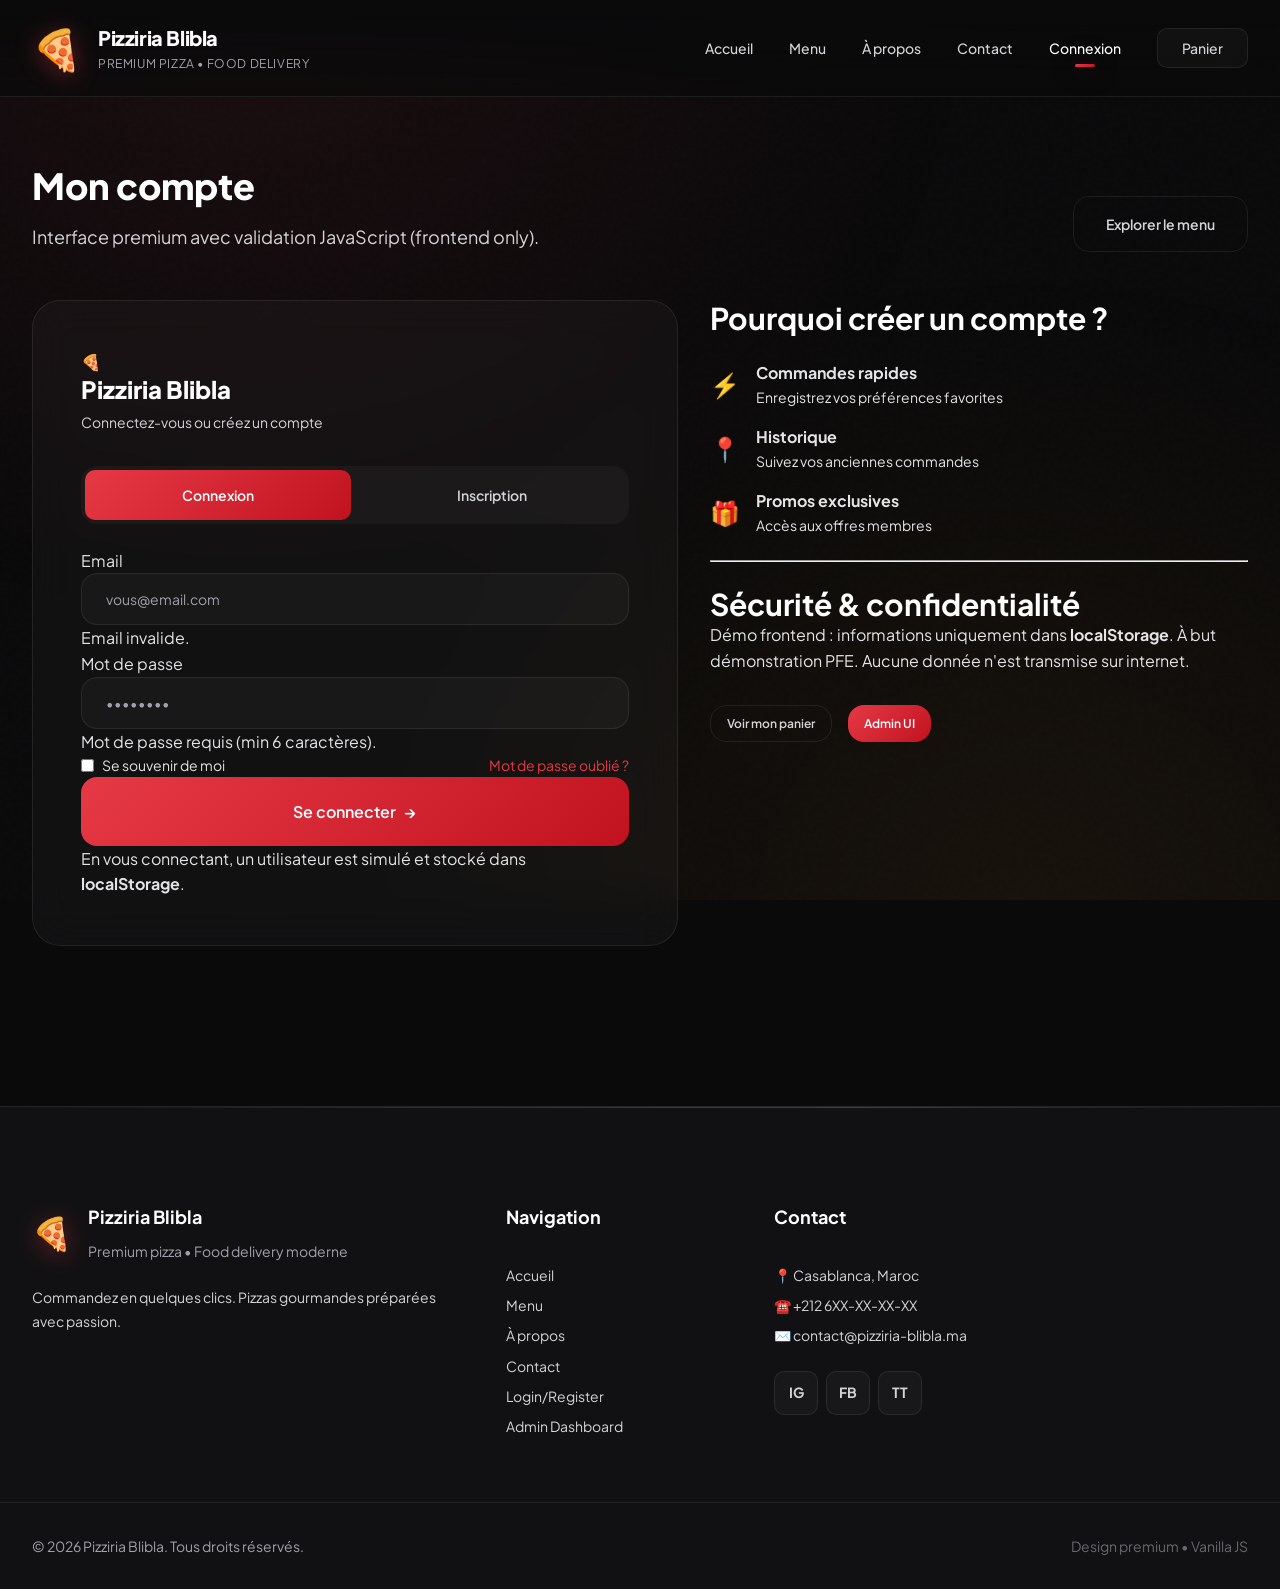
<file: admin.html>
<!DOCTYPE html>
<html lang="fr">
<head>
  <meta charset="UTF-8">
  <meta name="viewport" content="width=device-width, initial-scale=1.0">
  <title>Pizziria Blibla — Admin Dashboard</title>

  <link rel="preconnect" href="https://fonts.googleapis.com">
  <link rel="preconnect" href="https://fonts.gstatic.com" crossorigin>
  <link href="https://fonts.googleapis.com/css2?family=Syne:wght@400;500;600;700;800&family=DM+Sans:wght@300;400;500;600;700&display=swap" rel="stylesheet">

  <link rel="stylesheet" href="styles/admin-new.css">
</head>

<body class="admin-body">

  <!-- Sidebar -->
  <aside class="sidebar" id="sidebar">
    <div class="sidebar-logo">
      <div class="sidebar-logo-icon">🍕</div>
      <div class="sidebar-logo-text">
        <span class="sidebar-logo-name">Pizziria</span>
        <span class="sidebar-logo-sub">Blibla Admin</span>
      </div>
    </div>

    <nav class="sidebar-nav">
      <a class="sidebar-link active" href="#" data-section="overview">
        <svg class="sidebar-icon" viewBox="0 0 24 24" fill="none" stroke="currentColor" stroke-width="2"><rect x="3" y="3" width="7" height="7" rx="1"/><rect x="14" y="3" width="7" height="7" rx="1"/><rect x="3" y="14" width="7" height="7" rx="1"/><rect x="14" y="14" width="7" height="7" rx="1"/></svg>
        <span>Vue d'ensemble</span>
      </a>
      <a class="sidebar-link" href="#" data-section="orders">
        <svg class="sidebar-icon" viewBox="0 0 24 24" fill="none" stroke="currentColor" stroke-width="2"><path d="M9 5H7a2 2 0 00-2 2v12a2 2 0 002 2h10a2 2 0 002-2V7a2 2 0 00-2-2h-2"/><rect x="9" y="3" width="6" height="4" rx="1"/><path d="M9 12h6M9 16h4"/></svg>
        <span>Commandes</span>
        <span class="sidebar-badge" id="sidebarPendingCount">0</span>
      </a>
      <a class="sidebar-link" href="#" data-section="products">
        <svg class="sidebar-icon" viewBox="0 0 24 24" fill="none" stroke="currentColor" stroke-width="2"><circle cx="12" cy="12" r="10"/><path d="M8 12h8M12 8v8"/></svg>
        <span>Produits</span>
      </a>
      <a class="sidebar-link" href="#" data-section="customers">
        <svg class="sidebar-icon" viewBox="0 0 24 24" fill="none" stroke="currentColor" stroke-width="2"><path d="M17 21v-2a4 4 0 00-4-4H5a4 4 0 00-4 4v2"/><circle cx="9" cy="7" r="4"/><path d="M23 21v-2a4 4 0 00-3-3.87M16 3.13a4 4 0 010 7.75"/></svg>
        <span>Clients</span>
      </a>
      <a class="sidebar-link" href="#" data-section="analytics">
        <svg class="sidebar-icon" viewBox="0 0 24 24" fill="none" stroke="currentColor" stroke-width="2"><polyline points="22 12 18 12 15 21 9 3 6 12 2 12"/></svg>
        <span>Analytics</span>
      </a>
    </nav>

    <div class="sidebar-footer">
      <div class="sidebar-stock-alert" id="sidebarStockAlert">
        <svg viewBox="0 0 24 24" fill="none" stroke="currentColor" stroke-width="2" width="14" height="14"><path d="M10.29 3.86L1.82 18a2 2 0 001.71 3h16.94a2 2 0 001.71-3L13.71 3.86a2 2 0 00-3.42 0z"/></svg>
        <span><strong id="sidebarLowStockCount">0</strong> ruptures de stock</span>
      </div>
      <button class="sidebar-logout-btn" id="adminLogoutBtn">
        <svg viewBox="0 0 24 24" fill="none" stroke="currentColor" stroke-width="2" width="16" height="16"><path d="M9 21H5a2 2 0 01-2-2V5a2 2 0 012-2h4"/><polyline points="16 17 21 12 16 7"/><line x1="21" y1="12" x2="9" y2="12"/></svg>
        Déconnexion
      </button>
    </div>
  </aside>

  <!-- Mobile overlay -->
  <div class="sidebar-overlay" id="sidebarOverlay"></div>

  <!-- Main content -->
  <div class="main-wrapper">

    <!-- Topbar -->
    <header class="topbar">
      <button class="topbar-toggle" id="sidebarToggle" aria-label="Menu">
        <span></span><span></span><span></span>
      </button>

      <div class="topbar-title" id="topbarTitle">Vue d'ensemble</div>

      <div class="topbar-actions">
        <a href="menu.html" class="topbar-link">
          <svg viewBox="0 0 24 24" fill="none" stroke="currentColor" stroke-width="2" width="16" height="16"><circle cx="12" cy="12" r="10"/><line x1="2" y1="12" x2="22" y2="12"/><path d="M12 2a15.3 15.3 0 014 10 15.3 15.3 0 01-4 10 15.3 15.3 0 01-4-10 15.3 15.3 0 014-10z"/></svg>
          Voir le menu
        </a>
        <div class="topbar-admin">
          <div class="topbar-admin-dot"></div>
          <span>Admin</span>
        </div>
      </div>
    </header>

    <!-- Main -->
    <main class="main-content" id="main">

      <!-- ========== OVERVIEW ========== -->
      <section class="section" id="section-overview">
        <div class="section-header">
          <div>
            <div class="section-tag">Dashboard</div>
            <h1 class="section-title">Vue d'ensemble</h1>
            <p class="section-sub">Statistiques en temps réel · LocalStorage</p>
          </div>
          <div class="section-actions">
            <button class="btn btn-ghost" id="mockUpdateBtn">
              <svg viewBox="0 0 24 24" fill="none" stroke="currentColor" stroke-width="2" width="15" height="15"><polyline points="23 4 23 10 17 10"/><path d="M20.49 15a9 9 0 11-2.12-9.36L23 10"/></svg>
              Avancer statuts
            </button>
            <button class="btn btn-primary" id="mockSimulateBtn">
              <svg viewBox="0 0 24 24" fill="none" stroke="currentColor" stroke-width="2" width="15" height="15"><line x1="12" y1="5" x2="12" y2="19"/><line x1="5" y1="12" x2="19" y2="12"/></svg>
              Simuler commande
            </button>
          </div>
        </div>

        <!-- Stats cards -->
        <div class="stats-grid">
          <div class="stat-card stat-card--primary">
            <div class="stat-card-icon">
              <svg viewBox="0 0 24 24" fill="none" stroke="currentColor" stroke-width="2"><circle cx="12" cy="12" r="10"/><path d="M8 12h8M12 8v8"/></svg>
            </div>
            <div class="stat-card-body">
              <div class="stat-card-label">Total Produits</div>
              <div class="stat-card-value" id="statTotalProducts">0</div>
            </div>
            <div class="stat-card-trend">
              <svg viewBox="0 0 24 24" fill="none" stroke="currentColor" stroke-width="2" width="14"><polyline points="22 7 13.5 15.5 8.5 10.5 2 17"/></svg>
              menu actif
            </div>
          </div>

          <div class="stat-card stat-card--accent">
            <div class="stat-card-icon">
              <svg viewBox="0 0 24 24" fill="none" stroke="currentColor" stroke-width="2"><path d="M9 5H7a2 2 0 00-2 2v12a2 2 0 002 2h10a2 2 0 002-2V7a2 2 0 00-2-2h-2"/><rect x="9" y="3" width="6" height="4" rx="1"/></svg>
            </div>
            <div class="stat-card-body">
              <div class="stat-card-label">Total Commandes</div>
              <div class="stat-card-value" id="statOrders">0</div>
            </div>
            <div class="stat-card-trend">
              <svg viewBox="0 0 24 24" fill="none" stroke="currentColor" stroke-width="2" width="14"><polyline points="22 7 13.5 15.5 8.5 10.5 2 17"/></svg>
              toutes périodes
            </div>
          </div>

          <div class="stat-card stat-card--green">
            <div class="stat-card-icon">
              <svg viewBox="0 0 24 24" fill="none" stroke="currentColor" stroke-width="2"><line x1="12" y1="1" x2="12" y2="23"/><path d="M17 5H9.5a3.5 3.5 0 000 7h5a3.5 3.5 0 010 7H6"/></svg>
            </div>
            <div class="stat-card-body">
              <div class="stat-card-label">Chiffre d'affaires</div>
              <div class="stat-card-value" id="statRevenue">0 DH</div>
            </div>
            <div class="stat-card-trend">
              <svg viewBox="0 0 24 24" fill="none" stroke="currentColor" stroke-width="2" width="14"><polyline points="22 7 13.5 15.5 8.5 10.5 2 17"/></svg>
              <span id="statRevenueToday">0 DH</span> aujourd'hui
            </div>
          </div>

          <div class="stat-card stat-card--blue">
            <div class="stat-card-icon">
              <svg viewBox="0 0 24 24" fill="none" stroke="currentColor" stroke-width="2"><path d="M17 21v-2a4 4 0 00-4-4H5a4 4 0 00-4 4v2"/><circle cx="9" cy="7" r="4"/></svg>
            </div>
            <div class="stat-card-body">
              <div class="stat-card-label">Clients Actifs</div>
              <div class="stat-card-value" id="statClients">0</div>
            </div>
            <div class="stat-card-trend">
              <svg viewBox="0 0 24 24" fill="none" stroke="currentColor" stroke-width="2" width="14"><polyline points="22 7 13.5 15.5 8.5 10.5 2 17"/></svg>
              clients uniques
            </div>
          </div>
        </div>

        <!-- Secondary widgets -->
        <div class="widgets-row">
          <div class="widget-card widget-card--alert">
            <div class="widget-card-header">
              <div class="widget-card-title">
                <svg viewBox="0 0 24 24" fill="none" stroke="currentColor" stroke-width="2" width="16"><path d="M10.29 3.86L1.82 18a2 2 0 001.71 3h16.94a2 2 0 001.71-3L13.71 3.86a2 2 0 00-3.42 0z"/></svg>
                Ruptures de stock
              </div>
            </div>
            <div class="widget-card-value" id="adminLowStockValue">0</div>
            <div class="widget-card-sub">produits indisponibles dans le menu</div>
          </div>

          <div class="widget-card widget-card--orders">
            <div class="widget-card-header">
              <div class="widget-card-title">
                <svg viewBox="0 0 24 24" fill="none" stroke="currentColor" stroke-width="2" width="16"><circle cx="12" cy="12" r="10"/><polyline points="12 6 12 12 16 14"/></svg>
                En attente
              </div>
            </div>
            <div class="widget-card-value" id="statPending">0</div>
            <div class="widget-card-sub">commandes à traiter</div>
          </div>

          <div class="widget-card widget-card--delivered">
            <div class="widget-card-header">
              <div class="widget-card-title">
                <svg viewBox="0 0 24 24" fill="none" stroke="currentColor" stroke-width="2" width="16"><polyline points="20 6 9 17 4 12"/></svg>
                Livrées
              </div>
            </div>
            <div class="widget-card-value" id="statDelivered">0</div>
            <div class="widget-card-sub">commandes complétées</div>
          </div>

          <div class="widget-card widget-card--chart">
            <div class="widget-card-header">
              <div class="widget-card-title">
                <svg viewBox="0 0 24 24" fill="none" stroke="currentColor" stroke-width="2" width="16"><polyline points="22 12 18 12 15 21 9 3 6 12 2 12"/></svg>
                Graphiques
              </div>
              <span class="badge-soon">Bientôt</span>
            </div>
            <div class="chart-placeholder">
              <div class="chart-bar" style="height:40%"></div>
              <div class="chart-bar" style="height:70%"></div>
              <div class="chart-bar" style="height:55%"></div>
              <div class="chart-bar" style="height:90%"></div>
              <div class="chart-bar" style="height:65%"></div>
              <div class="chart-bar" style="height:80%"></div>
              <div class="chart-bar" style="height:45%"></div>
            </div>
          </div>
        </div>
      </section>

      <!-- ========== ORDERS ========== -->
      <section class="section" id="section-orders" style="display:none">
        <div class="section-header">
          <div>
            <div class="section-tag">Gestion</div>
            <h1 class="section-title">Commandes</h1>
            <p class="section-sub">Recherche, filtres, mise à jour statuts</p>
          </div>
          <span class="live-badge">
            <span class="live-dot"></span> Live
          </span>
        </div>

        <div class="card">
          <div class="card-toolbar">
            <div class="search-box">
              <svg viewBox="0 0 24 24" fill="none" stroke="currentColor" stroke-width="2" width="16" height="16"><circle cx="11" cy="11" r="8"/><line x1="21" y1="21" x2="16.65" y2="16.65"/></svg>
              <input type="search" id="adminOrdersSearch" placeholder="Commande, client, produit...">
            </div>
            <select class="filter-select" id="adminOrdersStatus">
              <option value="all">Tous les statuts</option>
              <option value="pending">En attente</option>
              <option value="confirmed">Confirmée</option>
              <option value="preparing">En préparation</option>
              <option value="delivered">Livrée</option>
              <option value="cancelled">Annulée</option>
            </select>
          </div>

          <div class="table-wrap">
            <table class="data-table" aria-label="Liste des commandes">
              <thead>
                <tr>
                  <th>Commande</th>
                  <th>Articles</th>
                  <th>Total</th>
                  <th>Statut</th>
                  <th>Date</th>
                  <th>Action</th>
                </tr>
              </thead>
              <tbody id="ordersTbody">
                <tr class="empty-row">
                  <td colspan="6">
                    <div class="empty-state">
                      <svg viewBox="0 0 24 24" fill="none" stroke="currentColor" stroke-width="1.5" width="40" height="40"><path d="M9 5H7a2 2 0 00-2 2v12a2 2 0 002 2h10a2 2 0 002-2V7a2 2 0 00-2-2h-2"/><rect x="9" y="3" width="6" height="4" rx="1"/></svg>
                      <span>Aucune commande trouvée</span>
                    </div>
                  </td>
                </tr>
              </tbody>
            </table>
          </div>
          <div class="card-hint">Modifiez le statut via la liste déroulante — sauvegarde automatique localStorage.</div>
        </div>
      </section>

      <!-- ========== PRODUCTS ========== -->
      <section class="section" id="section-products" style="display:none">
        <div class="section-header">
          <div>
            <div class="section-tag">CRUD</div>
            <h1 class="section-title">Produits</h1>
            <p class="section-sub">Ajout, modification, suppression · localStorage</p>
          </div>
          <div class="section-actions">
            <button class="btn btn-ghost" id="menuResetBtn">
              <svg viewBox="0 0 24 24" fill="none" stroke="currentColor" stroke-width="2" width="15" height="15"><polyline points="1 4 1 10 7 10"/><path d="M3.51 15a9 9 0 102.13-9.36L1 10"/></svg>
              Reset menu
            </button>
            <button class="btn btn-primary" id="menuAddBtn">
              <svg viewBox="0 0 24 24" fill="none" stroke="currentColor" stroke-width="2" width="15" height="15"><line x1="12" y1="5" x2="12" y2="19"/><line x1="5" y1="12" x2="19" y2="12"/></svg>
              Ajouter produit
            </button>
          </div>
        </div>

        <div class="products-layout">
          <!-- Form panel -->
          <div class="card form-card">
            <div class="form-card-header">
              <h3 class="form-card-title" id="adminFormModeLabel">Ajouter un produit</h3>
              <p class="form-card-sub">Tous les champs marqués * sont requis</p>
            </div>

            <div class="form-grid">
              <div class="form-group">
                <label class="form-label">Nom <span class="req">*</span></label>
                <input class="form-input" id="adminProductName" type="text" placeholder="Ex: Diablo">
                <div class="form-error" id="adminProductNameError">Nom requis</div>
              </div>

              <div class="form-group">
                <label class="form-label">Prix (DH) <span class="req">*</span></label>
                <input class="form-input" id="adminProductPrice" type="number" min="0" step="0.01" placeholder="Ex: 90">
                <div class="form-error" id="adminProductPriceError">Prix invalide</div>
              </div>

              <div class="form-group form-group--full">
                <label class="form-label">Description <span class="req">*</span></label>
                <textarea class="form-input form-textarea" id="adminProductDescription" rows="3" placeholder="Décrivez le produit..."></textarea>
                <div class="form-error" id="adminProductDescriptionError">Description requise</div>
              </div>

              <div class="form-group form-group--full">
                <label class="form-label">Image URL <span class="req">*</span></label>
                <input class="form-input" id="adminProductImage" type="url" placeholder="https://...">
                <div class="form-error" id="adminProductImageError">Image requise</div>
              </div>

              <div class="form-group">
                <label class="form-label">Catégorie <span class="req">*</span></label>
                <select class="form-input form-select" id="adminProductCategory"></select>
                <div class="form-error" id="adminProductCategoryError">Catégorie requise</div>
              </div>

              <div class="form-group">
                <label class="form-label">Badge</label>
                <select class="form-input form-select" id="adminProductBadge">
                  <option value="">— Aucun —</option>
                  <option value="Best Seller">Best Seller</option>
                  <option value="Hot">Hot</option>
                  <option value="New">New</option>
                  <option value="Promo">Promo</option>
                </select>
              </div>

              <div class="form-group form-group--toggle">
                <label class="form-label">Disponibilité</label>
                <label class="toggle-switch">
                  <input type="checkbox" id="adminProductAvailable" checked>
                  <span class="toggle-track">
                    <span class="toggle-thumb"></span>
                  </span>
                  <span class="toggle-label" id="availableLabel">Actif</span>
                </label>
              </div>
            </div>

            <div class="form-actions">
              <button class="btn btn-primary btn-full" id="adminProductSubmitBtn">
                <svg viewBox="0 0 24 24" fill="none" stroke="currentColor" stroke-width="2" width="15" height="15"><polyline points="20 6 9 17 4 12"/></svg>
                Ajouter le produit
              </button>
              <button class="btn btn-ghost" id="adminProductCancelEditBtn" style="display:none;">
                Annuler l'édition
              </button>
            </div>
          </div>

          <!-- List panel -->
          <div class="card list-card">
            <div class="card-toolbar">
              <div class="search-box">
                <svg viewBox="0 0 24 24" fill="none" stroke="currentColor" stroke-width="2" width="16" height="16"><circle cx="11" cy="11" r="8"/><line x1="21" y1="21" x2="16.65" y2="16.65"/></svg>
                <input type="search" id="adminMenuSearch" placeholder="Rechercher un produit...">
              </div>
            </div>

            <div class="table-wrap">
              <table class="data-table" aria-label="Gestion des produits">
                <thead>
                  <tr>
                    <th>Produit</th>
                    <th>Catégorie</th>
                    <th>Prix</th>
                    <th>Actions</th>
                  </tr>
                </thead>
                <tbody id="menuTbody">
                  <tr class="empty-row">
                    <td colspan="4">
                      <div class="empty-state">
                        <svg viewBox="0 0 24 24" fill="none" stroke="currentColor" stroke-width="1.5" width="40" height="40"><circle cx="12" cy="12" r="10"/><path d="M8 12h8M12 8v8"/></svg>
                        <span>Aucun produit trouvé</span>
                      </div>
                    </td>
                  </tr>
                </tbody>
              </table>
            </div>
            <div class="card-hint">Cliquez sur <strong>Modifier</strong> pour éditer, <strong>Supprimer</strong> pour retirer du menu.</div>
          </div>
        </div>
      </section>

      <!-- ========== CUSTOMERS ========== -->
      <section class="section" id="section-customers" style="display:none">
        <div class="section-header">
          <div>
            <div class="section-tag">CRM</div>
            <h1 class="section-title">Clients</h1>
            <p class="section-sub">Clients actifs et statistiques du jour</p>
          </div>
          <span class="live-badge">
            <span class="live-dot"></span> Live Stats
          </span>
        </div>

        <div class="stats-grid stats-grid--2">
          <div class="stat-card stat-card--blue">
            <div class="stat-card-icon">
              <svg viewBox="0 0 24 24" fill="none" stroke="currentColor" stroke-width="2"><path d="M17 21v-2a4 4 0 00-4-4H5a4 4 0 00-4 4v2"/><circle cx="9" cy="7" r="4"/></svg>
            </div>
            <div class="stat-card-body">
              <div class="stat-card-label">Clients Actifs</div>
              <div class="stat-card-value customer-stat-clients">0</div>
            </div>
            <div class="stat-card-trend">Emails uniques enregistrés</div>
          </div>

          <div class="stat-card stat-card--green">
            <div class="stat-card-icon">
              <svg viewBox="0 0 24 24" fill="none" stroke="currentColor" stroke-width="2"><line x1="12" y1="1" x2="12" y2="23"/><path d="M17 5H9.5a3.5 3.5 0 000 7h5a3.5 3.5 0 010 7H6"/></svg>
            </div>
            <div class="stat-card-body">
              <div class="stat-card-label">Revenus Aujourd'hui</div>
              <div class="stat-card-value customer-stat-revenue-today">0 DH</div>
            </div>
            <div class="stat-card-trend">Commandes passées aujourd'hui</div>
          </div>
        </div>
      </section>

      <!-- ========== ANALYTICS ========== -->
      <section class="section" id="section-analytics" style="display:none">
        <div class="section-header">
          <div>
            <div class="section-tag">Insights</div>
            <h1 class="section-title">Analytics</h1>
            <p class="section-sub">Visualisations et tendances de vente</p>
          </div>
        </div>

        <div class="card analytics-card">
          <div class="analytics-tags">
            <span class="atag atag--red">Revenue</span>
            <span class="atag atag--orange">Commandes</span>
            <span class="atag atag--green">Livraisons</span>
          </div>
          <div class="analytics-chart-area">
            <div class="analytics-soon">
              <svg viewBox="0 0 24 24" fill="none" stroke="currentColor" stroke-width="1.5" width="48" height="48"><polyline points="22 12 18 12 15 21 9 3 6 12 2 12"/></svg>
              <div class="analytics-soon-title">Graphiques bientôt disponibles</div>
              <div class="analytics-soon-sub">Connexion backend requise pour les données temps réel</div>
            </div>
          </div>
        </div>
      </section>

    </main>
  </div>

  <!-- Toast container -->
  <div class="toast-container" id="adminToastContainer" aria-live="polite"></div>

  <script src="js/data.js"></script>
  <script src="js/storage.js"></script>
  <script src="js/ui.js"></script>
  <script src="js/admin-new.js"></script>
</body>
</html>
</file>
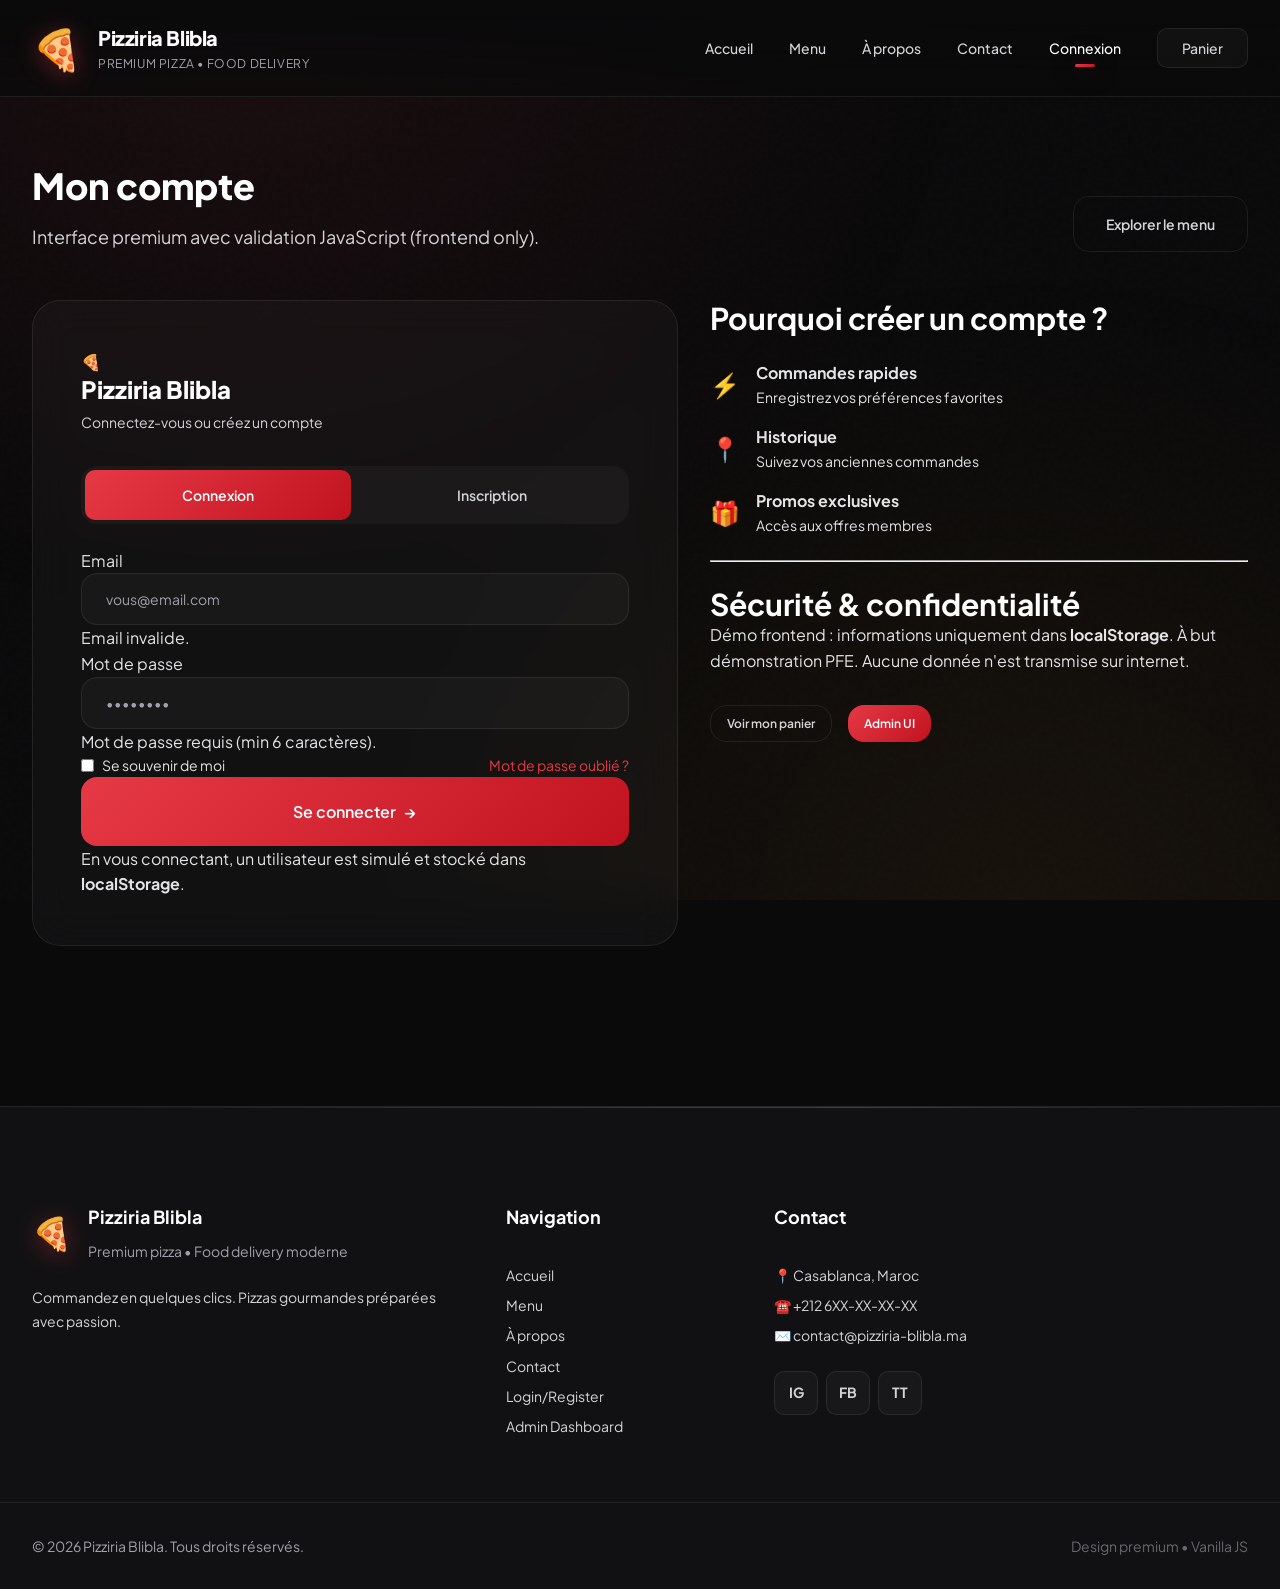
<file: auth.html>
<!DOCTYPE html>
<html lang="fr">
<head>
  <meta charset="UTF-8">
  <meta name="viewport" content="width=device-width, initial-scale=1.0">
  <title>Pizziria Blibla — Connexion / Inscription</title>

  <link rel="preconnect" href="https://fonts.googleapis.com">
  <link rel="preconnect" href="https://fonts.gstatic.com" crossorigin>
  <link href="https://fonts.googleapis.com/css2?family=Plus+Jakarta+Sans:wght@400;500;600;700;800&display=swap" rel="stylesheet">

  <link rel="stylesheet" href="styles/global.css">
  <link rel="stylesheet" href="styles/components.css">
  <style>
    .form-row-between {
      display: flex;
      justify-content: space-between;
      align-items: center;
    }
  </style>
</head>

<body>
  <a class="skip-link" href="#main">Aller au contenu</a>

  <header class="site-header">
    <div class="container header-inner">
      <a class="brand" href="index.html" aria-label="Pizziria Blibla">
        <span class="brand-mark" aria-hidden="true">🍕</span>
        <span class="brand-text">
          <span class="brand-name">Pizziria Blibla</span>
          <span class="brand-tag">Premium Pizza • Food Delivery</span>
        </span>
      </a>

      <nav class="nav" aria-label="Navigation principale">
        <a class="nav-link" href="index.html">Accueil</a>
        <a class="nav-link" href="menu.html">Menu</a>
        <a class="nav-link" href="about.html">À propos</a>
        <a class="nav-link" href="contact.html">Contact</a>
        <a class="nav-link is-active" href="auth.html">Connexion</a>
        <a class="nav-link nav-link-cart" href="cart.html">
          Panier <span class="badge badge-pill" id="navCartCount">0</span>
        </a>
      </nav>

      <button class="nav-toggle" type="button" aria-label="Ouvrir le menu" aria-expanded="false" data-nav-toggle>
        <span aria-hidden="true"></span>
        <span aria-hidden="true"></span>
        <span aria-hidden="true"></span>
      </button>
    </div>
  </header>

  <main id="main" class="page">
    <section class="page-hero">
      <div class="container">
        <div class="section-head" data-reveal>
          <div>
            <h1 class="page-title">Mon compte</h1>
            <p class="page-lead">Interface premium avec validation JavaScript (frontend only).</p>
          </div>
          <div>
            <a class="btn btn-ghost" href="menu.html">Explorer le menu</a>
          </div>
        </div>

        <div class="auth-wrap">
          <!-- Auth Panel -->
          <div class="auth-panel" data-reveal>
            <div class="auth-header">
              <div class="auth-emoji">🍕</div>
              <h2 class="auth-title">Pizziria Blibla</h2>
              <p class="auth-sub">Connectez-vous ou créez un compte</p>
            </div>

            <div class="tab-row" role="tablist" aria-label="Choisir une action">
              <button class="tab-btn is-active" type="button" id="tabLogin" role="tab" aria-selected="true">
                Connexion
              </button>
              <button class="tab-btn" type="button" id="tabRegister" role="tab" aria-selected="false">
                Inscription
              </button>
            </div>

            <!-- Login Form -->
            <div id="loginPanel" class="login-panel">
              <form id="loginForm" class="form-grid" novalidate>
                <div>
                  <div class="label">Email</div>
                  <input class="field" id="loginEmail" type="email" placeholder="vous@email.com" required>
                  <div class="err" id="errLoginEmail">Email invalide.</div>
                </div>

                <div>
                  <div class="label">Mot de passe</div>
                  <input class="field" id="loginPassword" type="password" placeholder="••••••••" required minlength="6">
                  <div class="err" id="errLoginPassword">Mot de passe requis (min 6 caractères).</div>
                </div>

                <div class="form-row-between">
                  <label style="display: flex; align-items: center; gap: var(--space-sm); color: var(--gray-4); font-size: var(--font-size-sm); cursor: pointer;">
                    <input type="checkbox" style="accent-color: var(--primary);"> Se souvenir de moi
                  </label>
                  <a href="#" style="color: var(--primary); font-size: var(--font-size-sm);">Mot de passe oublié ?</a>
                </div>

                <button class="btn btn-primary btn-lg btn-block" type="submit">
                  Se connecter
                  <span class="btn-icon">→</span>
                </button>

                <div class="inline-help">
                  En vous connectant, un utilisateur est simulé et stocké dans <b>localStorage</b>.
                </div>
              </form>
            </div>

            <!-- Register Form -->
            <div id="registerPanel" style="margin-top: var(--space-lg); display: none;">
              <form id="registerForm" class="form-grid" novalidate>
                <div>
                  <div class="label">Nom complet</div>
                  <input class="field" id="registerName" type="text" placeholder="Votre nom" required minlength="2">
                  <div class="err" id="errRegisterName">Nom invalide (min 2 caractères).</div>
                </div>

                <div>
                  <div class="label">Email</div>
                  <input class="field" id="registerEmail" type="email" placeholder="vous@email.com" required>
                  <div class="err" id="errRegisterEmail">Email invalide.</div>
                </div>

                <div>
                  <div class="label">Mot de passe</div>
                  <input class="field" id="registerPassword" type="password" placeholder="••••••••" required minlength="6">
                  <div class="err" id="errRegisterPassword">Mot de passe requis (min 6 caractères).</div>
                </div>

                <div>
                  <div class="label">Confirmer le mot de passe</div>
                  <input class="field" id="registerPasswordConfirm" type="password" placeholder="••••••••" required>
                  <div class="err" id="errRegisterPasswordConfirm">Les mots de passe ne correspondent pas.</div>
                </div>

                <label style="display: flex; align-items: flex-start; gap: var(--space-sm); color: var(--gray-4); font-size: var(--font-size-sm); cursor: pointer; line-height: 1.4;">
                  <input type="checkbox" required style="accent-color: var(--primary); margin-top: 2px;">
                  J'accepte les <a href="#" style="color: var(--primary);">conditions d'utilisation</a> et la <a href="#" style="color: var(--primary);">politique de confidentialité</a>
                </label>

                <button class="btn btn-primary btn-lg btn-block" type="submit">
                  Créer mon compte
                  <span class="btn-icon">→</span>
                </button>

                <div class="inline-help">
                  Les données sont simulées côté client. Aucun envoi réseau.
                </div>
              </form>
            </div>
          </div>

          <!-- Info Panel -->
          <aside class="premium-side" data-reveal>
            <h3>Pourquoi créer un compte ?</h3>
            <div style="display: flex; flex-direction: column; gap: var(--space-md); margin: var(--space-lg) 0;">
              <div style="display: flex; align-items: center; gap: var(--space-md);">
                <span style="font-size: 1.5rem;">⚡</span>
                <div>
                  <strong>Commandes rapides</strong>
                  <p style="margin: 0; font-size: var(--font-size-sm);">Enregistrez vos préférences favorites</p>
                </div>
              </div>
              <div style="display: flex; align-items: center; gap: var(--space-md);">
                <span style="font-size: 1.5rem;">📍</span>
                <div>
                  <strong>Historique</strong>
                  <p style="margin: 0; font-size: var(--font-size-sm);">Suivez vos anciennes commandes</p>
                </div>
              </div>
              <div style="display: flex; align-items: center; gap: var(--space-md);">
                <span style="font-size: 1.5rem;">🎁</span>
                <div>
                  <strong>Promos exclusives</strong>
                  <p style="margin: 0; font-size: var(--font-size-sm);">Accès aux offres membres</p>
                </div>
              </div>
            </div>

            <hr class="sep">

            <h3 style="margin-top: var(--space-lg);">Sécurité & confidentialité</h3>
            <p>
              Démo frontend : informations uniquement dans <b>localStorage</b>.
              À but démonstration PFE. Aucune donnée n'est transmise sur internet.
            </p>

            <div style="margin-top: var(--space-xl); display: flex; gap: var(--space-md); flex-wrap: wrap;">
              <a class="btn btn-ghost btn-sm" href="cart.html">Voir mon panier</a>
              <a class="btn btn-primary btn-sm" href="admin.html">Admin UI</a>
            </div>
          </aside>
        </div>
      </div>
    </section>
  </main>

  <footer class="site-footer">
    <div class="container footer-grid">
      <div class="footer-col">
        <div class="footer-brand">
          <span class="brand-mark" aria-hidden="true">🍕</span>
          <div>
            <div class="footer-title">Pizziria Blibla</div>
            <div class="footer-sub">Premium pizza • Food delivery moderne</div>
          </div>
        </div>
        <p class="footer-text">
          Commandez en quelques clics. Pizzas gourmandes préparées avec passion.
        </p>
      </div>

      <div class="footer-col">
        <div class="footer-title">Navigation</div>
        <div class="footer-links">
          <a href="index.html">Accueil</a>
          <a href="menu.html">Menu</a>
          <a href="about.html">À propos</a>
          <a href="contact.html">Contact</a>
          <a href="auth.html">Login/Register</a>
          <a href="admin.html">Admin Dashboard</a>
        </div>
      </div>

      <div class="footer-col">
        <div class="footer-title">Contact</div>
        <div class="footer-links">
          <span>📍 Casablanca, Maroc</span>
          <span>☎️ +212 6XX-XX-XX-XX</span>
          <span>✉️ contact@pizziria-blibla.ma</span>
        </div>
        <div class="footer-social">
          <a class="social-btn" href="#" aria-label="Instagram">IG</a>
          <a class="social-btn" href="#" aria-label="Facebook">FB</a>
          <a class="social-btn" href="#" aria-label="TikTok">TT</a>
        </div>
      </div>
    </div>

    <div class="container footer-bottom">
      <span>© <span id="year"></span> Pizziria Blibla. Tous droits réservés.</span>
      <span class="footer-mini">Design premium • Vanilla JS</span>
    </div>
  </footer>

  <script src="js/data.js"></script>
  <script src="js/storage.js"></script>
  <script src="js/ui.js"></script>
  <script src="js/scrollReveal.js"></script>
  <script src="js/auth.js"></script>
</body>
</html>
</file>
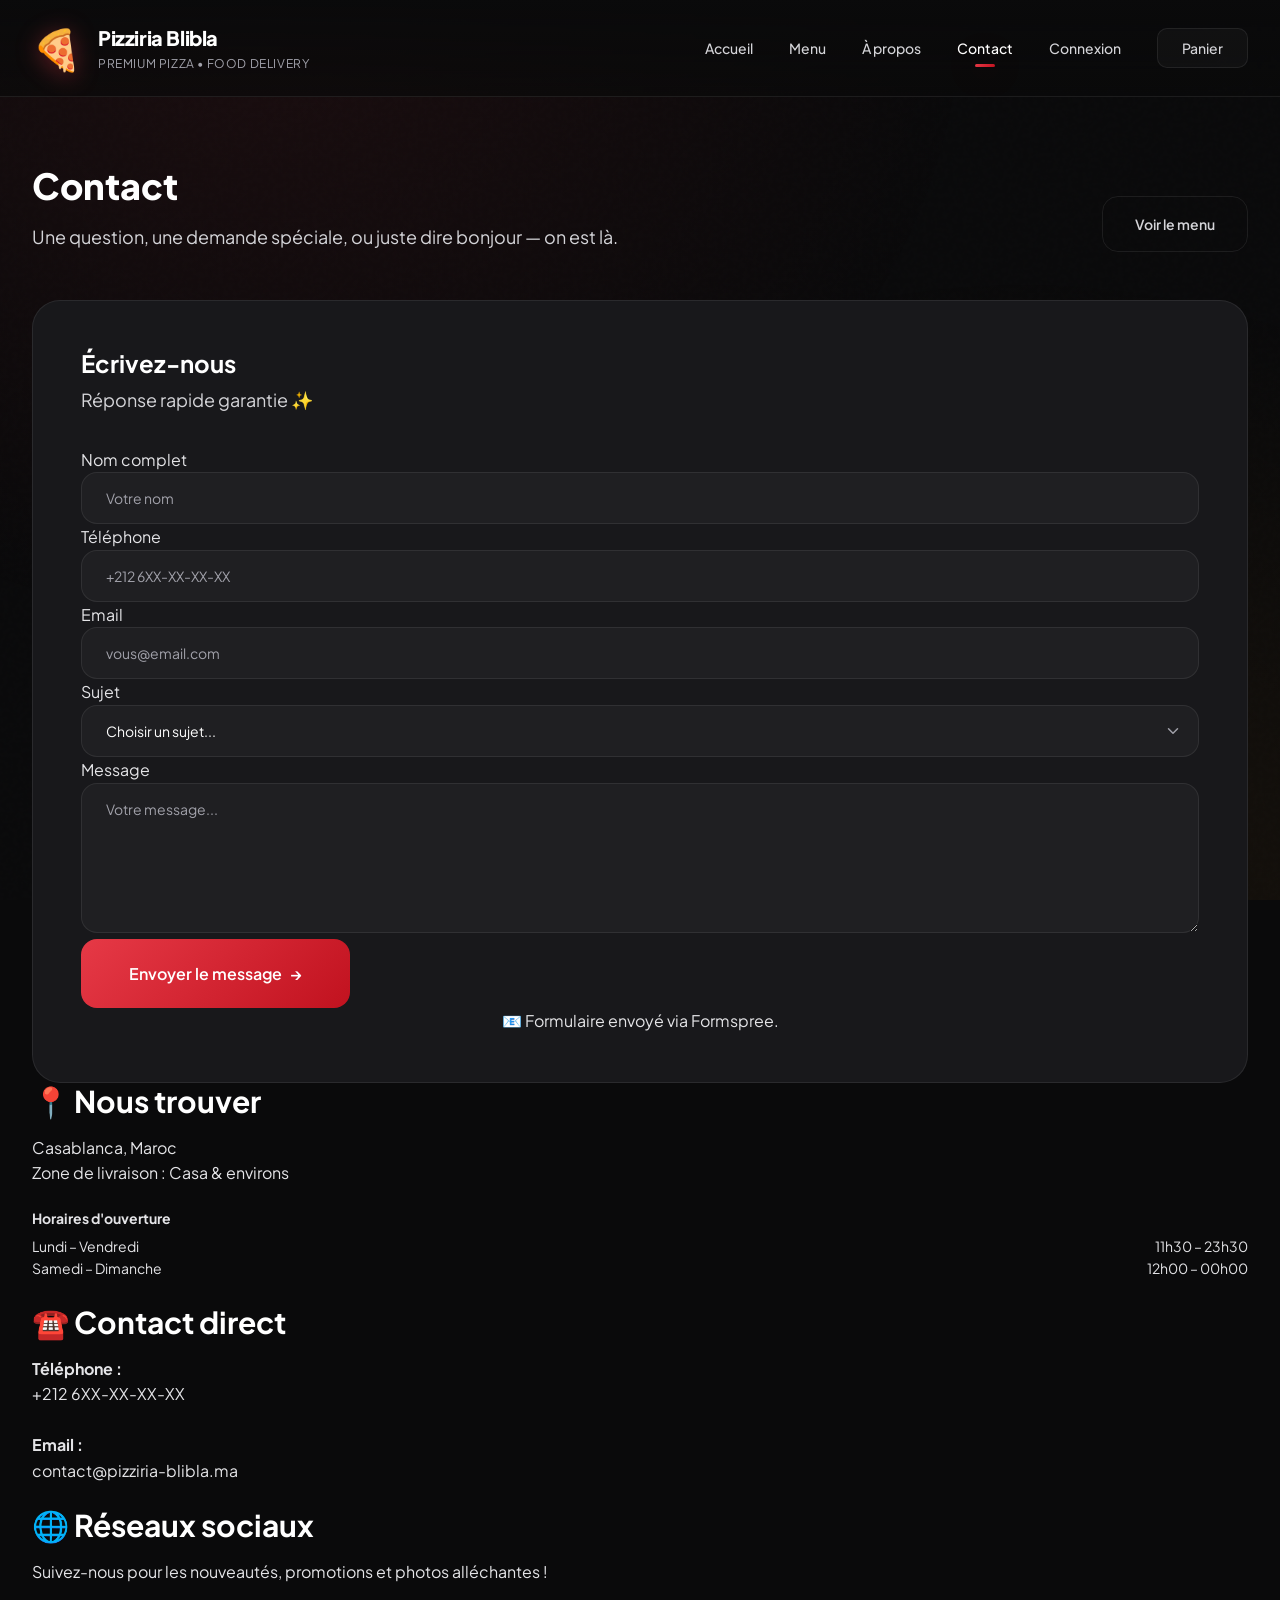
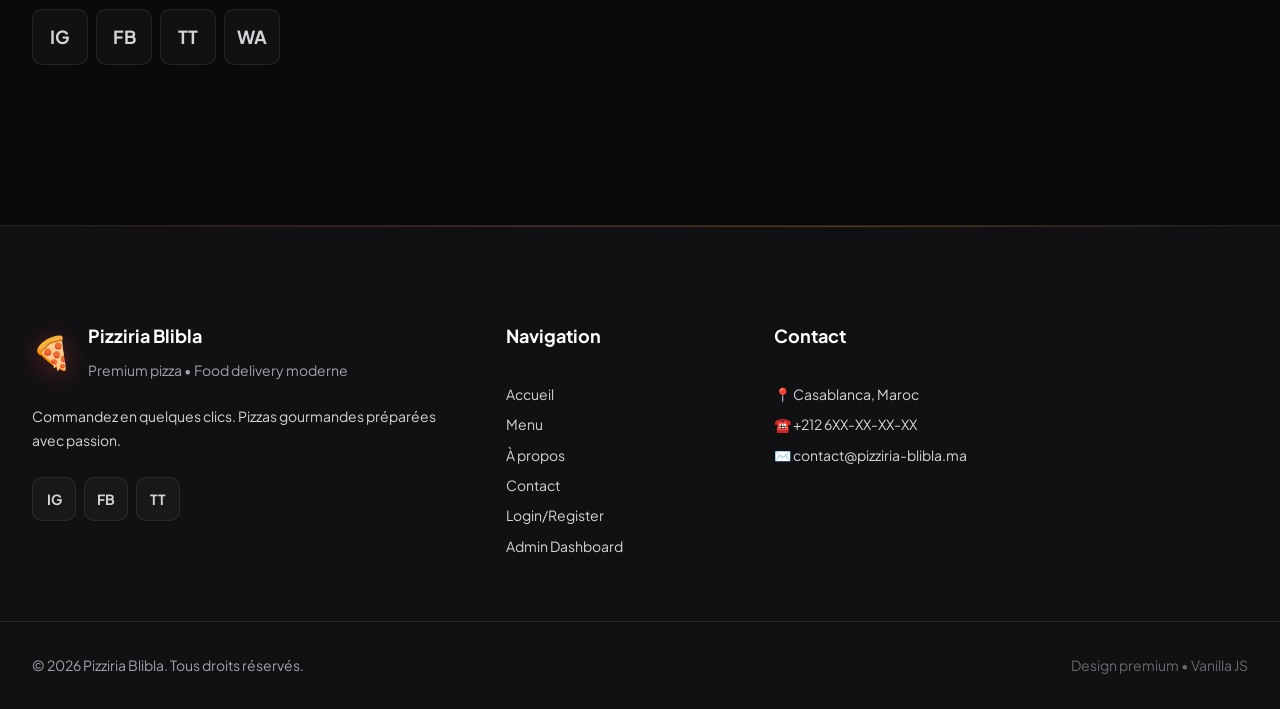
<file: contact.html>
<!DOCTYPE html>
<html lang="fr">
<head>
  <meta charset="UTF-8">
  <meta name="viewport" content="width=device-width, initial-scale=1.0">
  <title>Pizziria Blibla — Contact</title>

  <link rel="preconnect" href="https://fonts.googleapis.com">
  <link rel="preconnect" href="https://fonts.gstatic.com" crossorigin>
  <link href="https://fonts.googleapis.com/css2?family=Plus+Jakarta+Sans:wght@400;500;600;700;800&display=swap" rel="stylesheet">

  <link rel="stylesheet" href="styles/global.css">
  <link rel="stylesheet" href="styles/components.css">
</head>

<body>
  <a class="skip-link" href="#main">Aller au contenu</a>

  <header class="site-header">
    <div class="container header-inner">
      <a class="brand" href="index.html" aria-label="Pizziria Blibla">
        <span class="brand-mark" aria-hidden="true">🍕</span>
        <span class="brand-text">
          <span class="brand-name">Pizziria Blibla</span>
          <span class="brand-tag">Premium Pizza • Food Delivery</span>
        </span>
      </a>

      <nav class="nav" aria-label="Navigation principale">
        <a class="nav-link" href="index.html">Accueil</a>
        <a class="nav-link" href="menu.html">Menu</a>
        <a class="nav-link" href="about.html">À propos</a>
        <a class="nav-link is-active" href="contact.html">Contact</a>
        <a class="nav-link" href="auth.html">Connexion</a>
        <a class="nav-link nav-link-cart" href="cart.html">
          Panier <span class="badge badge-pill" id="navCartCount">0</span>
        </a>
      </nav>

      <button class="nav-toggle" type="button" aria-label="Ouvrir le menu" aria-expanded="false" data-nav-toggle>
        <span aria-hidden="true"></span>
        <span aria-hidden="true"></span>
        <span aria-hidden="true"></span>
      </button>
    </div>
  </header>

  <main id="main" class="page">
    <section class="page-hero">
      <div class="container">
        <div class="section-head" data-reveal>
          <div>
            <h1 class="page-title">Contact</h1>
            <p class="page-lead">Une question, une demande spéciale, ou juste dire bonjour — on est là.</p>
          </div>
          <div>
            <a class="btn btn-ghost" href="menu.html">Voir le menu</a>
          </div>
        </div>

        <div class="split">
          <!-- Form -->
          <section class="card premium-side" style="padding: var(--space-2xl);" data-reveal>
            <h2 style="font-size: var(--font-size-2xl); margin:0 0 var(--space-sm);">Écrivez-nous</h2>
            <p class="section-subtitle" style="margin-bottom: var(--space-xl);">Réponse rapide garantie ✨</p>

            <form id="contactForm" class="form-grid" action="https://formspree.io/f/xkoaowvp" method="POST">
              <input type="hidden" name="_subject" value="Nouveau message depuis le formulaire de contact" />
              <input type="hidden" name="_language" value="fr" />
              <input type="text" name="_gotcha" style="display:none" autocomplete="off" />

              <div class="form-row" style="grid-template-columns: 1fr 1fr;">
                <div>
                  <div class="label">Nom complet</div>
                  <input class="field" id="contactName" name="name" type="text" placeholder="Votre nom" required>
                </div>
                <div>
                  <div class="label">Téléphone</div>
                  <input class="field" id="contactPhone" name="phone" type="tel" placeholder="+212 6XX-XX-XX-XX" required>
                </div>
              </div>

              <div>
                <div class="label">Email</div>
                <input class="field" id="contactEmail" name="email" type="email" placeholder="vous@email.com" required>
              </div>

              <div>
                <label class="label" for="contactSubject">Sujet</label>
                <select class="field select" id="contactSubject" name="subject" required>
                  <option value="">Choisir un sujet...</option>
                  <option value="commande">Question sur une commande</option>
                  <option value="livreur">Problème de livraison</option>
                  <option value="produit">Question sur un produit</option>
                  <option value="partenariat">Partenariat / Presse</option>
                  <option value="autre">Autre</option>
                </select>
              </div>

              <div>
                <div class="label">Message</div>
                <textarea class="field" id="contactMessage" name="message" rows="5" placeholder="Votre message..." required></textarea>
              </div>

              <button class="btn btn-primary btn-lg" type="submit">
                Envoyer le message
                <span class="btn-icon">→</span>
              </button>

              <div class="note" style="text-align: center;">
                📧 Formulaire envoyé via Formspree.
              </div>
            </form>
          </section>

          <!-- Info -->
          <aside data-reveal>
            <div class="premium-side" style="margin-bottom: var(--space-lg);">
              <h3 style="margin-bottom: var(--space-md);">📍 Nous trouver</h3>
              <p>
                Casablanca, Maroc<br>
                Zone de livraison : Casa & environs
              </p>
              <div style="margin-top: var(--space-lg);">
                <h4 style="font-size: var(--font-size-sm); color: var(--gray-4); margin-bottom: var(--space-sm);">Horaires d'ouverture</h4>
                <div style="font-size: var(--font-size-sm); color: var(--gray-5);">
                  <div style="display: flex; justify-content: space-between;">
                    <span>Lundi – Vendredi</span>
                    <span>11h30 – 23h30</span>
                  </div>
                  <div style="display: flex; justify-content: space-between;">
                    <span>Samedi – Dimanche</span>
                    <span>12h00 – 00h00</span>
                  </div>
                </div>
              </div>
            </div>

            <div class="premium-side" style="margin-bottom: var(--space-lg);">
              <h3 style="margin-bottom: var(--space-md);">☎️ Contact direct</h3>
              <p>
                <strong>Téléphone :</strong><br>
                +212 6XX-XX-XX-XX<br><br>
                <strong>Email :</strong><br>
                contact@pizziria-blibla.ma
              </p>
            </div>

            <div class="premium-side">
              <h3 style="margin-bottom: var(--space-md);">🌐 Réseaux sociaux</h3>
              <p style="margin-bottom: var(--space-lg);">
                Suivez-nous pour les nouveautés, promotions et photos alléchantes !
              </p>
              <div class="footer-social">
                <a class="social-btn" href="#" aria-label="Instagram" style="width: 56px; height: 56px; font-size: var(--font-size-lg);">
                  IG
                </a>
                <a class="social-btn" href="#" aria-label="Facebook" style="width: 56px; height: 56px; font-size: var(--font-size-lg);">
                  FB
                </a>
                <a class="social-btn" href="#" aria-label="TikTok" style="width: 56px; height: 56px; font-size: var(--font-size-lg);">
                  TT
                </a>
                <a class="social-btn" href="#" aria-label="WhatsApp" style="width: 56px; height: 56px; font-size: var(--font-size-lg);">
                  WA
                </a>
              </div>
            </div>
          </aside>
        </div>
      </div>
    </section>
  </main>

  <footer class="site-footer">
    <div class="container footer-grid">
      <div class="footer-col">
        <div class="footer-brand">
          <span class="brand-mark" aria-hidden="true">🍕</span>
          <div>
            <div class="footer-title">Pizziria Blibla</div>
            <div class="footer-sub">Premium pizza • Food delivery moderne</div>
          </div>
        </div>
        <p class="footer-text">
          Commandez en quelques clics. Pizzas gourmandes préparées avec passion.
        </p>
        <div class="footer-social">
          <a class="social-btn" href="#" aria-label="Instagram">IG</a>
          <a class="social-btn" href="#" aria-label="Facebook">FB</a>
          <a class="social-btn" href="#" aria-label="TikTok">TT</a>
        </div>
      </div>

      <div class="footer-col">
        <div class="footer-title">Navigation</div>
        <div class="footer-links">
          <a href="index.html">Accueil</a>
          <a href="menu.html">Menu</a>
          <a href="about.html">À propos</a>
          <a href="contact.html">Contact</a>
          <a href="auth.html">Login/Register</a>
          <a href="admin.html">Admin Dashboard</a>
        </div>
      </div>

      <div class="footer-col">
        <div class="footer-title">Contact</div>
        <div class="footer-links">
          <span>📍 Casablanca, Maroc</span>
          <span>☎️ +212 6XX-XX-XX-XX</span>
          <span>✉️ contact@pizziria-blibla.ma</span>
        </div>
      </div>
    </div>

    <div class="container footer-bottom">
      <span>© <span id="year"></span> Pizziria Blibla. Tous droits réservés.</span>
      <span class="footer-mini">Design premium • Vanilla JS</span>
    </div>
  </footer>

  <script src="js/data.js"></script>
  <script src="js/storage.js"></script>
  <script src="js/ui.js"></script>
  <script src="js/scrollReveal.js"></script>
</body>
</html>
</file>
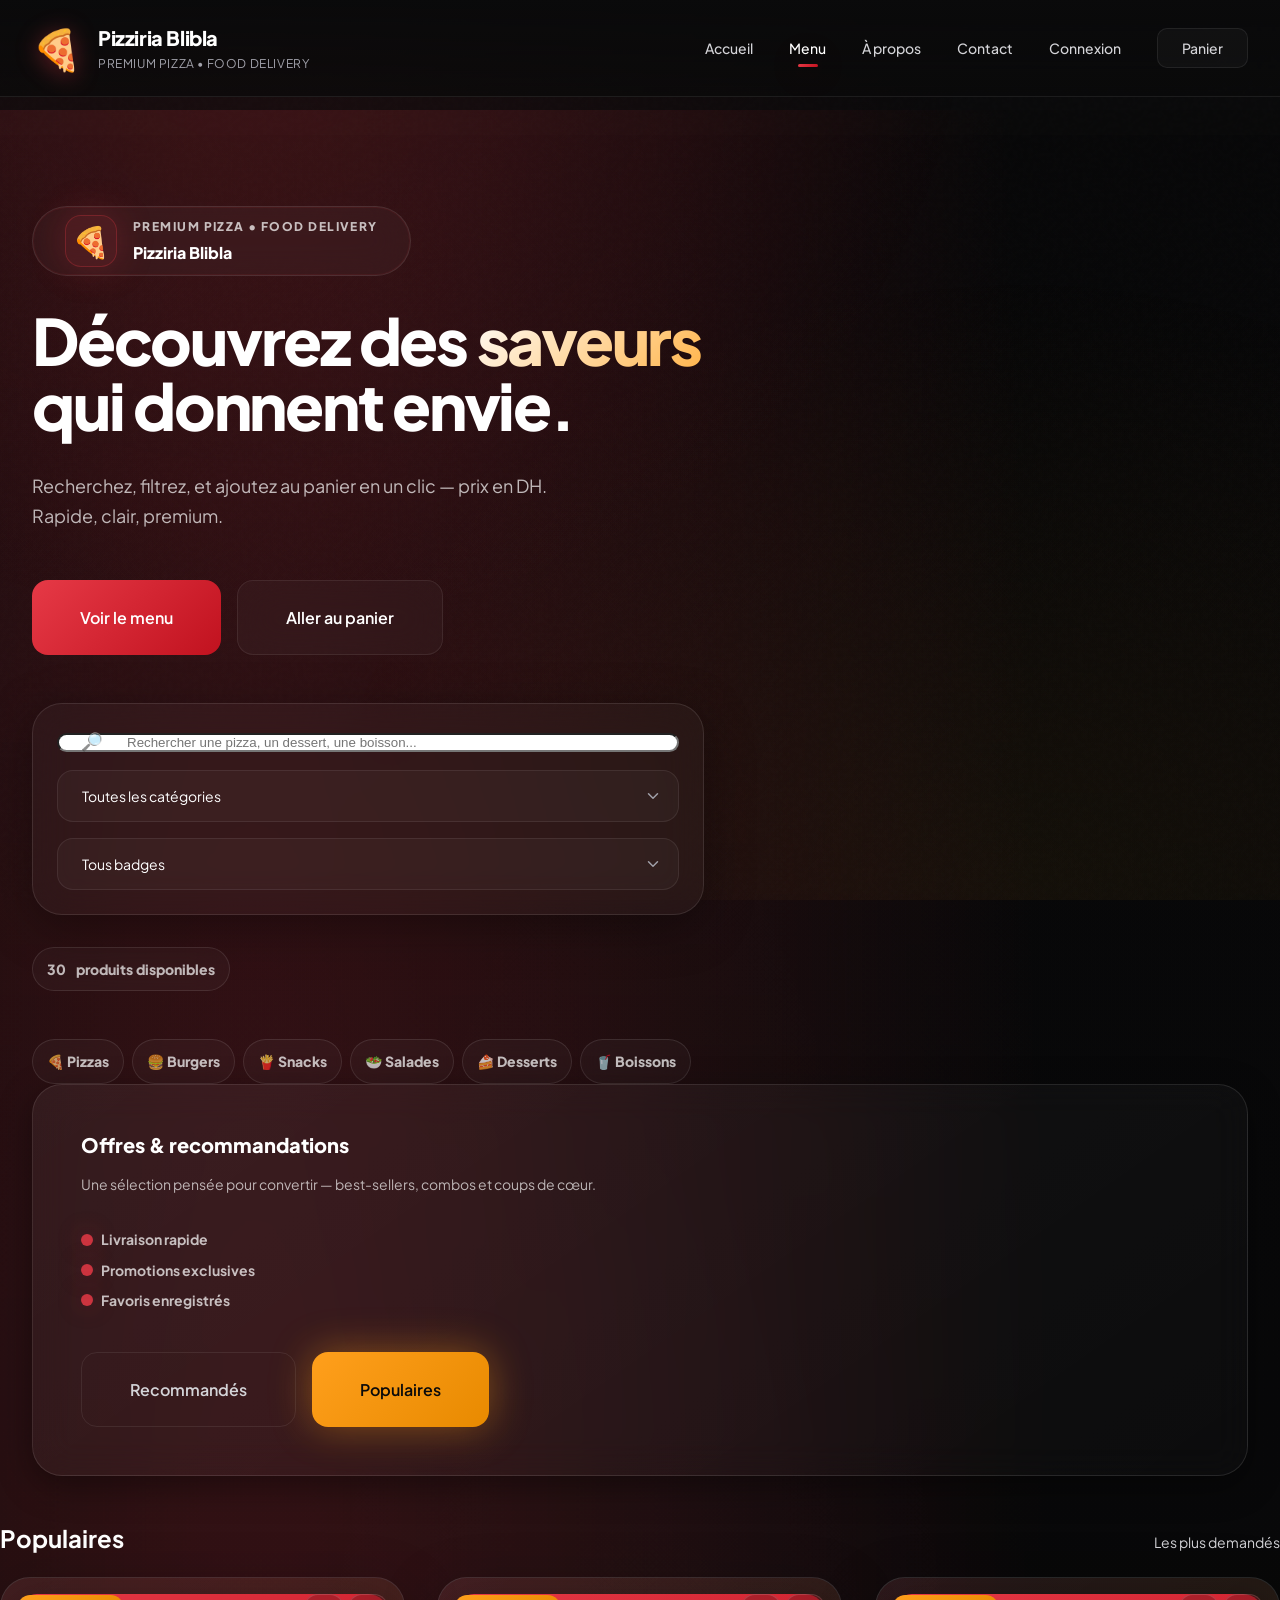
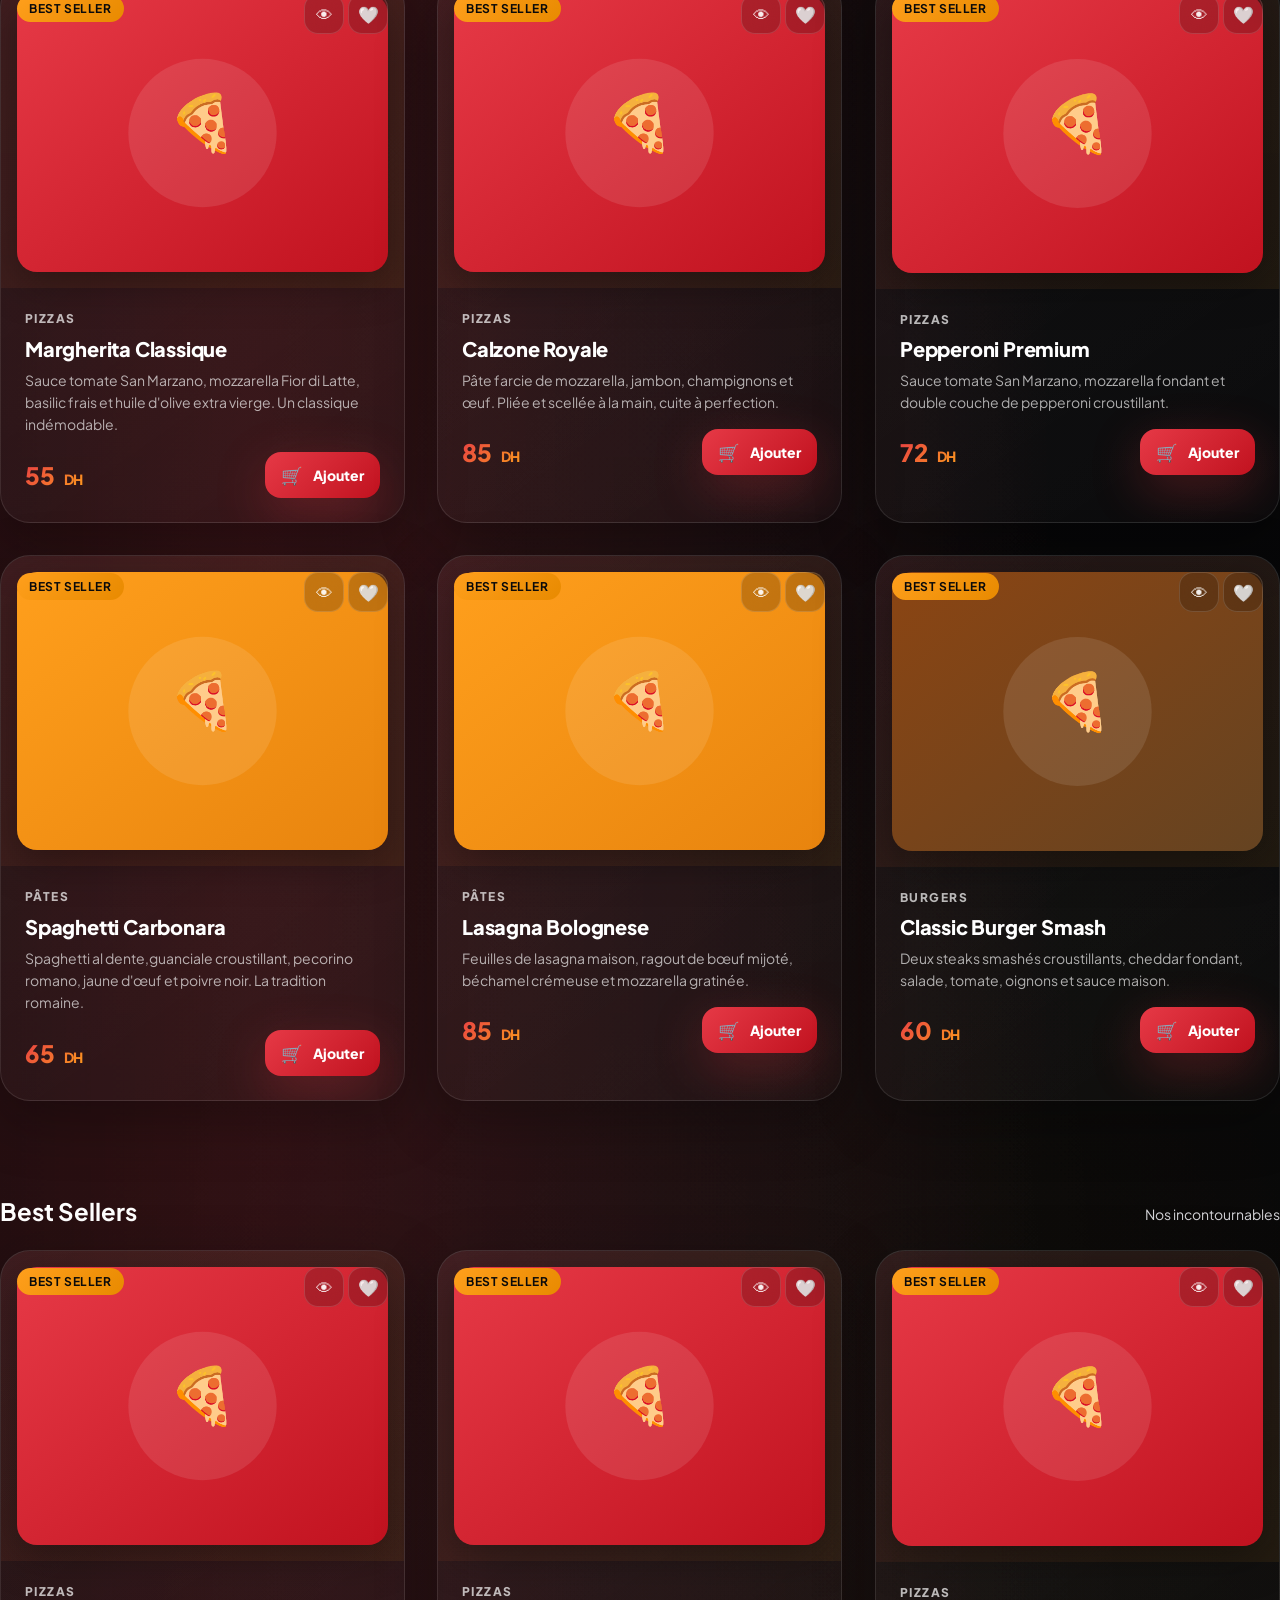
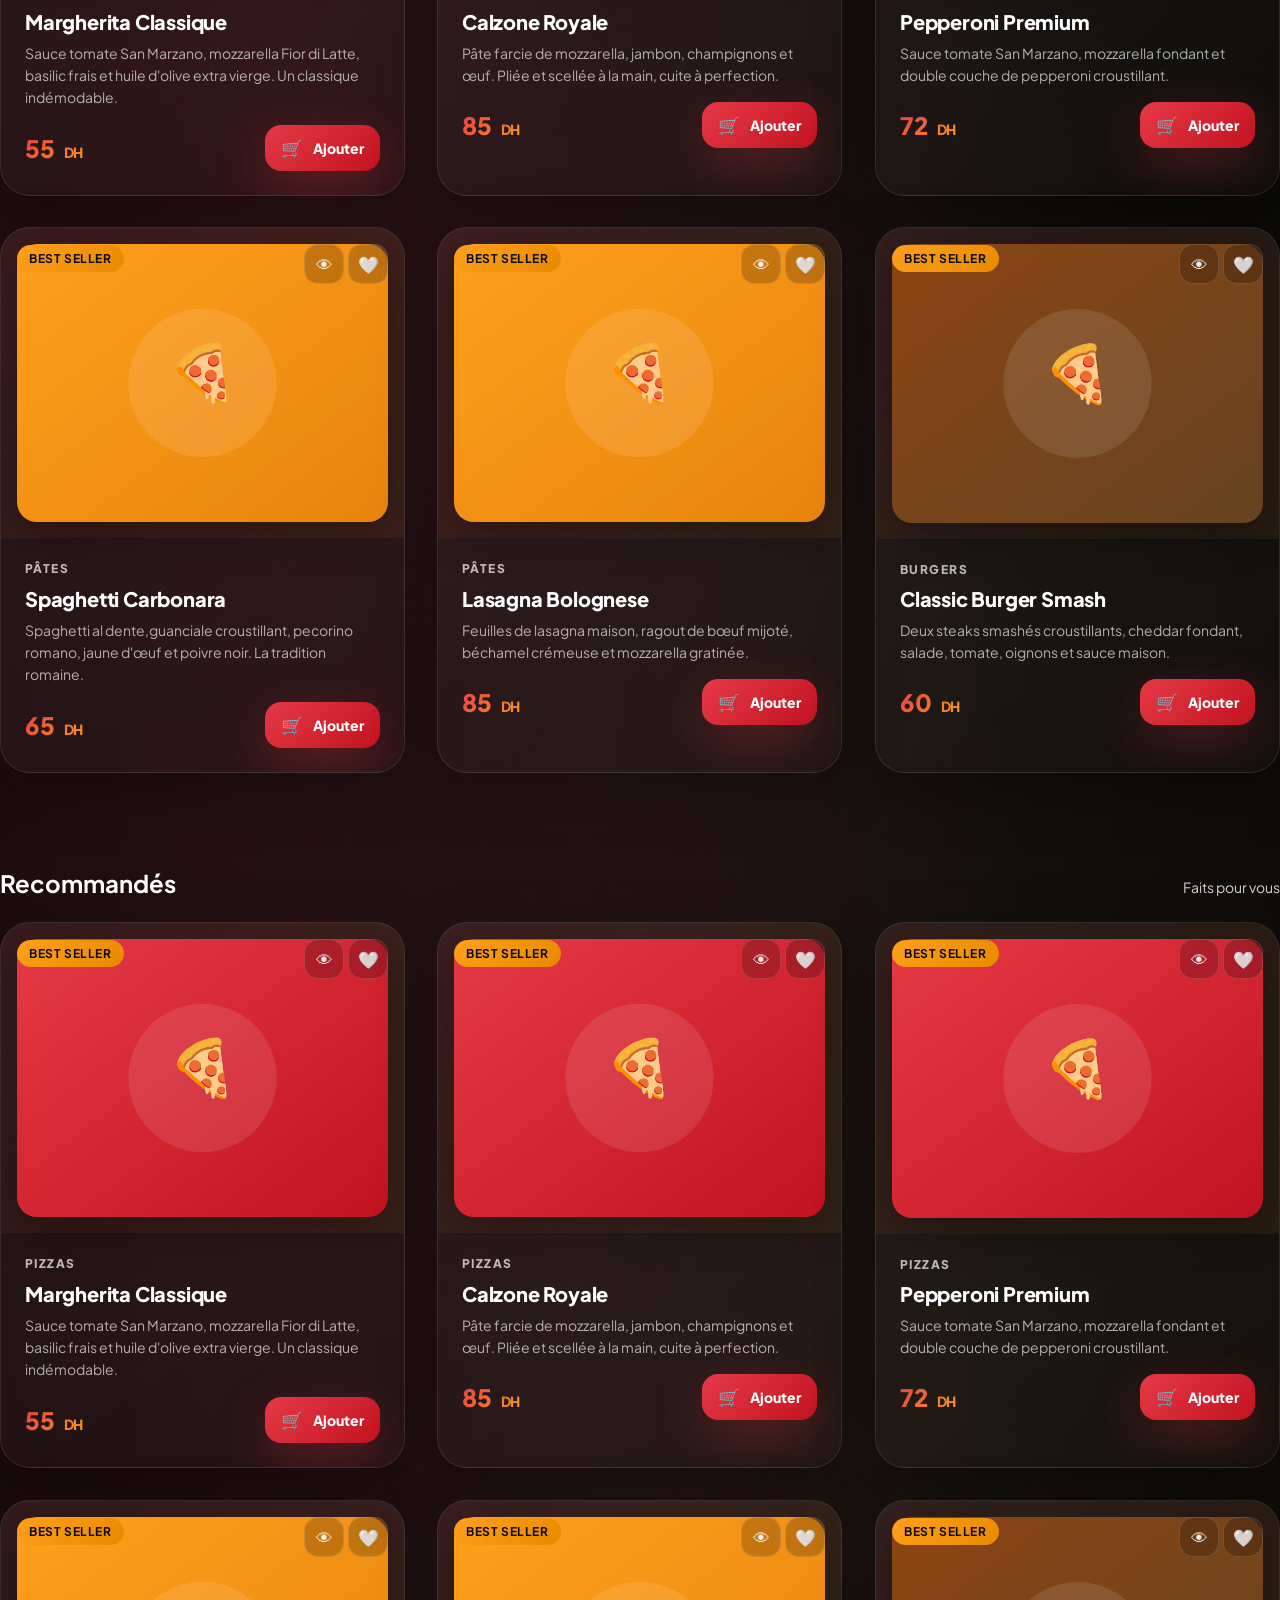
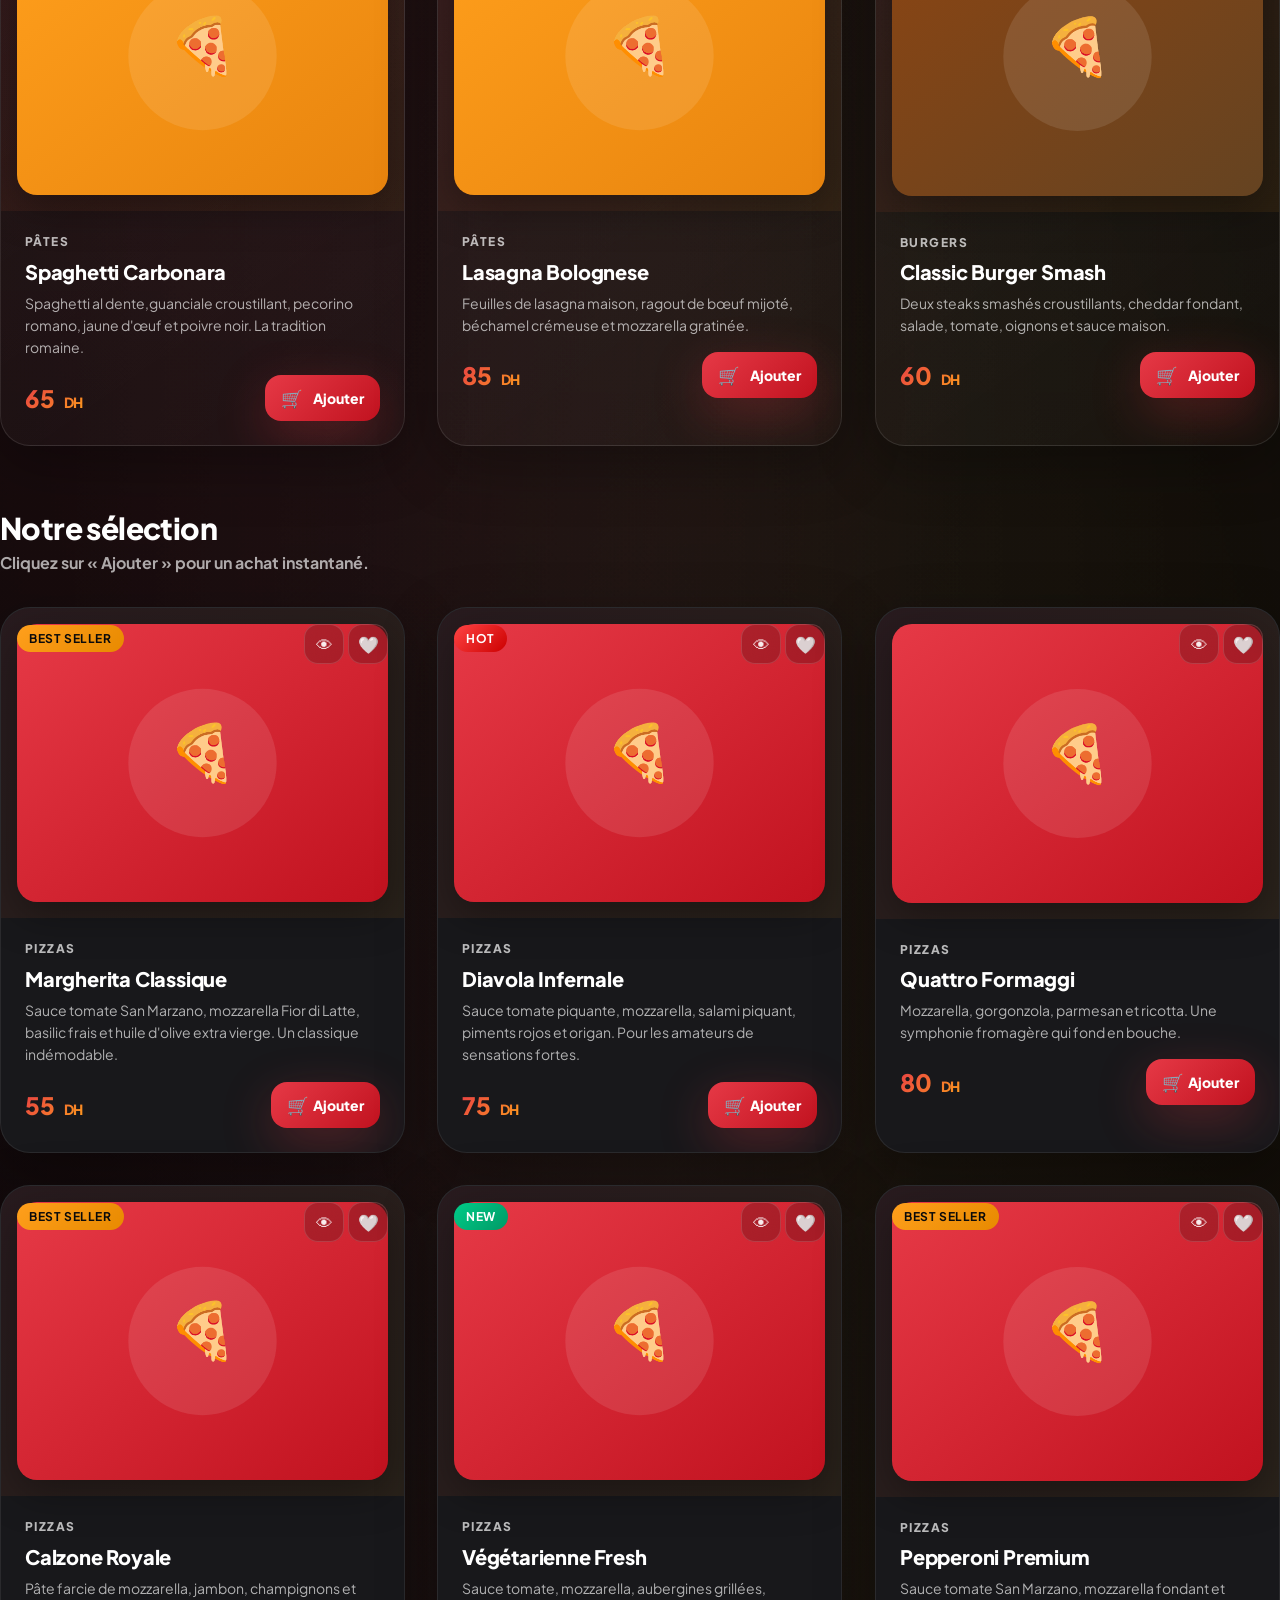
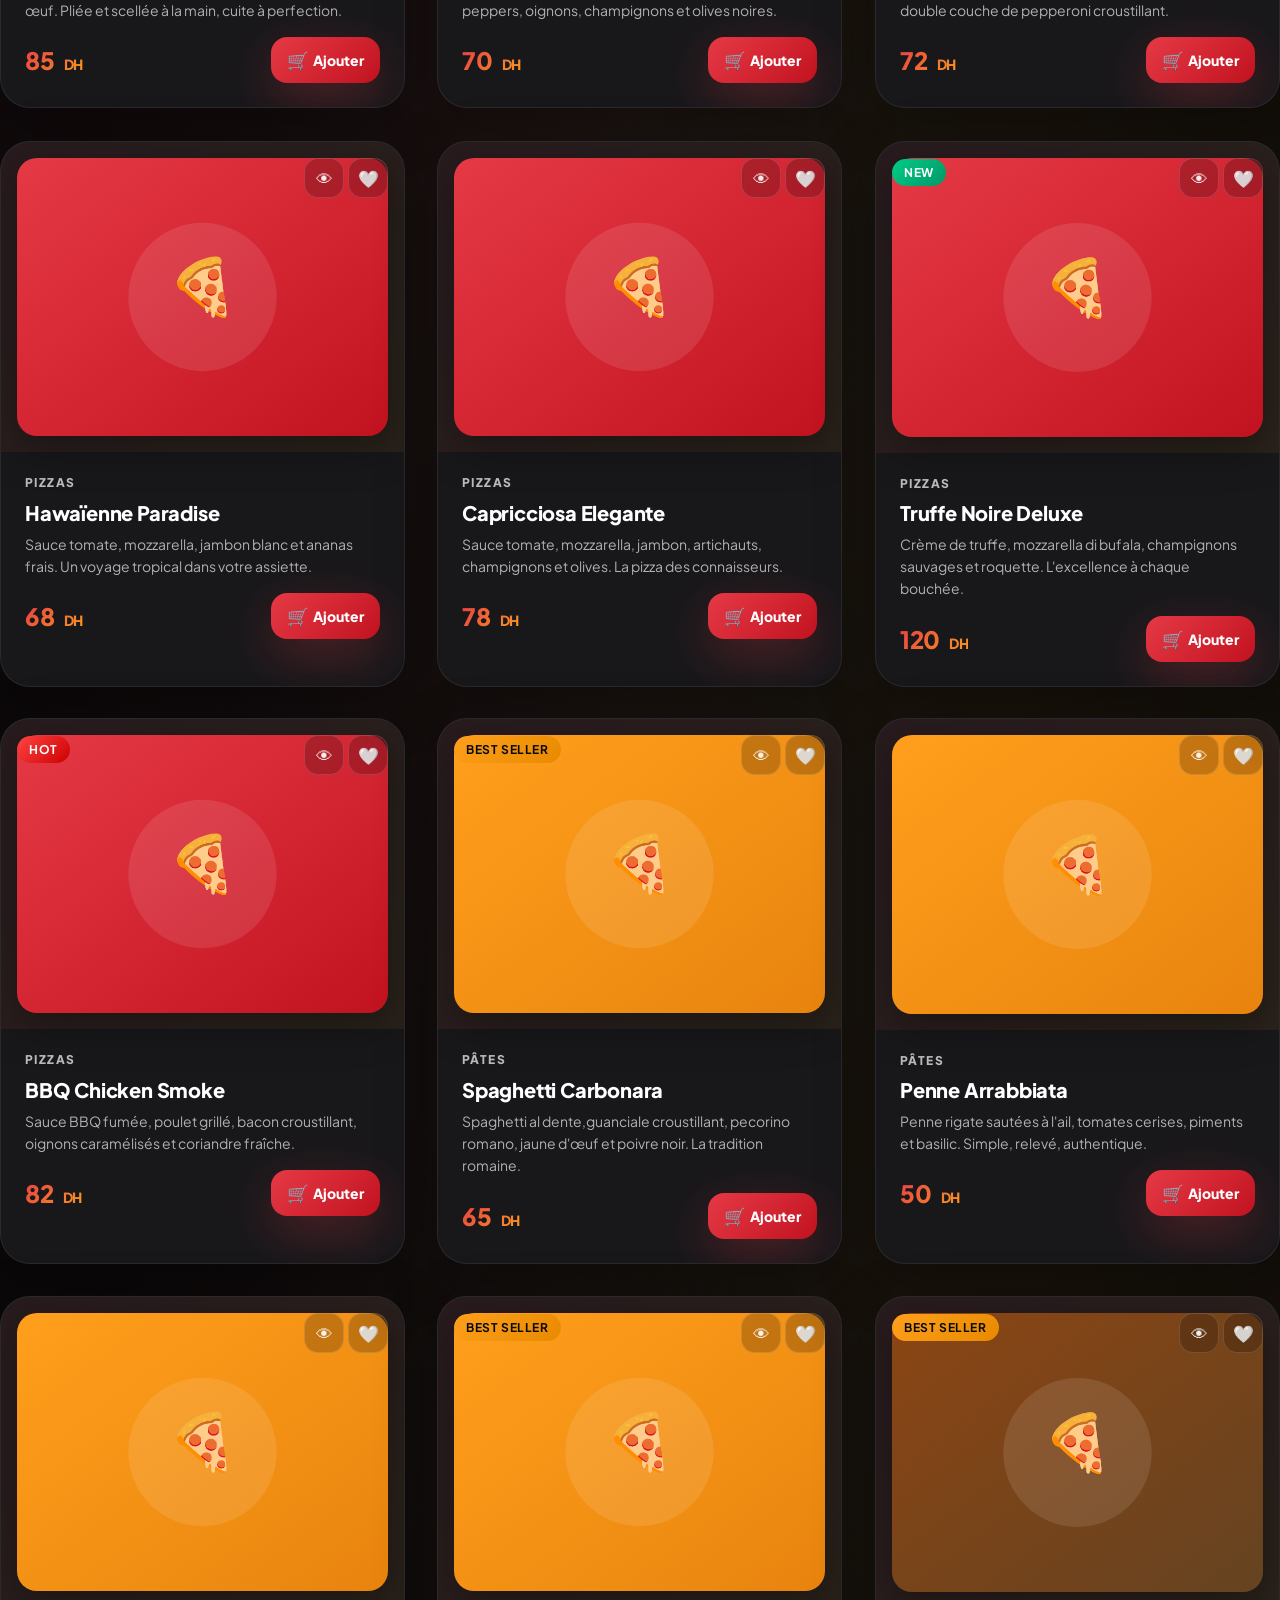
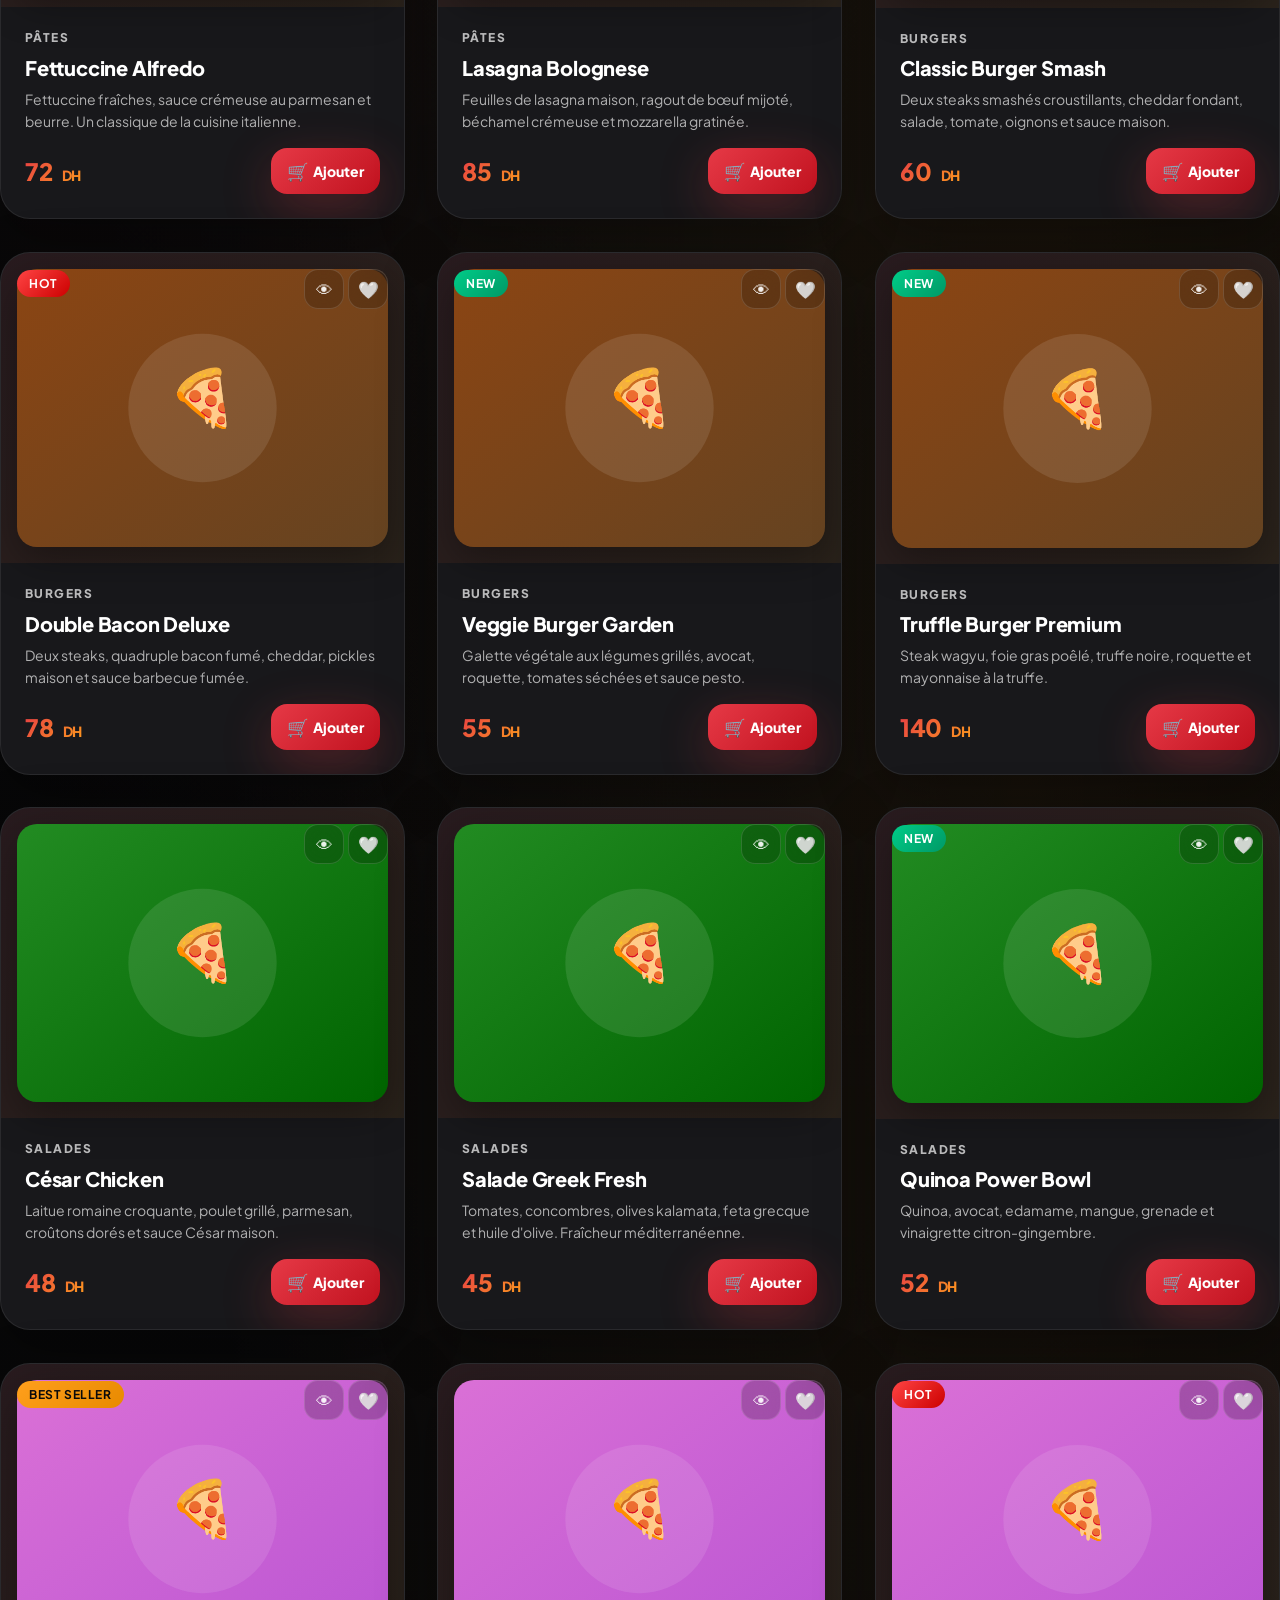
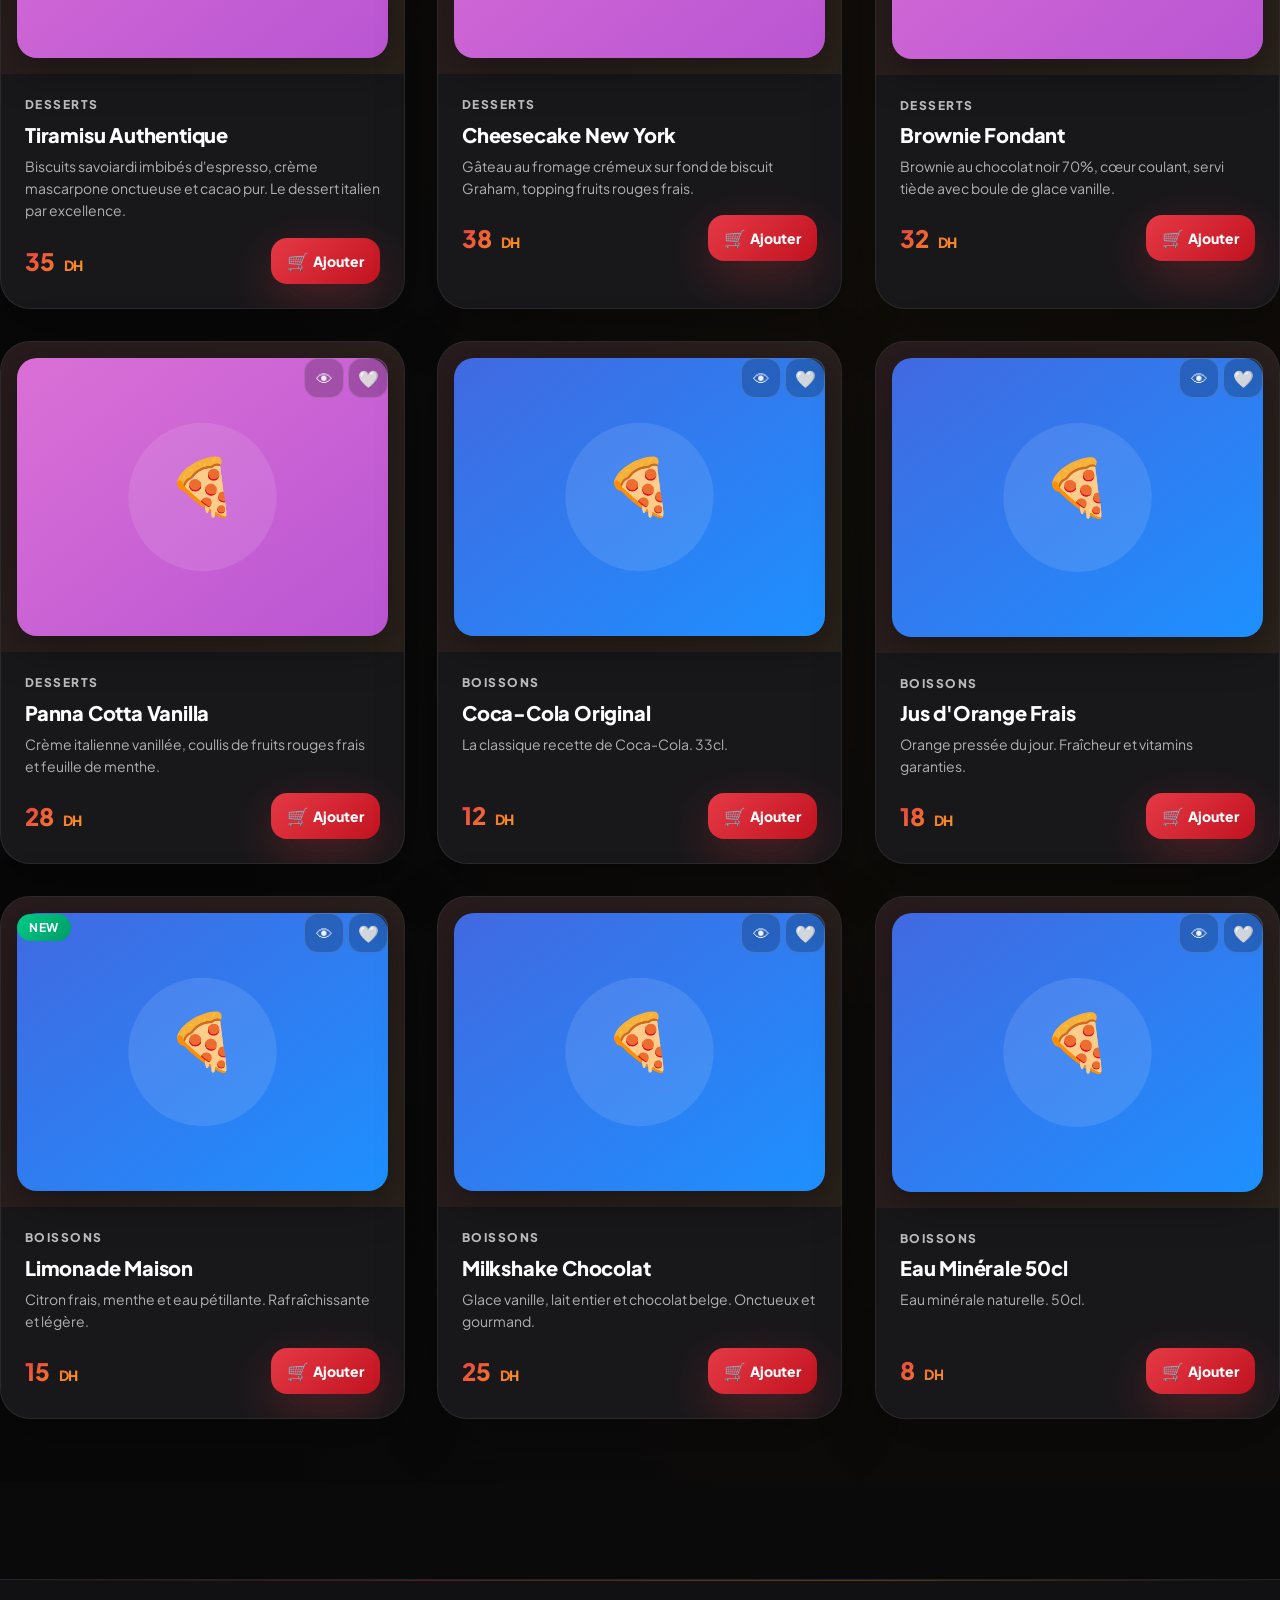
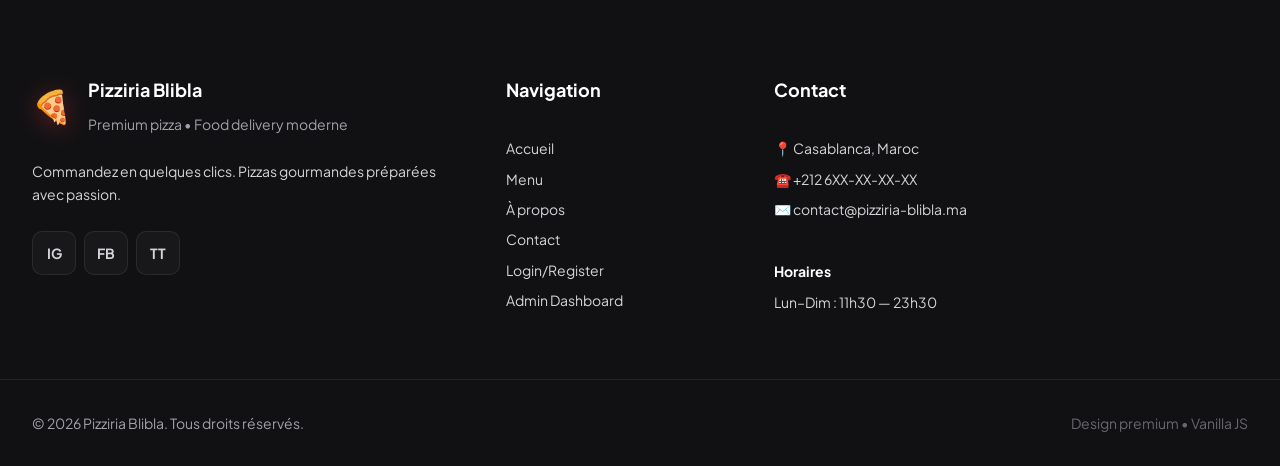
<file: menu.html>
<!DOCTYPE html>
<html lang="fr">
<head>
  <meta charset="UTF-8">
  <meta name="viewport" content="width=device-width, initial-scale=1.0">
  <title>Pizziria Blibla — Menu</title>

  <link rel="preconnect" href="https://fonts.googleapis.com">
  <link rel="preconnect" href="https://fonts.gstatic.com" crossorigin>
  <link href="https://fonts.googleapis.com/css2?family=Plus+Jakarta+Sans:wght@400;500;600;700;800&display=swap" rel="stylesheet">

  <link rel="stylesheet" href="styles/global.css">
  <link rel="stylesheet" href="styles/components.css">
  <link rel="stylesheet" href="styles/menu.css">
</head>

<body>
  <a class="skip-link" href="#main">Aller au contenu</a>

  <header class="site-header">
    <div class="container header-inner">
      <a class="brand" href="index.html" aria-label="Pizziria Blibla">
        <span class="brand-mark" aria-hidden="true">🍕</span>
        <span class="brand-text">
          <span class="brand-name">Pizziria Blibla</span>
          <span class="brand-tag">Premium Pizza • Food Delivery</span>
        </span>
      </a>

      <nav class="nav" aria-label="Navigation principale">
        <a class="nav-link" href="index.html">Accueil</a>
        <a class="nav-link is-active" href="menu.html">Menu</a>
        <a class="nav-link" href="about.html">À propos</a>
        <a class="nav-link" href="contact.html">Contact</a>
        <a class="nav-link" href="auth.html">Connexion</a>
        <a class="nav-link nav-link-cart" href="cart.html">
          Panier <span class="badge badge-pill" id="navCartCount">0</span>
        </a>
      </nav>

      <button class="nav-toggle" type="button" aria-label="Ouvrir le menu" aria-expanded="false" data-nav-toggle>
        <span aria-hidden="true"></span>
        <span aria-hidden="true"></span>
        <span aria-hidden="true"></span>
      </button>
    </div>
  </header>

  <main id="main" class="page menu">
    <section class="menu-hero">
      <div class="container">
        <div class="menu-hero-grid">
          <div>
            <div class="hero-brand-pill" data-reveal>

              <div class="hero-brand-mark" aria-hidden="true">🍕</div>
              <div class="hero-brand-text">
                <div class="hero-sup">Premium Pizza • Food Delivery</div>
                <div style="font-weight: 950; color: var(--white); font-size: var(--font-size-base);">Pizziria Blibla</div>
              </div>
            </div>

            <h1 class="hero-title" data-reveal>
              Découvrez des <span class="grad">saveurs</span> qui donnent envie.
            </h1>
            <p class="hero-sub" data-reveal>
              Recherchez, filtrez, et ajoutez au panier en un clic — prix en DH. Rapide, clair, premium.
            </p>

            <div class="hero-cta-row" data-reveal>
              <a class="btn btn-primary btn-lg" href="#menuGrid">Voir le menu</a>
              <a class="btn btn-secondary btn-lg" href="cart.html">Aller au panier</a>
            </div>

            <!-- Toolbar (keep IDs for JS) -->
            <div class="toolbar" data-reveal>
              <div class="search">
                <span class="hint" aria-hidden="true">🔎</span>
                <input id="menuSearch" type="search" placeholder="Rechercher une pizza, un dessert, une boisson..." />
              </div>

              <select id="menuCategory" class="select field" aria-label="Filtrer par catégorie">
                <option value="all">Toutes les catégories</option>
              </select>

              <select id="menuBadge" class="select field" aria-label="Filtrer par badge">
                <option value="all">Tous badges</option>
                <option value="Best Seller">Best Seller</option>
                <option value="Hot">Hot</option>
                <option value="New">New</option>
              </select>
            </div>

        <!-- Results count (moved into the hero area) -->
            <div class="menu-results-bar" data-reveal>
              <div class="pill">
                <span id="resultsCount">30</span>
                <span>produits disponibles</span>
              </div>
            </div>

            <!-- Premium category pills (visual only) -->
            <div class="category-pills" data-reveal aria-label="Navigation rapide catégories">
              <span class="category-pill">🍕 Pizzas</span>
              <span class="category-pill">🍔 Burgers</span>
              <span class="category-pill">🍟 Snacks</span>
              <span class="category-pill">🥗 Salades</span>
              <span class="category-pill">🍰 Desserts</span>
              <span class="category-pill">🥤 Boissons</span>
            </div>
          </div>

          </div>

          <aside class="hero-cta-card" data-reveal>
            <div class="hero-offer">

            <div class="hero-offer">
              <h3>Offres & recommandations</h3>
              <p>
                Une sélection pensée pour convertir — best-sellers, combos et coups de cœur.
              </p>
              <div class="offer-list">
                <div class="offer-item"><span class="offer-dot" aria-hidden="true"></span> Livraison rapide</div>
                <div class="offer-item"><span class="offer-dot" aria-hidden="true"></span> Promotions exclusives</div>
                <div class="offer-item"><span class="offer-dot" aria-hidden="true"></span> Favoris enregistrés</div>
              </div>
              <div style="margin-top: var(--space-lg); display:flex; gap: var(--space-md); flex-wrap:wrap; justify-content:flex-start;">
                <a class="btn btn-ghost btn-lg" href="#menuSuggestions">Recommandés</a>
                <a class="btn btn-accent btn-lg" href="#menuGrid">Populaires</a>
              </div>
            </div>
          </aside>
        </div>


        





        <!-- Featured storefront sections (Popular / Best Sellers / Recommended) -->

        <div class="featured-sections" style="margin-top: var(--space-2xl);">
          <!-- Popular -->
          <div class="featured-block" id="featuredPopular" data-reveal>
            <div class="section-head" style="margin-bottom: var(--space-lg);">
              <h2 style="margin: 0; font-size: var(--font-size-2xl);">Populaires</h2>
              <p style="margin: 0; color: var(--gray-3); font-size: var(--font-size-sm);">Les plus demandés</p>
            </div>
            <div id="popularGrid" class="grid grid-3"></div>
          </div>

          <!-- Best Sellers -->
          <div class="featured-block" id="featuredBestSellers" data-reveal style="margin-top: var(--space-4xl);">
            <div class="section-head" style="margin-bottom: var(--space-lg);">
              <h2 style="margin: 0; font-size: var(--font-size-2xl);">Best Sellers</h2>
              <p style="margin: 0; color: var(--gray-3); font-size: var(--font-size-sm);">Nos incontournables</p>
            </div>
            <div id="bestSellersGrid" class="grid grid-3"></div>
          </div>

          <!-- Recommended -->
          <div class="featured-block" id="featuredRecommended" data-reveal style="margin-top: var(--space-4xl);">
            <div class="section-head" style="margin-bottom: var(--space-lg);">
              <h2 style="margin: 0; font-size: var(--font-size-2xl);">Recommandés</h2>
              <p style="margin: 0; color: var(--gray-3); font-size: var(--font-size-sm);">Faits pour vous</p>
            </div>
            <div id="recommendedGrid" class="grid grid-3"></div>
          </div>
        </div>



        <!-- Grid -->
        <div class="menu-section" aria-label="Produits">
          <div class="menu-section-head" data-reveal>
            <div>
              <h2 style="margin: 0;">Notre sélection</h2>
              <p style="margin: var(--space-xs) 0 0;">Cliquez sur « Ajouter » pour un achat instantané.</p>
            </div>
          </div>

          <div id="menuGrid" class="grid grid-3">
            <!-- Injected by js/menu.js -->
          </div>


        <!-- Empty state -->
        <div id="menuEmpty" class="empty-state" style="display:none" data-reveal>
          <div class="empty-state-icon">🔍</div>
          <div class="empty-state-title">Aucun produit trouvé</div>
          <p class="empty-state-text">
            Essayez une autre recherche ou supprimez vos filtres.
          </p>
          <button class="btn btn-primary" onclick="clearFilters()">Réinitialiser les filtres</button>
        </div>
      </div>
    </section>
  </main>

  <footer class="site-footer">
    <div class="container footer-grid">
      <div class="footer-col">
        <div class="footer-brand">
          <span class="brand-mark" aria-hidden="true">🍕</span>
          <div>
            <div class="footer-title">Pizziria Blibla</div>
            <div class="footer-sub">Premium pizza • Food delivery moderne</div>
          </div>
        </div>
        <p class="footer-text">
          Commandez en quelques clics. Pizzas gourmandes préparées avec passion.
        </p>
        <div class="footer-social">
          <a class="social-btn" href="#" aria-label="Instagram">IG</a>
          <a class="social-btn" href="#" aria-label="Facebook">FB</a>
          <a class="social-btn" href="#" aria-label="TikTok">TT</a>
        </div>
      </div>

      <div class="footer-col">
        <div class="footer-title">Navigation</div>
        <div class="footer-links">
          <a href="index.html">Accueil</a>
          <a href="menu.html">Menu</a>
          <a href="about.html">À propos</a>
          <a href="contact.html">Contact</a>
          <a href="auth.html">Login/Register</a>
          <a href="admin.html">Admin Dashboard</a>
        </div>
      </div>

      <div class="footer-col">
        <div class="footer-title">Contact</div>
        <div class="footer-links">
          <span>📍 Casablanca, Maroc</span>
          <span>☎️ +212 6XX-XX-XX-XX</span>
          <span>✉️ contact@pizziria-blibla.ma</span>
        </div>
        <div style="margin-top: var(--space-md);">
          <div class="footer-title" style="font-size: var(--font-size-sm);">Horaires</div>
          <p class="footer-text" style="margin-top: var(--space-xs);">
            Lun–Dim : 11h30 — 23h30
          </p>
        </div>
      </div>
    </div>

    <div class="container footer-bottom">
      <span>© <span id="year"></span> Pizziria Blibla. Tous droits réservés.</span>
      <span class="footer-mini">Design premium • Vanilla JS</span>
    </div>
  </footer>

  <script src="js/data.js"></script>
  <script src="js/storage.js"></script>
  <script src="js/ui.js"></script>
  <script src="js/scrollReveal.js"></script>
  <script src="js/menu.js"></script>

  <script>

    // Suggestions premium injectées après chargement menu
    (function() {
      try {
        if (!window.STORAGE) return;
        const grid = document.getElementById('suggestionsGrid');
        if (!grid) return;

        const products = window.STORAGE?.getMenuProductsOrDefault
          ? window.STORAGE.getMenuProductsOrDefault()
          : (window.PIZZIRIA_DATA?.products || []);

        const favorites = window.STORAGE.getFavorites ? window.STORAGE.getFavorites() : [];

        // fallback best-sellers (si dispo)
        const fallback = (window.PIZZIRIA_DATA?.products || []).filter(p => p.badge === 'Best Seller');

        const pickFromFavorites = favorites
          .map(id => products.find(p => String(p.id) === String(id)))
          .filter(Boolean);

        const candidates = (pickFromFavorites.length ? pickFromFavorites : fallback).slice(0, 6);

        if (!candidates.length) {
          grid.style.display = 'none';
          return;
        }

        grid.innerHTML = candidates.map(p => `
          <article class="product-card" data-product-id="${p.id}">
            <div class="product-image-wrap">
              ${p.badge ? `<div class="product-badge"><span class="badge badge-promo">${p.badge}</span></div>` : ''}
              <img class="product-image" src="${p.image}" alt="${p.name}" loading="lazy" onerror="this.src='${getPlaceholderImage(p.category)}'" />
              <div class="product-image-overlay"></div>
            </div>
            <div class="product-content">
              <span class="product-category">${p.category}</span>
              <h3 class="product-name">${p.name}</h3>
              <p class="product-description">${p.description}</p>
              <div class="product-footer">
                <div class="product-price">${p.price}<span class="product-price-unit">DH</span></div>
                <button class="btn-add-cart" data-product-id="${p.id}">
                  <span class="cart-icon">🛒</span> Ajouter
                </button>
              </div>
            </div>
          </article>
        `).join('');

        // IMPORTANT:
        // This page is presentation-only. Click handling is delegated in js/menu.js.
        // We only render product cards with the correct markup.
      } catch (e) {
        console.warn('Suggestions menu error:', e);
      }
    })();


    function clearFilters() {
      const search = document.getElementById('menuSearch');
      const category = document.getElementById('menuCategory');
      const badge = document.getElementById('menuBadge');

      if (search) search.value = '';
      if (category) category.value = 'all';
      if (badge) badge.value = 'all';

      if (typeof window.renderMenu === 'function') {
        window.currentFilters = { search: '', category: 'all', badge: 'all' };
        window.renderMenu();
      }
    }
  </script>
</body>
</html>
</file>
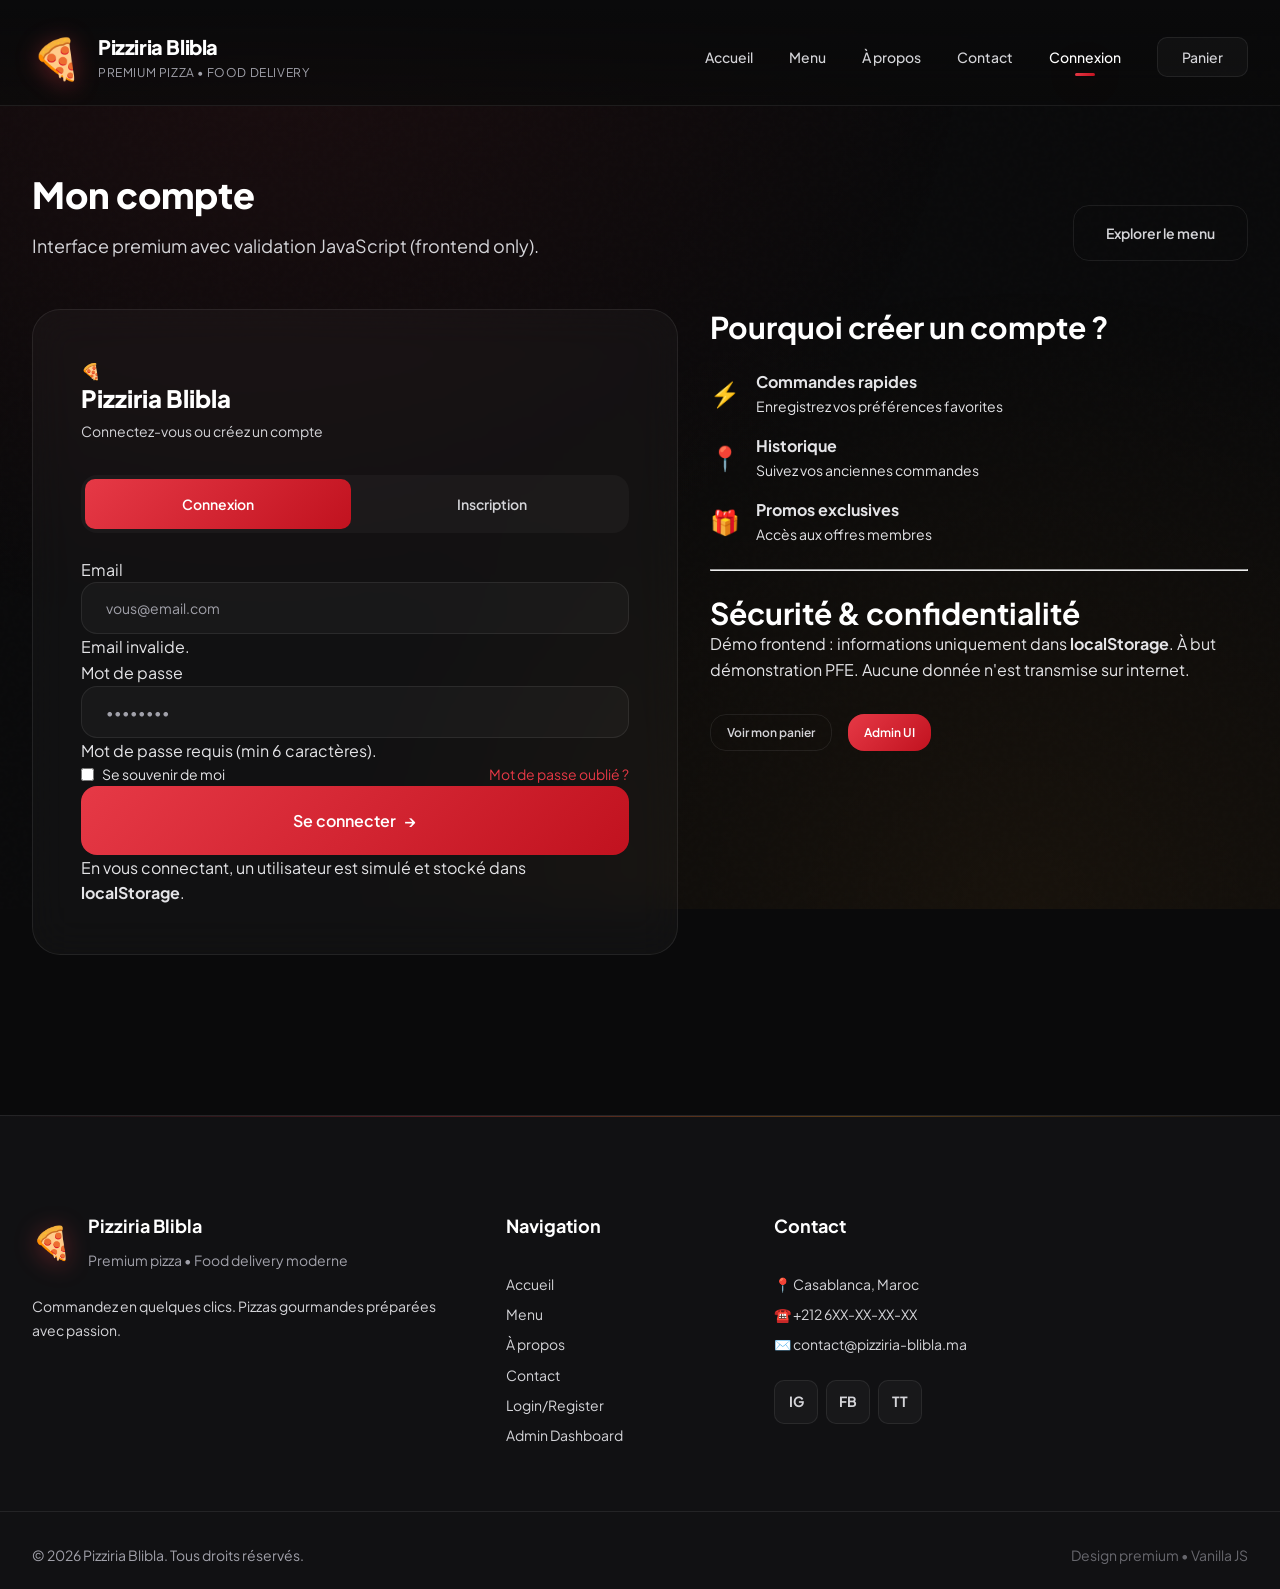
<file: orders.html>
<!DOCTYPE html>
<html lang="fr">
<head>
  <meta charset="UTF-8">
  <meta name="viewport" content="width=device-width, initial-scale=1.0">
  <title>Pizziria Blibla — Mes commandes</title>

  <link rel="preconnect" href="https://fonts.googleapis.com">
  <link rel="preconnect" href="https://fonts.gstatic.com" crossorigin>
  <link href="https://fonts.googleapis.com/css2?family=Plus+Jakarta+Sans:wght@400;500;600;700;800&display=swap" rel="stylesheet">

  <link rel="stylesheet" href="styles/global.css">
  <link rel="stylesheet" href="styles/components.css">
</head>

<body>
  <a class="skip-link" href="#main">Aller au contenu</a>

  <header class="site-header">
    <div class="container header-inner">
      <a class="brand" href="index.html" aria-label="Pizziria Blibla">
        <span class="brand-mark" aria-hidden="true">🍕</span>
        <span class="brand-text">
          <span class="brand-name">Pizziria Blibla</span>
          <span class="brand-tag">Premium Pizza • Food Delivery</span>
        </span>
      </a>

      <nav class="nav" aria-label="Navigation principale">
        <a class="nav-link" href="index.html">Accueil</a>
        <a class="nav-link" href="menu.html">Menu</a>
        <a class="nav-link" href="about.html">À propos</a>
        <a class="nav-link" href="contact.html">Contact</a>
        <a class="nav-link" href="orders.html">Mes commandes</a>
        <a class="nav-link" href="auth.html">Connexion</a>
        <a class="nav-link nav-link-cart" href="cart.html">
          Panier <span class="badge badge-pill" id="navCartCount">0</span>
        </a>
      </nav>

      <button class="nav-toggle" type="button" aria-label="Ouvrir le menu" aria-expanded="false" data-nav-toggle>
        <span aria-hidden="true"></span>
        <span aria-hidden="true"></span>
        <span aria-hidden="true"></span>
      </button>
    </div>
  </header>

  <main id="main" class="page">
    <section class="page-hero">
      <div class="container">
        <div class="section-head" data-reveal>
          <div>
            <h1 class="page-title">Mes commandes</h1>
            <p class="page-lead">Retrouvez votre historique, téléchargez vos reçus PDF et suivez le statut de vos commandes.</p>
          </div>
          <div>
            <a class="btn btn-ghost" href="menu.html">Recommander</a>
          </div>
        </div>

        <div class="grid" style="gap: var(--space-lg);">
          <div class="admin-section" style="padding: var(--space-xl);" data-reveal>
            <div style="display:flex;gap:var(--space-md);flex-wrap:wrap;align-items:flex-end;justify-content:space-between;">
              <div style="min-width:260px;flex:1;">
                <label class="label" for="ordersSearch">Recherche</label>
                <input id="ordersSearch" class="field" type="search" placeholder="Commande, produit, client..." autocomplete="off" />
              </div>

              <div style="min-width:220px;flex:0.6;">
                <label class="label" for="ordersStatus">Statut</label>
                <select id="ordersStatus" class="field" aria-label="Statut">




                  <option value="all">Tous</option>
                  <option value="pending">En attente</option>
                  <option value="confirmed">Confirmée</option>
                  <option value="preparing">En préparation</option>
                  <option value="delivered">Livrée</option>
                  <option value="cancelled">Annulée</option>
                </select>
              </div>

              <div style="display:flex;gap:var(--space-md);flex-wrap:wrap;justify-content:flex-end;">
                <button id="ordersResetBtn" class="btn btn-ghost" type="button">↩️ Réinitialiser</button>
              </div>
            </div>
          </div>

          <div id="ordersEmpty" class="empty-state" style="display:none;" data-reveal>
            <div class="empty-state-icon">🧾</div>
            <div class="empty-state-title">Aucune commande trouvée</div>
            <p class="empty-state-text">Passez commande depuis le menu et votre historique apparaîtra ici.</p>
            <a class="btn btn-primary" href="menu.html">Voir le menu</a>
          </div>

          <div class="table-responsive" data-reveal>
            <table class="table" aria-label="Historique des commandes">
              <thead>
                <tr>
                  <th>Commande</th>
                  <th>Date</th>
                  <th>Produits</th>
                  <th>Total</th>
                  <th>Statut</th>
                  <th>Actions</th>
                </tr>
              </thead>
              <tbody id="ordersTbody">
                <!-- Injected by js/orders.js -->
              </tbody>
            </table>
          </div>

        </div>
      </div>
    </section>
  </main>

  <footer class="site-footer">
    <div class="container footer-grid">
      <div class="footer-col">
        <div class="footer-brand">
          <span class="brand-mark" aria-hidden="true">🍕</span>
          <div>
            <div class="footer-title">Pizziria Blibla</div>
            <div class="footer-sub">Premium pizza • Food delivery moderne</div>
          </div>
        </div>
        <p class="footer-text">Commandez en quelques clics. Pizzas gourmandes préparées avec passion.</p>
      </div>

      <div class="footer-col">
        <div class="footer-title">Navigation</div>
        <div class="footer-links">
          <a href="index.html">Accueil</a>
          <a href="menu.html">Menu</a>
          <a href="about.html">À propos</a>
          <a href="contact.html">Contact</a>
          <a href="orders.html">Mes commandes</a>
          <a href="auth.html">Connexion</a>
        </div>
      </div>

      <div class="footer-col">
        <div class="footer-title">Contact</div>
        <div class="footer-links">
          <span>📍 Casablanca, Maroc</span>
          <span>☎️ +212 6XX-XX-XX-XX</span>
          <span>✉️ contact@pizziria-blibla.ma</span>
        </div>
      </div>
    </div>

    <div class="container footer-bottom">
      <span>© <span id="year"></span> Pizziria Blibla. Tous droits réservés.</span>
      <span class="footer-mini">Design premium • Vanilla JS</span>
    </div>
  </footer>

  <script src="js/data.js"></script>
  <script src="js/storage.js"></script>
  <script src="js/ui.js"></script>
  <script src="js/scrollReveal.js"></script>
  <script src="js/orders.js"></script>
</body>
</html>
</file>
<file: styles/admin-new.css>
/* =============================================
   PIZZIRIA BLIBLA — PREMIUM ADMIN DASHBOARD
   Dark luxury SaaS design · Syne + DM Sans
   ============================================= */

/* ── Reset + Vars ── */
*, *::before, *::after { box-sizing: border-box; margin: 0; padding: 0; }

:root {
  --bg:         #080810;
  --bg-1:       #0d0d18;
  --bg-2:       #12121f;
  --bg-3:       #18182a;
  --bg-card:    #111120;
  --bg-card2:   #15152600;

  --border:     rgba(255,255,255,0.07);
  --border-h:   rgba(255,255,255,0.14);

  --red:        #e63946;
  --red-dim:    rgba(230,57,70,0.12);
  --red-glow:   rgba(230,57,70,0.25);

  --orange:     #ff9f1c;
  --orange-dim: rgba(255,159,28,0.12);

  --green:      #00cc88;
  --green-dim:  rgba(0,204,136,0.12);
  --green-glow: rgba(0,204,136,0.18);

  --blue:       #5b8dee;
  --blue-dim:   rgba(91,141,238,0.12);

  --white:      #ffffff;
  --gray-1:     #9898b0;
  --gray-2:     #c0c0d0;
  --gray-3:     #d8d8e8;

  --font-display: 'Syne', sans-serif;
  --font-body:    'DM Sans', sans-serif;

  --sidebar-w:  260px;
  --topbar-h:   64px;
  --radius:     12px;
  --radius-lg:  18px;
  --radius-xl:  24px;

  --shadow-card: 0 1px 3px rgba(0,0,0,0.5), 0 8px 24px rgba(0,0,0,0.3);
  --shadow-glow-red: 0 0 32px rgba(230,57,70,0.15);
  --trans: all 0.22s cubic-bezier(0.4,0,0.2,1);
}

html { scroll-behavior: smooth; -webkit-font-smoothing: antialiased; }

body.admin-body {
  font-family: var(--font-body);
  font-size: 14px;
  line-height: 1.6;
  color: var(--gray-2);
  background: var(--bg);
  min-height: 100vh;
}

body.admin-body::before {
  content: '';
  position: fixed; inset: 0;
  background:
    radial-gradient(ellipse 60% 40% at 70% 0%, rgba(230,57,70,0.06) 0%, transparent 60%),
    radial-gradient(ellipse 50% 60% at 10% 100%, rgba(91,141,238,0.05) 0%, transparent 60%);
  pointer-events: none; z-index: 0;
}

/* ── Sidebar ── */
.sidebar {
  position: fixed;
  top: 0; left: 0; bottom: 0;
  width: var(--sidebar-w);
  background: rgba(10,10,22,0.95);
  border-right: 1px solid var(--border);
  -webkit-backdrop-filter: blur(24px);
  backdrop-filter: blur(24px);
  display: flex;
  flex-direction: column;
  z-index: 200;
  transition: transform 0.3s cubic-bezier(0.4,0,0.2,1);
}

.sidebar-logo {
  display: flex;
  align-items: center;
  gap: 12px;
  padding: 20px 20px 16px;
  border-bottom: 1px solid var(--border);
}

.sidebar-logo-icon {
  width: 40px; height: 40px;
  border-radius: 10px;
  background: var(--red-dim);
  border: 1px solid var(--red-glow);
  display: flex; align-items: center; justify-content: center;
  font-size: 20px;
  flex-shrink: 0;
  box-shadow: var(--shadow-glow-red);
}

.sidebar-logo-name {
  display: block;
  font-family: var(--font-display);
  font-size: 16px;
  font-weight: 800;
  color: var(--white);
  letter-spacing: -0.03em;
  line-height: 1;
}

.sidebar-logo-sub {
  display: block;
  font-size: 10px;
  font-weight: 500;
  color: var(--gray-1);
  text-transform: uppercase;
  letter-spacing: 0.1em;
  margin-top: 3px;
}

.sidebar-nav {
  flex: 1;
  padding: 16px 12px;
  display: flex;
  flex-direction: column;
  gap: 2px;
  overflow-y: auto;
}

.sidebar-link {
  display: flex;
  align-items: center;
  gap: 10px;
  padding: 10px 12px;
  border-radius: 10px;
  color: var(--gray-1);
  text-decoration: none;
  font-size: 13.5px;
  font-weight: 500;
  transition: var(--trans);
  cursor: pointer;
  position: relative;
}

.sidebar-link:hover {
  background: rgba(255,255,255,0.05);
  color: var(--gray-3);
}

.sidebar-link.active {
  background: var(--red-dim);
  color: var(--white);
  border: 1px solid var(--red-glow);
}

.sidebar-link.active .sidebar-icon { color: var(--red); }

.sidebar-icon {
  width: 16px; height: 16px;
  flex-shrink: 0;
  transition: var(--trans);
}

.sidebar-badge {
  margin-left: auto;
  background: var(--red);
  color: #fff;
  font-size: 10px;
  font-weight: 800;
  padding: 1px 7px;
  border-radius: 999px;
  min-width: 20px;
  text-align: center;
  display: none;
}

.sidebar-badge:not(:empty) { display: block; }
.sidebar-badge[data-count="0"] { display: none; }

.sidebar-footer {
  padding: 14px 12px 20px;
  border-top: 1px solid var(--border);
  display: flex;
  flex-direction: column;
  gap: 10px;
}

.sidebar-stock-alert {
  display: flex;
  align-items: center;
  gap: 7px;
  padding: 8px 10px;
  border-radius: 8px;
  background: rgba(255,159,28,0.08);
  border: 1px solid rgba(255,159,28,0.2);
  color: var(--orange);
  font-size: 12px;
  font-weight: 500;
}

.sidebar-logout-btn {
  display: flex;
  align-items: center;
  gap: 8px;
  width: 100%;
  padding: 9px 12px;
  border-radius: 8px;
  background: transparent;
  border: 1px solid var(--border);
  color: var(--gray-1);
  font-family: var(--font-body);
  font-size: 13px;
  font-weight: 500;
  cursor: pointer;
  transition: var(--trans);
}

.sidebar-logout-btn:hover {
  background: var(--red-dim);
  border-color: var(--red-glow);
  color: var(--red);
}

.sidebar-overlay {
  display: none;
  position: fixed; inset: 0;
  background: rgba(0,0,0,0.6);
  z-index: 199;
  -webkit-backdrop-filter: blur(4px);
  backdrop-filter: blur(4px);
}

/* ── Topbar ── */
.topbar {
  position: sticky;
  top: 0;
  height: var(--topbar-h);
  background: rgba(10,10,22,0.9);
  border-bottom: 1px solid var(--border);
  -webkit-backdrop-filter: blur(24px);
  backdrop-filter: blur(24px);
  display: flex;
  align-items: center;
  gap: 16px;
  padding: 0 24px;
  z-index: 100;
}

.topbar-toggle {
  display: none;
  width: 36px; height: 36px;
  border-radius: 8px;
  background: rgba(255,255,255,0.04);
  border: 1px solid var(--border);
  align-items: center; justify-content: center;
  flex-direction: column;
  gap: 5px;
  cursor: pointer;
}

.topbar-toggle span {
  display: block;
  width: 16px; height: 1.5px;
  background: var(--gray-2);
  border-radius: 999px;
}

.topbar-title {
  font-family: var(--font-display);
  font-size: 18px;
  font-weight: 700;
  color: var(--white);
  letter-spacing: -0.02em;
  flex: 1;
}

.topbar-actions {
  display: flex;
  align-items: center;
  gap: 12px;
}

.topbar-link {
  display: flex;
  align-items: center;
  gap: 6px;
  padding: 7px 14px;
  border-radius: 8px;
  border: 1px solid var(--border);
  color: var(--gray-2);
  font-size: 13px;
  font-weight: 500;
  text-decoration: none;
  transition: var(--trans);
}

.topbar-link:hover {
  border-color: var(--border-h);
  color: var(--white);
  background: rgba(255,255,255,0.04);
}

.topbar-admin {
  display: flex;
  align-items: center;
  gap: 7px;
  padding: 7px 14px;
  border-radius: 8px;
  background: rgba(255,255,255,0.04);
  border: 1px solid var(--border);
  color: var(--gray-3);
  font-size: 13px;
  font-weight: 600;
}

.topbar-admin-dot {
  width: 8px; height: 8px;
  border-radius: 50%;
  background: var(--green);
  box-shadow: 0 0 10px var(--green-glow);
}

/* ── Layout ── */
.main-wrapper {
  margin-left: var(--sidebar-w);
  min-height: 100vh;
  display: flex;
  flex-direction: column;
  position: relative;
  z-index: 1;
}

.main-content {
  flex: 1;
  padding: 32px 28px 60px;
  max-width: 1300px;
  width: 100%;
}

/* ── Section ── */
.section { animation: fadeIn 0.3s ease; }

@keyframes fadeIn {
  from { opacity: 0; transform: translateY(8px); }
  to   { opacity: 1; transform: translateY(0); }
}

.section-header {
  display: flex;
  align-items: flex-start;
  justify-content: space-between;
  gap: 16px;
  margin-bottom: 24px;
  flex-wrap: wrap;
}

.section-tag {
  font-size: 10px;
  font-weight: 700;
  text-transform: uppercase;
  letter-spacing: 0.12em;
  color: var(--red);
  margin-bottom: 6px;
}

.section-title {
  font-family: var(--font-display);
  font-size: 28px;
  font-weight: 800;
  color: var(--white);
  letter-spacing: -0.03em;
  line-height: 1.1;
}

.section-sub {
  font-size: 13px;
  color: var(--gray-1);
  margin-top: 4px;
}

.section-actions {
  display: flex;
  align-items: center;
  gap: 8px;
  flex-wrap: wrap;
}

/* ── Buttons ── */
.btn {
  display: inline-flex;
  align-items: center;
  gap: 7px;
  padding: 9px 18px;
  border-radius: 9px;
  font-family: var(--font-body);
  font-size: 13px;
  font-weight: 600;
  cursor: pointer;
  border: none;
  transition: var(--trans);
  white-space: nowrap;
}

.btn-primary {
  background: var(--red);
  color: #fff;
  box-shadow: 0 2px 12px var(--red-glow);
}
.btn-primary:hover { background: #d42f3c; transform: translateY(-1px); box-shadow: 0 4px 20px var(--red-glow); }

.btn-ghost {
  background: rgba(255,255,255,0.05);
  border: 1px solid var(--border);
  color: var(--gray-2);
}
.btn-ghost:hover { background: rgba(255,255,255,0.09); border-color: var(--border-h); color: var(--white); }

.btn-full { width: 100%; justify-content: center; }

.btn-icon {
  width: 32px; height: 32px;
  padding: 0;
  border-radius: 7px;
  justify-content: center;
}
.btn-icon-edit { background: rgba(91,141,238,0.12); border: 1px solid rgba(91,141,238,0.2); color: var(--blue); }
.btn-icon-edit:hover { background: rgba(91,141,238,0.2); }
.btn-icon-del  { background: rgba(230,57,70,0.1);  border: 1px solid rgba(230,57,70,0.2);  color: var(--red); }
.btn-icon-del:hover  { background: rgba(230,57,70,0.2); }

/* ── Badges ── */
.live-badge {
  display: inline-flex;
  align-items: center;
  gap: 7px;
  padding: 6px 13px;
  border-radius: 999px;
  background: var(--green-dim);
  border: 1px solid var(--green-glow);
  color: var(--green);
  font-size: 12px;
  font-weight: 700;
  letter-spacing: 0.04em;
}

.live-dot {
  width: 6px; height: 6px;
  border-radius: 50%;
  background: var(--green);
  box-shadow: 0 0 8px var(--green);
  animation: pulse 2s infinite;
}

@keyframes pulse {
  0%,100% { opacity: 1; }
  50%      { opacity: 0.4; }
}

.badge-soon {
  display: inline-block;
  padding: 3px 8px;
  border-radius: 999px;
  background: rgba(255,159,28,0.12);
  border: 1px solid rgba(255,159,28,0.25);
  color: var(--orange);
  font-size: 10px;
  font-weight: 700;
  text-transform: uppercase;
  letter-spacing: 0.06em;
}

/* ── Stats Grid ── */
.stats-grid {
  display: grid;
  grid-template-columns: repeat(4, 1fr);
  gap: 16px;
  margin-bottom: 20px;
}

.stats-grid--2 { grid-template-columns: repeat(2, 1fr); }

.stat-card {
  background: var(--bg-card);
  border: 1px solid var(--border);
  border-radius: var(--radius-lg);
  padding: 20px 20px 16px;
  display: flex;
  flex-direction: column;
  gap: 4px;
  box-shadow: var(--shadow-card);
  transition: var(--trans);
  position: relative;
  overflow: hidden;
}

.stat-card::before {
  content: '';
  position: absolute;
  top: 0; left: 0; right: 0;
  height: 2px;
  border-radius: var(--radius-lg) var(--radius-lg) 0 0;
}

.stat-card--primary::before { background: var(--red); }
.stat-card--accent::before  { background: var(--orange); }
.stat-card--green::before   { background: var(--green); }
.stat-card--blue::before    { background: var(--blue); }

.stat-card:hover {
  border-color: var(--border-h);
  transform: translateY(-2px);
  box-shadow: 0 4px 24px rgba(0,0,0,0.4);
}

.stat-card-icon {
  width: 38px; height: 38px;
  border-radius: 9px;
  display: flex; align-items: center; justify-content: center;
  margin-bottom: 8px;
}

.stat-card--primary .stat-card-icon { background: var(--red-dim);    color: var(--red);    border: 1px solid var(--red-glow); }
.stat-card--accent  .stat-card-icon { background: var(--orange-dim); color: var(--orange); border: 1px solid rgba(255,159,28,0.25); }
.stat-card--green   .stat-card-icon { background: var(--green-dim);  color: var(--green);  border: 1px solid var(--green-glow); }
.stat-card--blue    .stat-card-icon { background: var(--blue-dim);   color: var(--blue);   border: 1px solid rgba(91,141,238,0.25); }

.stat-card-label {
  font-size: 11px;
  font-weight: 600;
  text-transform: uppercase;
  letter-spacing: 0.08em;
  color: var(--gray-1);
}

.stat-card-value {
  font-family: var(--font-display);
  font-size: 28px;
  font-weight: 800;
  color: var(--white);
  letter-spacing: -0.04em;
  line-height: 1.1;
  margin-top: 2px;
}

.stat-card-trend {
  display: flex;
  align-items: center;
  gap: 4px;
  font-size: 11px;
  color: var(--gray-1);
  margin-top: 6px;
}

/* ── Widgets Row ── */
.widgets-row {
  display: grid;
  grid-template-columns: repeat(4, 1fr);
  gap: 16px;
}

.widget-card {
  background: var(--bg-card);
  border: 1px solid var(--border);
  border-radius: var(--radius);
  padding: 18px;
  box-shadow: var(--shadow-card);
  transition: var(--trans);
}

.widget-card:hover { border-color: var(--border-h); transform: translateY(-1px); }

.widget-card-header {
  display: flex;
  align-items: center;
  justify-content: space-between;
  margin-bottom: 12px;
}

.widget-card-title {
  display: flex;
  align-items: center;
  gap: 7px;
  font-size: 12px;
  font-weight: 600;
  text-transform: uppercase;
  letter-spacing: 0.07em;
  color: var(--gray-1);
}

.widget-card--alert .widget-card-title   { color: var(--orange); }
.widget-card--delivered .widget-card-title { color: var(--green); }

.widget-card-value {
  font-family: var(--font-display);
  font-size: 36px;
  font-weight: 800;
  color: var(--white);
  letter-spacing: -0.04em;
  line-height: 1;
  margin-bottom: 6px;
}

.widget-card--alert .widget-card-value   { color: var(--orange); }
.widget-card--delivered .widget-card-value { color: var(--green); }

.widget-card-sub {
  font-size: 11px;
  color: var(--gray-1);
}

.widget-card--chart { grid-column: span 1; }

.chart-placeholder {
  display: flex;
  align-items: flex-end;
  gap: 5px;
  height: 50px;
  margin-top: 10px;
}

.chart-bar {
  flex: 1;
  border-radius: 3px 3px 0 0;
  background: linear-gradient(to top, rgba(230,57,70,0.3), rgba(230,57,70,0.1));
  border: 1px solid rgba(230,57,70,0.15);
  transition: var(--trans);
}

.chart-bar:hover { background: linear-gradient(to top, rgba(230,57,70,0.6), rgba(230,57,70,0.2)); }

/* ── Card ── */
.card {
  background: var(--bg-card);
  border: 1px solid var(--border);
  border-radius: var(--radius-lg);
  box-shadow: var(--shadow-card);
  overflow: hidden;
}

.card-toolbar {
  display: flex;
  align-items: center;
  gap: 12px;
  padding: 16px 20px;
  border-bottom: 1px solid var(--border);
  flex-wrap: wrap;
}

.search-box {
  flex: 1;
  min-width: 200px;
  display: flex;
  align-items: center;
  gap: 10px;
  background: rgba(255,255,255,0.04);
  border: 1px solid var(--border);
  border-radius: 9px;
  padding: 9px 14px;
  transition: var(--trans);
}

.search-box:focus-within {
  border-color: rgba(230,57,70,0.4);
  box-shadow: 0 0 0 3px rgba(230,57,70,0.08);
}

.search-box svg { color: var(--gray-1); flex-shrink: 0; }

.search-box input {
  background: none;
  border: none;
  outline: none;
  color: var(--white);
  font-family: var(--font-body);
  font-size: 13px;
  width: 100%;
}

.search-box input::placeholder { color: var(--gray-1); }

.filter-select {
  background: rgba(255,255,255,0.04);
  border: 1px solid var(--border);
  border-radius: 9px;
  padding: 9px 14px;
  color: var(--gray-2);
  font-family: var(--font-body);
  font-size: 13px;
  cursor: pointer;
  transition: var(--trans);
  outline: none;
}

.filter-select:focus {
  border-color: rgba(230,57,70,0.4);
  color: var(--white);
}

.filter-select option { background: var(--bg-2); }

/* ── Table ── */
.table-wrap {
  overflow-x: auto;
}

.data-table {
  width: 100%;
  border-collapse: collapse;
}

.data-table thead th {
  padding: 12px 16px;
  text-align: left;
  font-size: 11px;
  font-weight: 700;
  text-transform: uppercase;
  letter-spacing: 0.09em;
  color: var(--gray-1);
  border-bottom: 1px solid var(--border);
  white-space: nowrap;
  background: rgba(255,255,255,0.02);
}

.data-table tbody td {
  padding: 14px 16px;
  border-bottom: 1px solid rgba(255,255,255,0.04);
  font-size: 13px;
  color: var(--gray-2);
  vertical-align: middle;
}

.data-table tbody tr:last-child td { border-bottom: none; }

.data-table tbody tr:hover td {
  background: rgba(255,255,255,0.025);
}

.td-product {
  display: flex;
  align-items: center;
  gap: 12px;
}

.td-product-img {
  width: 38px; height: 38px;
  border-radius: 8px;
  object-fit: cover;
  border: 1px solid var(--border);
  background: var(--bg-2);
  flex-shrink: 0;
}

.td-product-name {
  font-weight: 700;
  color: var(--white);
  font-size: 13px;
}

.td-product-cat {
  font-size: 11px;
  color: var(--gray-1);
  margin-top: 2px;
}

.td-order-id {
  font-family: var(--font-display);
  font-size: 13px;
  font-weight: 700;
  color: var(--white);
}

.td-order-name { font-size: 11px; color: var(--gray-1); margin-top: 2px; }
.td-order-email { font-size: 11px; color: var(--gray-1); margin-top: 1px; }

.td-total {
  font-family: var(--font-display);
  font-weight: 700;
  color: var(--white);
}

/* Status badges */
.status-badge {
  display: inline-flex;
  align-items: center;
  gap: 5px;
  padding: 4px 10px;
  border-radius: 999px;
  font-size: 11px;
  font-weight: 700;
  letter-spacing: 0.04em;
  white-space: nowrap;
}

.status-badge::before {
  content: '';
  width: 5px; height: 5px;
  border-radius: 50%;
  background: currentColor;
}

.status-pending   { background: rgba(255,159,28,0.1);  border: 1px solid rgba(255,159,28,0.25); color: #ffb347; }
.status-confirmed { background: rgba(91,141,238,0.1);  border: 1px solid rgba(91,141,238,0.25); color: var(--blue); }
.status-preparing { background: rgba(160,100,238,0.1); border: 1px solid rgba(160,100,238,0.25); color: #b388ff; }
.status-delivered { background: var(--green-dim);      border: 1px solid var(--green-glow);     color: var(--green); }
.status-cancelled { background: var(--red-dim);        border: 1px solid var(--red-glow);       color: var(--red); }

/* Status select */
.status-select {
  background: rgba(255,255,255,0.04);
  border: 1px solid var(--border);
  border-radius: 7px;
  padding: 5px 8px;
  color: var(--gray-2);
  font-family: var(--font-body);
  font-size: 12px;
  font-weight: 600;
  cursor: pointer;
  outline: none;
  transition: var(--trans);
  max-width: 140px;
}

.status-select:focus {
  border-color: rgba(230,57,70,0.4);
  box-shadow: 0 0 0 2px rgba(230,57,70,0.1);
}

.status-select option { background: var(--bg-2); }

/* Product badge */
.prod-badge {
  display: inline-block;
  padding: 2px 8px;
  border-radius: 999px;
  font-size: 10px;
  font-weight: 700;
  text-transform: uppercase;
  letter-spacing: 0.05em;
  background: var(--red-dim);
  border: 1px solid var(--red-glow);
  color: var(--red);
}

.avail-dot {
  display: inline-block;
  width: 7px; height: 7px;
  border-radius: 50%;
  margin-right: 6px;
}
.avail-on  { background: var(--green); box-shadow: 0 0 6px var(--green); }
.avail-off { background: var(--red); }

/* ── Empty State ── */
.empty-state {
  display: flex;
  flex-direction: column;
  align-items: center;
  gap: 10px;
  padding: 48px 20px;
  color: var(--gray-1);
  font-size: 13px;
}

.empty-state svg { opacity: 0.3; }

.card-hint {
  padding: 10px 20px;
  border-top: 1px solid var(--border);
  font-size: 11px;
  color: var(--gray-1);
}

/* ── Products Layout ── */
.products-layout {
  display: grid;
  grid-template-columns: 360px 1fr;
  gap: 20px;
  align-items: start;
}

/* ── Form ── */
.form-card-header {
  padding: 20px 20px 16px;
  border-bottom: 1px solid var(--border);
}

.form-card-title {
  font-family: var(--font-display);
  font-size: 17px;
  font-weight: 700;
  color: var(--white);
  letter-spacing: -0.02em;
}

.form-card-sub {
  font-size: 12px;
  color: var(--gray-1);
  margin-top: 3px;
}

.form-grid {
  display: grid;
  grid-template-columns: 1fr 1fr;
  gap: 14px;
  padding: 20px;
}

.form-group { display: flex; flex-direction: column; gap: 5px; }
.form-group--full { grid-column: 1 / -1; }
.form-group--toggle { grid-column: 1 / -1; flex-direction: row; align-items: center; justify-content: space-between; }

.form-label {
  font-size: 12px;
  font-weight: 600;
  color: var(--gray-2);
  text-transform: uppercase;
  letter-spacing: 0.06em;
}

.req { color: var(--red); }

.form-input {
  background: rgba(255,255,255,0.04);
  border: 1px solid var(--border);
  border-radius: 8px;
  padding: 9px 12px;
  color: var(--white);
  font-family: var(--font-body);
  font-size: 13px;
  outline: none;
  transition: var(--trans);
  width: 100%;
}

.form-input::placeholder { color: var(--gray-1); }

.form-input:focus {
  border-color: rgba(230,57,70,0.5);
  box-shadow: 0 0 0 3px rgba(230,57,70,0.08);
}

.form-input.error {
  border-color: var(--red);
  box-shadow: 0 0 0 3px var(--red-dim);
}

.form-textarea { resize: vertical; min-height: 80px; }

.form-select { cursor: pointer; }
.form-select option { background: var(--bg-2); }

.form-error {
  display: none;
  font-size: 11px;
  color: var(--red);
  font-weight: 500;
}

.form-error.visible { display: block; }
.form-input.error + .form-error { display: block; }

/* Toggle Switch */
.toggle-switch {
  display: flex;
  align-items: center;
  gap: 10px;
  cursor: pointer;
}

.toggle-switch input { display: none; }

.toggle-track {
  width: 42px; height: 24px;
  border-radius: 999px;
  background: rgba(255,255,255,0.1);
  border: 1px solid var(--border);
  position: relative;
  transition: var(--trans);
}

.toggle-switch input:checked + .toggle-track {
  background: var(--red);
  border-color: var(--red);
}

.toggle-thumb {
  position: absolute;
  top: 3px; left: 3px;
  width: 16px; height: 16px;
  border-radius: 50%;
  background: var(--white);
  box-shadow: 0 1px 4px rgba(0,0,0,0.4);
  transition: var(--trans);
}

.toggle-switch input:checked + .toggle-track .toggle-thumb {
  transform: translateX(18px);
}

.toggle-label {
  font-size: 13px;
  font-weight: 500;
  color: var(--gray-2);
}

.form-actions {
  padding: 0 20px 20px;
  display: flex;
  flex-direction: column;
  gap: 8px;
}

/* ── Analytics ── */
.analytics-card { padding: 24px; }

.analytics-tags {
  display: flex;
  gap: 8px;
  margin-bottom: 24px;
}

.atag {
  padding: 5px 14px;
  border-radius: 999px;
  font-size: 12px;
  font-weight: 600;
  letter-spacing: 0.04em;
}

.atag--red    { background: var(--red-dim);    border: 1px solid var(--red-glow);             color: var(--red); }
.atag--orange { background: var(--orange-dim); border: 1px solid rgba(255,159,28,0.25);       color: var(--orange); }
.atag--green  { background: var(--green-dim);  border: 1px solid var(--green-glow);           color: var(--green); }

.analytics-chart-area {
  height: 260px;
  border-radius: var(--radius);
  background: rgba(255,255,255,0.02);
  border: 1px solid var(--border);
  display: flex; align-items: center; justify-content: center;
}

.analytics-soon {
  display: flex;
  flex-direction: column;
  align-items: center;
  gap: 10px;
  color: var(--gray-1);
  text-align: center;
}

.analytics-soon svg { opacity: 0.3; }
.analytics-soon-title { font-size: 14px; font-weight: 600; color: var(--gray-2); }
.analytics-soon-sub   { font-size: 12px; }

/* ── Toasts ── */
.toast-container {
  position: fixed;
  bottom: 24px; right: 24px;
  display: flex;
  flex-direction: column;
  gap: 8px;
  z-index: 9999;
  pointer-events: none;
}

.toast {
  display: flex;
  align-items: center;
  gap: 10px;
  padding: 12px 18px;
  border-radius: 12px;
  background: var(--bg-2);
  border: 1px solid var(--border);
  backdrop-filter: blur(20px);
  box-shadow: 0 8px 32px rgba(0,0,0,0.5);
  color: var(--gray-3);
  font-size: 13px;
  font-weight: 500;
  pointer-events: auto;
  animation: toastIn 0.3s cubic-bezier(0.4,0,0.2,1);
  max-width: 320px;
}

@keyframes toastIn {
  from { opacity: 0; transform: translateX(20px) scale(0.95); }
  to   { opacity: 1; transform: translateX(0) scale(1); }
}

.toast-success { border-color: var(--green-glow); }
.toast-error   { border-color: var(--red-glow); }
.toast-warning { border-color: rgba(255,159,28,0.3); }

/* ── Responsive ── */
@media (max-width: 1100px) {
  .stats-grid   { grid-template-columns: repeat(2, 1fr); }
  .widgets-row  { grid-template-columns: repeat(2, 1fr); }
}

@media (max-width: 900px) {
  :root { --sidebar-w: 0px; }

  .sidebar {
    transform: translateX(-100%);
    width: 260px;
  }

  .sidebar.is-open {
    transform: translateX(0);
    width: 260px;
  }

  .sidebar-overlay.is-open { display: block; }

  .main-wrapper { margin-left: 0; }

  .topbar-toggle { display: flex; }

  .products-layout { grid-template-columns: 1fr; }

  .stats-grid--2 { grid-template-columns: 1fr; }
}

@media (max-width: 600px) {
  .main-content { padding: 20px 16px 40px; }
  .stats-grid   { grid-template-columns: 1fr 1fr; }
  .widgets-row  { grid-template-columns: 1fr 1fr; }
  .section-title { font-size: 22px; }
  .stat-card-value { font-size: 22px; }
  .section-header { flex-direction: column; align-items: flex-start; }
}

@media (max-width: 440px) {
  .stats-grid { grid-template-columns: 1fr; }
  .widgets-row { grid-template-columns: 1fr; }
}

/* ── Scrollbar ── */
::-webkit-scrollbar { width: 5px; height: 5px; }
::-webkit-scrollbar-track { background: transparent; }
::-webkit-scrollbar-thumb { background: rgba(255,255,255,0.1); border-radius: 999px; }
::-webkit-scrollbar-thumb:hover { background: rgba(255,255,255,0.2); }
</file>
<file: styles/global.css>
/* ===========================================
   PIZZIRIA BLIBLA - ULTRA PREMIUM DESIGN
   Niveau Uber Eats / Domino's
   =========================================== */

/* ========== CSS VARIABLES ========== */
:root {
  /* Couleurs Primaires */
  --primary: #e63946;
  --primary-dark: #c1121f;
  --primary-light: #ff4d5a;
  --accent: #ff9f1c;
  --accent-dark: #e88a00;
  --accent-light: #ffb347;

  /* Couleurs Fond */
  --dark: #0a0a0b;
  --dark-1: #111113;
  --dark-2: #18181b;
  --dark-3: #1f1f23;
  --dark-4: #27272a;

  /* Couleurs Grises */
  --gray-1: #71717a;
  --gray-2: #a1a1aa;
  --gray-3: #d4d4d8;
  --gray-4: #e4e4e7;

  /* Couleurs Texte */
  --white: #ffffff;
  --white-soft: #fafafa;

  /* Couleurs Status */
  --success: #22c55e;
  --warning: #f59e0b;
  --error: #ef4444;
  --info: #3b82f6;

  /* Effets Glass */
  --glass-bg: rgba(255, 255, 255, 0.03);
  --glass-bg-hover: rgba(255, 255, 255, 0.06);
  --glass-border: rgba(255, 255, 255, 0.08);
  --glass-border-hover: rgba(255, 255, 255, 0.15);
  --glass-blur: blur(20px);
  --glass-blur-heavy: blur(40px);

  /* Ombres Multi-Couches */
  --shadow-sm: 0 2px 8px rgba(0, 0, 0, 0.3);
  --shadow-md: 0 4px 16px rgba(0, 0, 0, 0.4);
  --shadow-lg: 0 8px 32px rgba(0, 0, 0, 0.5);
  --shadow-xl: 0 16px 48px rgba(0, 0, 0, 0.6);
  --shadow-2xl: 0 24px 64px rgba(0, 0, 0, 0.7);
  --shadow-glow-primary: 0 0 40px rgba(230, 57, 70, 0.4);
  --shadow-glow-accent: 0 0 40px rgba(255, 159, 28, 0.4);
  --shadow-inner: inset 0 2px 4px rgba(0, 0, 0, 0.3);

  /* Gradient Premium */
  --gradient-primary: linear-gradient(135deg, var(--primary) 0%, var(--primary-dark) 100%);
  --gradient-accent: linear-gradient(135deg, var(--accent) 0%, var(--accent-dark) 100%);
  --gradient-hero: linear-gradient(135deg, #0a0a0b 0%, #1a1a1f 50%, #0f0f14 100%);
  --gradient-card: linear-gradient(145deg, rgba(255,255,255,0.05) 0%, rgba(255,255,255,0.02) 100%);
  --gradient-shine: linear-gradient(135deg, transparent 40%, rgba(255,255,255,0.1) 50%, transparent 60%);
  --gradient-text-primary: linear-gradient(135deg, var(--primary) 0%, var(--accent) 100%);
  --gradient-text-bright: linear-gradient(135deg, #fff 0%, var(--accent-light) 100%);

  /* Espacements */
  --space-xs: 4px;
  --space-sm: 8px;
  --space-md: 16px;
  --space-lg: 24px;
  --space-xl: 32px;
  --space-2xl: 48px;
  --space-3xl: 64px;
  --space-4xl: 96px;

  /* Typographie */
  --font-family: 'Plus Jakarta Sans', -apple-system, BlinkMacSystemFont, 'Segoe UI', sans-serif;
  --font-size-xs: 0.75rem;
  --font-size-sm: 0.875rem;
  --font-size-base: 1rem;
  --font-size-lg: 1.125rem;
  --font-size-xl: 1.25rem;
  --font-size-2xl: 1.5rem;
  --font-size-3xl: 1.875rem;
  --font-size-4xl: 2.25rem;
  --font-size-5xl: 3rem;
  --font-size-6xl: 3.75rem;
  --font-size-7xl: 4.5rem;

  /* Border Radius */
  --radius-sm: 6px;
  --radius-md: 10px;
  --radius-lg: 16px;
  --radius-xl: 20px;
  --radius-2xl: 28px;
  --radius-3xl: 36px;
  --radius-full: 9999px;

  /* Transitions */
  --transition: all 0.3s cubic-bezier(0.4, 0, 0.2, 1);
  --transition-smooth: all 0.4s cubic-bezier(0.25, 0.46, 0.45, 0.94);
  --transition-bounce: all 0.5s cubic-bezier(0.68, -0.55, 0.265, 1.55);
  --transition-fast: all 0.15s ease;
  --transition-slow: all 0.6s ease;

  /* Z-Index */
  --z-dropdown: 100;
  --z-sticky: 200;
  --z-fixed: 300;
  --z-modal-backdrop: 400;
  --z-modal: 500;
  --z-toast: 600;
}

/* ========== RESET & BASE ========== */
*, *::before, *::after {
  box-sizing: border-box;
  margin: 0;
  padding: 0;
}

html {
  scroll-behavior: smooth;
  -webkit-font-smoothing: antialiased;
  -moz-osx-font-smoothing: grayscale;
}

body {
  font-family: var(--font-family);
  font-size: var(--font-size-base);
  line-height: 1.6;
  color: var(--gray-4);
  background: var(--dark);
  min-height: 100vh;
  overflow-x: hidden;
}

/* Background Pattern */
body::before {
  content: '';
  position: fixed;
  top: 0;
  left: 0;
  width: 100%;
  height: 100%;
  background:
    radial-gradient(ellipse at 20% 0%, rgba(230, 57, 70, 0.08) 0%, transparent 50%),
    radial-gradient(ellipse at 80% 100%, rgba(255, 159, 28, 0.06) 0%, transparent 50%);
  pointer-events: none;
  z-index: -1;
}

/* Noise Texture Overlay */
body::after {
  content: '';
  position: fixed;
  top: 0;
  left: 0;
  width: 100%;
  height: 100%;
  opacity: 0.015;
  background-image: url("data:image/svg+xml,%3Csvg viewBox='0 0 200 200' xmlns='http://www.w3.org/2000/svg'%3E%3Cfilter id='noiseFilter'%3E%3CfeTurbulence type='fractalNoise' baseFrequency='0.9' numOctaves='4' stitchTiles='stitch'/%3E%3C/filter%3E%3Crect width='100%25' height='100%25' filter='url(%23noiseFilter)'/%3E%3C/svg%3E");
  pointer-events: none;
  z-index: -1;
}

img, video {
  max-width: 100%;
  height: auto;
  display: block;
}

a {
  color: inherit;
  text-decoration: none;
  transition: var(--transition);
}

button {
  font-family: inherit;
  cursor: pointer;
  border: none;
  background: none;
}

ul, ol {
  list-style: none;
}

/* ========== TYPOGRAPHY ========== */
h1, h2, h3, h4, h5, h6 {
  font-weight: 700;
  line-height: 1.2;
  color: var(--white);
}

h1 { font-size: var(--font-size-5xl); }
h2 { font-size: var(--font-size-4xl); }
h3 { font-size: var(--font-size-3xl); }
h4 { font-size: var(--font-size-2xl); }
h5 { font-size: var(--font-size-xl); }
h6 { font-size: var(--font-size-lg); }

.text-gradient {
  background: var(--gradient-text-primary);
  -webkit-background-clip: text;
  -webkit-text-fill-color: transparent;
  background-clip: text;
}

.text-gradient-bright {
  background: var(--gradient-text-bright);
  -webkit-background-clip: text;
  -webkit-text-fill-color: transparent;
  background-clip: text;
}

/* ========== LAYOUT ========== */
.container {
  width: 100%;
  max-width: 1400px;
  margin: 0 auto;
  padding: 0 var(--space-xl);
}

.container-sm {
  max-width: 900px;
}

.container-lg {
  max-width: 1600px;
}

.page {
  min-height: 100vh;
  padding-top: 100px;
}

.grid {
  display: grid;
  gap: var(--space-xl);
}

.grid-2 { grid-template-columns: repeat(2, 1fr); }
.grid-3 { grid-template-columns: repeat(3, 1fr); }
.grid-4 { grid-template-columns: repeat(4, 1fr); }

@media (max-width: 1200px) {
  .grid-4 { grid-template-columns: repeat(3, 1fr); }
}

@media (max-width: 900px) {
  .grid-3, .grid-4 { grid-template-columns: repeat(2, 1fr); }
  .container { padding: 0 var(--space-lg); }
}

@media (max-width: 600px) {
  .grid-2, .grid-3, .grid-4 { grid-template-columns: 1fr; }
  .container { padding: 0 var(--space-md); }
}

/* ========== SKIP LINK ========== */
.skip-link {
  position: fixed;
  top: -100%;
  left: var(--space-md);
  padding: var(--space-sm) var(--space-md);
  background: var(--primary);
  color: var(--white);
  border-radius: var(--radius-md);
  z-index: 9999;
  transition: var(--transition);
}

.skip-link:focus {
  top: var(--space-md);
}

/* ========== HEADER - ULTRA PREMIUM ========== */
.site-header {
  position: fixed;
  top: 0;
  left: 0;
  right: 0;
  z-index: var(--z-fixed);
  padding: var(--space-md) 0;
  background: rgba(10, 10, 11, 0.7);
  backdrop-filter: var(--glass-blur-heavy);
  -webkit-backdrop-filter: var(--glass-blur-heavy);
  border-bottom: 1px solid var(--glass-border);
  transition: var(--transition-smooth);
}

.site-header::before {
  content: '';
  position: absolute;
  inset: 0;
  background: linear-gradient(to bottom, rgba(10, 10, 11, 0.95), transparent);
  pointer-events: none;
}

.site-header.scrolled {
  padding: var(--space-sm) 0;
  background: rgba(10, 10, 11, 0.95);
}

.site-header.scrolled::after {
  content: '';
  position: absolute;
  bottom: 0;
  left: 0;
  right: 0;
  height: 1px;
  background: linear-gradient(90deg, transparent, var(--primary), var(--accent), transparent);
  opacity: 0.5;
}

.header-inner {
  display: flex;
  align-items: center;
  justify-content: space-between;
  gap: var(--space-xl);
  position: relative;
}

/* Brand Premium */
.brand {
  display: flex;
  align-items: center;
  gap: var(--space-md);
  text-decoration: none;
  transition: var(--transition);
}

.brand:hover {
  transform: scale(1.02);
}

.brand-mark {
  font-size: 2.5rem;
  filter: drop-shadow(0 4px 12px rgba(230, 57, 70, 0.4));
  animation: float 3s ease-in-out infinite;
}

@keyframes float {
  0%, 100% { transform: translateY(0); }
  50% { transform: translateY(-5px); }
}

.brand-text {
  display: flex;
  flex-direction: column;
}

.brand-name {
  font-size: var(--font-size-xl);
  font-weight: 800;
  color: var(--white);
  letter-spacing: -0.02em;
}

.brand-tag {
  font-size: var(--font-size-xs);
  color: var(--gray-2);
  letter-spacing: 0.05em;
  text-transform: uppercase;
}

/* Navigation Premium */
.nav {
  display: flex;
  align-items: center;
  gap: var(--space-xs);
}

.nav-link {
  position: relative;
  padding: var(--space-sm) var(--space-md);
  font-size: var(--font-size-sm);
  font-weight: 500;
  color: var(--gray-3);
  border-radius: var(--radius-md);
  transition: var(--transition);
}

.nav-link::before {
  content: '';
  position: absolute;
  inset: 0;
  background: var(--gradient-primary);
  opacity: 0;
  border-radius: var(--radius-md);
  transition: var(--transition);
}

.nav-link:hover {
  color: var(--white);
}

.nav-link:hover::before {
  opacity: 0.1;
}

.nav-link.is-active {
  color: var(--white);
}

.nav-link.is-active::after {
  content: '';
  position: absolute;
  bottom: 0;
  left: 50%;
  transform: translateX(-50%);
  width: 20px;
  height: 3px;
  background: var(--gradient-primary);
  border-radius: var(--radius-full);
  box-shadow: var(--shadow-glow-primary);
}

.nav-link-cart {
  display: flex;
  align-items: center;
  gap: var(--space-sm);
  background: var(--glass-bg);
  border: 1px solid var(--glass-border);
  padding: var(--space-sm) var(--space-lg);
  margin-left: var(--space-md);
}

.nav-link-cart:hover {
  background: var(--glass-bg-hover);
  border-color: var(--primary);
}

/* Badge Pill */
.badge-pill {
  display: inline-flex;
  align-items: center;
  justify-content: center;
  min-width: 22px;
  height: 22px;
  padding: 0 var(--space-sm);
  font-size: var(--font-size-xs);
  font-weight: 700;
  color: var(--white);
  background: var(--gradient-primary);
  border-radius: var(--radius-full);
  box-shadow: var(--shadow-glow-primary);
  animation: pulse-glow 2s ease-in-out infinite;
}

@keyframes pulse-glow {
  0%, 100% { box-shadow: 0 0 20px rgba(230, 57, 70, 0.4); }
  50% { box-shadow: 0 0 30px rgba(230, 57, 70, 0.6); }
}

/* Mobile Toggle */
.nav-toggle {
  display: none;
  flex-direction: column;
  justify-content: center;
  gap: 5px;
  width: 40px;
  height: 40px;
  padding: var(--space-sm);
  background: var(--glass-bg);
  border: 1px solid var(--glass-border);
  border-radius: var(--radius-md);
  cursor: pointer;
  transition: var(--transition);
}

.nav-toggle span {
  display: block;
  width: 100%;
  height: 2px;
  background: var(--white);
  border-radius: var(--radius-full);
  transition: var(--transition);
}

.nav-toggle:hover {
  background: var(--glass-bg-hover);
  border-color: var(--primary);
}

@media (max-width: 1024px) {
  .nav {
    position: fixed;
    top: 80px;
    left: 0;
    right: 0;
    flex-direction: column;
    gap: var(--space-sm);
    padding: var(--space-lg);
    background: rgba(10, 10, 11, 0.98);
    -webkit-backdrop-filter: var(--glass-blur-heavy);
    backdrop-filter: var(--glass-blur-heavy);
    border-bottom: 1px solid var(--glass-border);
    transform: translateY(-100%);
    opacity: 0;
    visibility: hidden;
    transition: var(--transition-smooth);
  }

  .nav.active {
    transform: translateY(0);
    opacity: 1;
    visibility: visible;
  }

  .nav-link {
    width: 100%;
    padding: var(--space-md);
    text-align: center;
  }

  .nav-link-cart {
    margin-left: 0;
    justify-content: center;
  }

  .nav-toggle {
    display: flex;
  }
}

/* ========== FOOTER - PREMIUM ========== */
.site-footer {
  position: relative;
  padding: var(--space-4xl) 0 var(--space-xl);
  background: var(--dark-1);
  border-top: 1px solid var(--glass-border);
  margin-top: var(--space-4xl);
}

.site-footer::before {
  content: '';
  position: absolute;
  top: 0;
  left: 0;
  right: 0;
  height: 1px;
  background: linear-gradient(90deg, transparent, var(--primary), var(--accent), transparent);
  opacity: 0.3;
}

.footer-grid {
  display: grid;
  grid-template-columns: 2fr 1fr 1fr 1fr;
  gap: var(--space-3xl);
}

@media (max-width: 1024px) {
  .footer-grid {
    grid-template-columns: repeat(2, 1fr);
  }
}

@media (max-width: 600px) {
  .footer-grid {
    grid-template-columns: 1fr;
    text-align: center;
  }
}

.footer-col {
  display: flex;
  flex-direction: column;
  gap: var(--space-lg);
}

.footer-brand {
  display: flex;
  align-items: center;
  gap: var(--space-md);
}

@media (max-width: 600px) {
  .footer-brand {
    justify-content: center;
  }
}

.footer-brand .brand-mark {
  font-size: 2rem;
}

.footer-title {
  font-size: var(--font-size-lg);
  font-weight: 700;
  color: var(--white);
  margin-bottom: var(--space-sm);
}

.footer-sub {
  font-size: var(--font-size-sm);
  color: var(--gray-2);
}

.footer-text {
  font-size: var(--font-size-sm);
  color: var(--gray-3);
  line-height: 1.7;
}

.footer-links {
  display: flex;
  flex-direction: column;
  gap: var(--space-sm);
}

.footer-links a,
.footer-links span {
  font-size: var(--font-size-sm);
  color: var(--gray-3);
  transition: var(--transition);
}

.footer-links a:hover {
  color: var(--primary);
  padding-left: var(--space-sm);
}

.footer-social {
  display: flex;
  gap: var(--space-sm);
}

@media (max-width: 600px) {
  .footer-social {
    justify-content: center;
  }
}

.social-btn {
  display: flex;
  align-items: center;
  justify-content: center;
  width: 44px;
  height: 44px;
  background: var(--glass-bg);
  border: 1px solid var(--glass-border);
  border-radius: var(--radius-md);
  font-size: var(--font-size-sm);
  font-weight: 700;
  color: var(--gray-3);
  transition: var(--transition);
}

.social-btn:hover {
  background: var(--gradient-primary);
  border-color: var(--primary);
  color: var(--white);
  transform: translateY(-3px);
  box-shadow: var(--shadow-glow-primary);
}

.footer-bottom {
  display: flex;
  align-items: center;
  justify-content: space-between;
  padding-top: var(--space-xl);
  margin-top: var(--space-3xl);
  border-top: 1px solid var(--glass-border);
  font-size: var(--font-size-sm);
  color: var(--gray-2);
}

@media (max-width: 600px) {
  .footer-bottom {
    flex-direction: column;
    gap: var(--space-sm);
    text-align: center;
  }
}

.footer-mini {
  opacity: 0.6;
}

/* ========== HERO SECTION - SPECTACULAIRE ========== */
.hero {
  position: relative;
  min-height: 100vh;
  display: flex;
  align-items: center;
  overflow: hidden;
  padding: var(--space-4xl) 0;
}

.hero-bg {
  position: absolute;
  inset: 0;
  z-index: -1;
}

.hero-bg::before {
  content: '';
  position: absolute;
  inset: 0;
  background:
    radial-gradient(ellipse at 30% 20%, rgba(230, 57, 70, 0.15) 0%, transparent 50%),
    radial-gradient(ellipse at 70% 80%, rgba(255, 159, 28, 0.12) 0%, transparent 50%),
    radial-gradient(ellipse at 50% 50%, rgba(230, 57, 70, 0.05) 0%, transparent 70%);
  animation: hero-glow 8s ease-in-out infinite;
}

@keyframes hero-glow {
  0%, 100% { opacity: 1; }
  50% { opacity: 0.7; }
}

.hero-bg::after {
  content: '';
  position: absolute;
  bottom: 0;
  left: 0;
  right: 0;
  height: 40%;
  background: linear-gradient(to top, var(--dark), transparent);
}

.hero-particles {
  position: absolute;
  inset: 0;
  overflow: hidden;
}

.particle {
  position: absolute;
  width: 4px;
  height: 4px;
  background: var(--primary);
  border-radius: 50%;
  opacity: 0.3;
  animation: particle-float 15s infinite linear;
}

.particle:nth-child(2) { left: 20%; animation-delay: -2s; background: var(--accent); }
.particle:nth-child(3) { left: 40%; animation-delay: -4s; }
.particle:nth-child(4) { left: 60%; animation-delay: -6s; background: var(--accent); }
.particle:nth-child(5) { left: 80%; animation-delay: -8s; }
.particle:nth-child(6) { left: 10%; animation-delay: -10s; background: var(--accent); }

@keyframes particle-float {
  0% { transform: translateY(100vh) rotate(0deg); opacity: 0; }
  10% { opacity: 0.3; }
  90% { opacity: 0.3; }
  100% { transform: translateY(-100vh) rotate(720deg); opacity: 0; }
}

.hero-inner {
  display: grid;
  grid-template-columns: 1fr 1fr;
  gap: var(--space-4xl);
  align-items: center;
}

@media (max-width: 1024px) {
  .hero-inner {
    grid-template-columns: 1fr;
    text-align: center;
  }
}

.hero-content {
  position: relative;
}

.hero-badge {
  display: inline-flex;
  align-items: center;
  gap: var(--space-sm);
  padding: var(--space-sm) var(--space-lg);
  background: var(--glass-bg);
  border: 1px solid var(--glass-border);
  border-radius: var(--radius-full);
  font-size: var(--font-size-sm);
  font-weight: 600;
  color: var(--accent);
  margin-bottom: var(--space-xl);
  backdrop-filter: var(--glass-blur);
  animation: badge-pulse 3s ease-in-out infinite;
}

@keyframes badge-pulse {
  0%, 100% { border-color: var(--glass-border); }
  50% { border-color: var(--accent); }
}

.hero-title {
  font-size: clamp(2.5rem, 6vw, 4.5rem);
  font-weight: 800;
  line-height: 1.1;
  letter-spacing: -0.03em;
  margin-bottom: var(--space-xl);
}

.hero-title .highlight {
  position: relative;
  display: inline-block;
}

.hero-title .highlight::after {
  content: '';
  position: absolute;
  bottom: 5px;
  left: 0;
  right: 0;
  height: 12px;
  background: var(--gradient-primary);
  opacity: 0.3;
  border-radius: var(--radius-full);
  z-index: -1;
  transform: skewX(-5deg);
}

.hero-description {
  font-size: var(--font-size-lg);
  color: var(--gray-3);
  line-height: 1.7;
  margin-bottom: var(--space-2xl);
  max-width: 500px;
}

@media (max-width: 1024px) {
  .hero-description {
    max-width: 100%;
    margin-left: auto;
    margin-right: auto;
  }
}

.hero-actions {
  display: flex;
  gap: var(--space-md);
  flex-wrap: wrap;
}

@media (max-width: 1024px) {
  .hero-actions {
    justify-content: center;
  }
}

.hero-stats {
  display: flex;
  gap: var(--space-2xl);
  margin-top: var(--space-3xl);
  padding-top: var(--space-2xl);
  border-top: 1px solid var(--glass-border);
}

@media (max-width: 1024px) {
  .hero-stats {
    justify-content: center;
  }
}

.hero-stat {
  text-align: center;
}

@media (max-width: 480px) {
  .hero-stats {
    flex-direction: column;
    gap: var(--space-lg);
  }
}

.hero-stat-value {
  font-size: var(--font-size-3xl);
  font-weight: 800;
  background: var(--gradient-text-primary);
  -webkit-background-clip: text;
  -webkit-text-fill-color: transparent;
  background-clip: text;
}

.hero-stat-label {
  font-size: var(--font-size-sm);
  color: var(--gray-2);
  margin-top: var(--space-xs);
}

/* Hero Visual */
.hero-visual {
  position: relative;
  display: flex;
  justify-content: center;
  align-items: center;
}

.hero-image-container {
  position: relative;
  width: 100%;
  max-width: 550px;
  aspect-ratio: 1;
}

.hero-image-main {
  width: 100%;
  height: 100%;
  object-fit: cover;
  border-radius: var(--radius-3xl);
  box-shadow: var(--shadow-2xl);
  animation: float-slow 6s ease-in-out infinite;
}

@keyframes float-slow {
  0%, 100% { transform: translateY(0) rotate(0deg); }
  50% { transform: translateY(-15px) rotate(1deg); }
}

.hero-image-glow {
  position: absolute;
  inset: -20px;
  background: var(--gradient-primary);
  border-radius: var(--radius-3xl);
  filter: blur(80px);
  opacity: 0.4;
  z-index: -1;
  animation: glow-pulse 4s ease-in-out infinite;
}

@keyframes glow-pulse {
  0%, 100% { opacity: 0.4; transform: scale(1); }
  50% { opacity: 0.6; transform: scale(1.05); }
}

.hero-floating-card {
  position: absolute;
  background: var(--dark-2);
  border: 1px solid var(--glass-border);
  border-radius: var(--radius-xl);
  padding: var(--space-md);
  box-shadow: var(--shadow-xl);
  backdrop-filter: var(--glass-blur);
  animation: float-card 5s ease-in-out infinite;
}

.hero-floating-card.card-1 {
  top: 10%;
  right: -10%;
  animation-delay: -1s;
}

.hero-floating-card.card-2 {
  bottom: 20%;
  left: -10%;
  animation-delay: -3s;
}

@keyframes float-card {
  0%, 100% { transform: translateY(0); }
  50% { transform: translateY(-10px); }
}

.floating-card-icon {
  font-size: 2rem;
  margin-bottom: var(--space-xs);
}

.floating-card-text {
  font-size: var(--font-size-sm);
  font-weight: 600;
  color: var(--white);
}

.floating-card-sub {
  font-size: var(--font-size-xs);
  color: var(--gray-2);
}

/* ========== BUTTONS - PREMIUM ========== */
.btn {
  display: inline-flex;
  align-items: center;
  justify-content: center;
  gap: var(--space-sm);
  padding: var(--space-md) var(--space-xl);
  font-size: var(--font-size-sm);
  font-weight: 600;
  border-radius: var(--radius-lg);
  transition: var(--transition);
  position: relative;
  overflow: hidden;
  cursor: pointer;
  border: none;
  text-decoration: none;
}

.btn::before {
  content: '';
  position: absolute;
  top: 0;
  left: -100%;
  width: 100%;
  height: 100%;
  background: var(--gradient-shine);
  transition: var(--transition);
}

.btn:hover::before {
  left: 100%;
}

/* Primary Button */
.btn-primary {
  color: var(--white);
  background: var(--gradient-primary);
  box-shadow: var(--shadow-primary);
}

.btn-primary:hover {
  transform: translateY(-2px);
  box-shadow: var(--shadow-glow-primary), var(--shadow-lg);
}

.btn-primary:active {
  transform: translateY(0);
}

/* Secondary Button */
.btn-secondary {
  color: var(--white);
  background: var(--glass-bg);
  border: 1px solid var(--glass-border);
  backdrop-filter: var(--glass-blur);
}

.btn-secondary:hover {
  background: var(--glass-bg-hover);
  border-color: var(--primary);
  transform: translateY(-2px);
  box-shadow: var(--shadow-lg);
}

/* Ghost Button */
.btn-ghost {
  color: var(--gray-3);
  background: transparent;
  border: 1px solid var(--glass-border);
}

.btn-ghost:hover {
  color: var(--white);
  background: var(--glass-bg);
  border-color: var(--primary);
}

/* Accent Button */
.btn-accent {
  color: var(--dark);
  background: var(--gradient-accent);
  box-shadow: var(--shadow-glow-accent);
}

.btn-accent:hover {
  transform: translateY(-2px);
  box-shadow: var(--shadow-glow-accent), var(--shadow-lg);
}

/* Button Sizes */
.btn-sm {
  padding: var(--space-sm) var(--space-md);
  font-size: var(--font-size-xs);
}

.btn-lg {
  padding: var(--space-lg) var(--space-2xl);
  font-size: var(--font-size-base);
}

.btn-xl {
  padding: var(--space-xl) var(--space-3xl);
  font-size: var(--font-size-lg);
}

.btn-block {
  width: 100%;
}

/* ========== BADGES ========== */
.badge {
  display: inline-flex;
  align-items: center;
  padding: 4px 12px;
  font-size: var(--font-size-xs);
  font-weight: 700;
  border-radius: var(--radius-full);
  text-transform: uppercase;
  letter-spacing: 0.05em;
}

.badge-pill {
  background: var(--primary);
  color: var(--white);
}

.badge-hot {
  background: linear-gradient(135deg, #ff4444, #cc0000);
  color: var(--white);
}

.badge-new {
  background: linear-gradient(135deg, #00cc88, #009966);
  color: var(--white);
}

.badge-best {
  background: var(--gradient-accent);
  color: var(--dark);
}

.badge-promo {
  background: var(--gradient-primary);
  color: var(--white);
  font-size: var(--font-size-sm);
  padding: 6px 16px;
}

/* ========== FORMS - PREMIUM ========== */
.field {
  width: 100%;
  padding: var(--space-md) var(--space-lg);
  font-family: inherit;
  font-size: var(--font-size-sm);
  color: var(--white);
  background: var(--glass-bg);
  border: 1px solid var(--glass-border);
  border-radius: var(--radius-lg);
  outline: none;
  transition: var(--transition);
}

.field::placeholder {
  color: var(--gray-2);
}

.field:hover {
  border-color: var(--glass-border-hover);
  background: var(--glass-bg-hover);
}

.field:focus {
  border-color: var(--primary);
  background: var(--glass-bg-hover);
  box-shadow: 0 0 0 3px rgba(230, 57, 70, 0.15);
}

.field.error {
  border-color: var(--error);
  box-shadow: 0 0 0 3px rgba(239, 68, 68, 0.15);
}

/* Select */
.select {
  appearance: none;
  background-image: url("data:image/svg+xml,%3Csvg xmlns='http://www.w3.org/2000/svg' width='24' height='24' viewBox='0 0 24 24' fill='none' stroke='%23a1a1aa' stroke-width='2' stroke-linecap='round' stroke-linejoin='round'%3E%3Cpolyline points='6 9 12 15 18 9'%3E%3C/polyline%3E%3C/svg%3E");
  background-repeat: no-repeat;
  background-position: right var(--space-md) center;
  background-size: 18px;
  padding-right: var(--space-3xl);
  cursor: pointer;
}

/* Textarea */
textarea.field {
  min-height: 150px;
  resize: vertical;
}

/* Search Input */
.search {
  position: relative;
  flex: 1;
}

.search .hint {
  position: absolute;
  left: var(--space-lg);
  top: 50%;
  transform: translateY(-50%);
  font-size: 1.1rem;
  opacity: 0.5;
  pointer-events: none;
}

.search input {
  padding-left: calc(var(--space-lg) * 2 + 20px);
  width: 100%;
}

/* Form Labels */
.field-label {
  display: block;
  font-size: var(--font-size-sm);
  font-weight: 500;
  color: var(--gray-3);
  margin-bottom: var(--space-sm);
}

.field-error {
  display: none;
  font-size: var(--font-size-xs);
  color: var(--error);
  margin-top: var(--space-xs);
}

/* ========== TOOLBAR ========== */
.toolbar {
  display: flex;
  gap: var(--space-md);
  padding: var(--space-lg);
  background: var(--glass-bg);
  border: 1px solid var(--glass-border);
  border-radius: var(--radius-xl);
  backdrop-filter: var(--glass-blur);
  margin-bottom: var(--space-xl);
  flex-wrap: wrap;
}

@media (max-width: 768px) {
  .toolbar {
    flex-direction: column;
  }

  .search {
    width: 100%;
  }
}

/* ========== PAGE HERO ========== */
.page-hero {
  position: relative;
  padding: var(--space-3xl) 0;
}

.page-title {
  font-size: var(--font-size-4xl);
  font-weight: 800;
  margin-bottom: var(--space-md);
}

@media (max-width: 768px) {
  .page-title {
    font-size: var(--font-size-3xl);
  }
}

.page-lead {
  font-size: var(--font-size-lg);
  color: var(--gray-3);
  max-width: 600px;
}

.section-head {
  display: flex;
  align-items: flex-end;
  justify-content: space-between;
  gap: var(--space-xl);
  margin-bottom: var(--space-2xl);
  flex-wrap: wrap;
}

/* ========== SECTIONS ========== */
.section {
  padding: var(--space-4xl) 0;
}

.section-dark {
  background: var(--dark-1);
}

.section-header {
  text-align: center;
  max-width: 700px;
  margin: 0 auto var(--space-3xl);
}

.section-title {
  font-size: var(--font-size-4xl);
  font-weight: 800;
  margin-bottom: var(--space-md);
}

@media (max-width: 768px) {
  .section-title {
    font-size: var(--font-size-3xl);
  }
}

.section-subtitle {
  font-size: var(--font-size-lg);
  color: var(--gray-3);
}

/* ========== EMPTY STATE ========== */
.empty-state {
  text-align: center;
  padding: var(--space-4xl);
}

.empty-state-icon {
  font-size: 4rem;
  margin-bottom: var(--space-lg);
  opacity: 0.5;
}

.empty-state-title {
  font-size: var(--font-size-xl);
  font-weight: 700;
  color: var(--white);
  margin-bottom: var(--space-sm);
}

.empty-state-text {
  font-size: var(--font-size-base);
  color: var(--gray-3);
  margin-bottom: var(--space-xl);
}

/* ========== CARD BASE ========== */
.card {
  background: var(--dark-2);
  border: 1px solid var(--glass-border);
  border-radius: var(--radius-2xl);
  padding: var(--space-xl);
  transition: var(--transition-smooth);
}

.card:hover {
  border-color: var(--glass-border-hover);
  transform: translateY(-4px);
  box-shadow: var(--shadow-xl);
}

/* ========== TOAST NOTIFICATIONS ========== */
.toast-container {
  position: fixed;
  bottom: var(--space-xl);
  right: var(--space-xl);
  z-index: var(--z-toast);
  display: flex;
  flex-direction: column;
  gap: var(--space-sm);
  pointer-events: none;
}

.toast {
  display: flex;
  align-items: center;
  gap: var(--space-md);
  padding: var(--space-md) var(--space-lg);
  background: var(--dark-2);
  border: 1px solid var(--glass-border);
  border-radius: var(--radius-lg);
  box-shadow: var(--shadow-xl);
  backdrop-filter: var(--glass-blur);
  pointer-events: auto;
  animation: toast-in 0.4s cubic-bezier(0.68, -0.55, 0.265, 1.55);
}

@keyframes toast-in {
  from {
    transform: translateX(100%);
    opacity: 0;
  }
  to {
    transform: translateX(0);
    opacity: 1;
  }
}

.toast.toast-out {
  animation: toast-out 0.3s ease forwards;
}

@keyframes toast-out {
  to {
    transform: translateX(100%);
    opacity: 0;
  }
}

.toast-icon {
  font-size: 1.2rem;
}

.toast-message {
  font-size: var(--font-size-sm);
  font-weight: 500;
  color: var(--white);
}

.toast-success { border-color: var(--success); }
.toast-error { border-color: var(--error); }
.toast-warning { border-color: var(--warning); }
.toast-info { border-color: var(--info); }

/* ========== LOADING ========== */
.loading-spinner {
  width: 40px;
  height: 40px;
  border: 3px solid var(--glass-border);
  border-top-color: var(--primary);
  border-radius: 50%;
  animation: spin 0.8s linear infinite;
}

@keyframes spin {
  to { transform: rotate(360deg); }
}

.loading-overlay {
  position: fixed;
  inset: 0;
  display: flex;
  align-items: center;
  justify-content: center;
  background: rgba(10, 10, 11, 0.9);
  backdrop-filter: var(--glass-blur);
  z-index: 9999;
}

/* ========== PROMO CARD ========== */
.promo-card {
  position: relative;
  padding: var(--space-2xl);
  background: linear-gradient(135deg, rgba(230, 57, 70, 0.15), rgba(230, 57, 70, 0.05));
  border: 1px solid rgba(230, 57, 70, 0.2);
  border-radius: var(--radius-2xl);
  transition: var(--transition-smooth);
  overflow: hidden;
}

.promo-card::before {
  content: '';
  position: absolute;
  top: -50%;
  right: -50%;
  width: 100%;
  height: 100%;
  background: radial-gradient(circle, rgba(230, 57, 70, 0.2) 0%, transparent 70%);
  pointer-events: none;
}

.promo-card:hover {
  transform: translateY(-8px);
  box-shadow: var(--shadow-xl);
  border-color: rgba(230, 57, 70, 0.4);
}

.promo-card-green {
  background: linear-gradient(135deg, rgba(34, 197, 94, 0.15), rgba(34, 197, 94, 0.05));
  border-color: rgba(34, 197, 94, 0.2);
}

.promo-card-green::before {
  background: radial-gradient(circle, rgba(34, 197, 94, 0.2) 0%, transparent 70%);
}

.promo-card:hover {
  border-color: rgba(34, 197, 94, 0.4);
}

.promo-card-orange {
  background: linear-gradient(135deg, rgba(255, 159, 28, 0.15), rgba(255, 159, 28, 0.05));
  border-color: rgba(255, 159, 28, 0.2);
}

.promo-card-orange::before {
  background: radial-gradient(circle, rgba(255, 159, 28, 0.2) 0%, transparent 70%);
}

.promo-card:hover {
  border-color: rgba(255, 159, 28, 0.4);
}

.promo-badge {
  position: absolute;
  top: var(--space-lg);
  right: var(--space-lg);
  padding: var(--space-xs) var(--space-md);
  background: var(--primary);
  color: var(--white);
  font-size: var(--font-size-xs);
  font-weight: 700;
  border-radius: var(--radius-full);
  text-transform: uppercase;
}

.promo-badge-green {
  background: var(--success);
}

.promo-badge-orange {
  background: var(--accent);
  color: var(--dark);
}

.promo-title {
  font-size: var(--font-size-xl);
  font-weight: 700;
  margin-bottom: var(--space-sm);
}

.promo-text {
  font-size: var(--font-size-sm);
  color: var(--gray-3);
  margin-bottom: var(--space-lg);
}

/* ========== FEATURE CARD ========== */
.feature-card {
  padding: var(--space-xl);
  background: var(--glass-bg);
  border: 1px solid var(--glass-border);
  border-radius: var(--radius-2xl);
  text-align: center;
  transition: var(--transition-smooth);
  backdrop-filter: var(--glass-blur);
}

.feature-card:hover {
  background: var(--glass-bg-hover);
  border-color: rgba(230, 57, 70, 0.3);
  transform: translateY(-8px);
  box-shadow: var(--shadow-xl);
}

.feature-icon {
  font-size: 3rem;
  margin-bottom: var(--space-md);
  display: block;
}

.feature-title {
  font-size: var(--font-size-lg);
  font-weight: 700;
  margin-bottom: var(--space-sm);
}

.feature-text {
  font-size: var(--font-size-sm);
  color: var(--gray-3);
}

/* ========== AUTH STYLES ========== */
.auth-wrap {
  display: grid;
  grid-template-columns: 1.2fr 1fr;
  gap: var(--space-xl);
  align-items: start;
}

@media (max-width: 768px) {
  .auth-wrap {
    grid-template-columns: 1fr;
  }
}

.auth-panel {
  padding: var(--space-2xl);
  background: var(--glass-bg);
  border: 1px solid var(--glass-border);
  border-radius: var(--radius-2xl);
  backdrop-filter: var(--glass-blur);
}

.auth-title {
  font-size: var(--font-size-2xl);
  font-weight: 800;
  margin-bottom: var(--space-sm);
}

.auth-sub {
  font-size: var(--font-size-sm);
  color: var(--gray-3);
  margin-bottom: var(--space-xl);
}

.tab-row {
  display: flex;
  gap: var(--space-sm);
  padding: var(--space-xs);
  background: var(--glass-bg);
  border-radius: var(--radius-lg);
  margin-bottom: var(--space-lg);
}

.tab-btn {
  flex: 1;
  padding: var(--space-md);
  font-size: var(--font-size-sm);
  font-weight: 600;
  color: var(--gray-3);
  border-radius: var(--radius-md);
  transition: var(--transition);
  border: none;
  background: none;
  cursor: pointer;
}

.tab-btn:hover {
  color: var(--white);
}

.tab-btn.is-active {
  background: var(--gradient-primary);
  color: var(--white);
  box-shadow: var(--shadow-primary);
}

/* ========== CART STYLES ========== */
.cart-layout {
  display: grid;
  grid-template-columns: 1fr 380px;
  gap: var(--space-xl);
  align-items: start;
}

@media (max-width: 1024px) {
  .cart-layout {
    grid-template-columns: 1fr;
  }
}

.summary {
  padding: var(--space-xl);
  background: var(--glass-bg);
  border: 1px solid var(--glass-border);
  border-radius: var(--radius-2xl);
  position: sticky;
  top: 120px;
  backdrop-filter: var(--glass-blur);
}

.summary-title {
  font-size: var(--font-size-xl);
  font-weight: 700;
  margin-bottom: var(--space-lg);
  padding-bottom: var(--space-md);
  border-bottom: 1px solid var(--glass-border);
}

.summary-row {
  display: flex;
  justify-content: space-between;
  padding: var(--space-md) 0;
  border-bottom: 1px solid rgba(255, 255, 255, 0.05);
  font-size: var(--font-size-sm);
  color: var(--gray-3);
}

.summary-row:last-of-type {
  border-bottom: none;
}

.summary-total {
  display: flex;
  justify-content: space-between;
  align-items: center;
  padding: var(--space-lg) 0;
  margin-top: var(--space-md);
  border-top: 1px solid var(--glass-border);
}

.total-label {
  font-size: var(--font-size-lg);
  font-weight: 600;
}

.total-value {
  font-size: var(--font-size-2xl);
  font-weight: 800;
  background: var(--gradient-text-primary);
  -webkit-background-clip: text;
  -webkit-text-fill-color: transparent;
  background-clip: text;
}

.cart-list {
  display: flex;
  flex-direction: column;
  gap: var(--space-md);
}

/* ========== TABLE STYLES ========== */
.table-wrap {
  overflow-x: auto;
}

.table {
  width: 100%;
  border-collapse: collapse;
  margin-top: var(--space-md);
}

.table th,
.table td {
  padding: var(--space-md);
  text-align: left;
  border-bottom: 1px solid var(--glass-border);
  font-size: var(--font-size-sm);
}

.table th {
  font-weight: 600;
  color: var(--gray-2);
  text-transform: uppercase;
  font-size: var(--font-size-xs);
  letter-spacing: 0.05em;
}

.table td {
  color: var(--gray-3);
}

.table tbody tr:hover {
  background: var(--glass-bg);
}

/* ========== UTILITIES ========== */
.text-center { text-align: center; }
.text-left { text-align: left; }
.text-right { text-align: right; }

.text-primary { color: var(--primary); }
.text-accent { color: var(--accent); }
.text-success { color: var(--success); }
.text-error { color: var(--error); }
.text-white { color: var(--white); }
.text-gray { color: var(--gray-3); }

.bg-dark { background: var(--dark); }
.bg-dark-2 { background: var(--dark-2); }

.mt-sm { margin-top: var(--space-sm); }
.mt-md { margin-top: var(--space-md); }
.mt-lg { margin-top: var(--space-lg); }
.mt-xl { margin-top: var(--space-xl); }
.mt-2xl { margin-top: var(--space-2xl); }

.mb-sm { margin-bottom: var(--space-sm); }
.mb-md { margin-bottom: var(--space-md); }
.mb-lg { margin-bottom: var(--space-lg); }
.mb-xl { margin-bottom: var(--space-xl); }
.mb-2xl { margin-bottom: var(--space-2xl); }

.flex { display: flex; }
.flex-col { flex-direction: column; }
.items-center { align-items: center; }
.justify-center { justify-content: center; }
.justify-between { justify-content: space-between; }
.gap-sm { gap: var(--space-sm); }
.gap-md { gap: var(--space-md); }
.gap-lg { gap: var(--space-lg); }
.gap-xl { gap: var(--space-xl); }

.w-full { width: 100%; }
.h-full { height: 100%; }

.relative { position: relative; }
.absolute { position: absolute; }
.overflow-hidden { overflow: hidden; }

.rounded { border-radius: var(--radius-md); }
.rounded-lg { border-radius: var(--radius-lg); }
.rounded-xl { border-radius: var(--radius-xl); }
.rounded-2xl { border-radius: var(--radius-2xl); }
.rounded-full { border-radius: var(--radius-full); }

.shadow { box-shadow: var(--shadow-md); }
.shadow-lg { box-shadow: var(--shadow-lg); }
.shadow-xl { box-shadow: var(--shadow-xl); }

.hidden { display: none; }

@media (max-width: 768px) {
  .hide-mobile { display: none !important; }
}

@media (min-width: 769px) {
  .show-mobile { display: none !important; }
}
</file>
<file: styles/components.css>
/* ==========================================='
   PIZZIRIA BLIBLA - ULTRA PREMIUM COMPONENTS
   Admin Dashboard additions (SaaS style)
   =========================================== */

/* Existing file was already premium; we append admin-specific rules safely */

/* ========== ADMIN SHELL ========== */
:root {
  --admin-sidebar-w: 280px;
  --admin-topbar-h: 72px;
}

.admin-topbar {
  position: fixed;
  top: 0;
  left: 0;
  right: 0;
  height: var(--admin-topbar-h);
  z-index: 1000;
  background: rgba(10, 10, 11, 0.72);
  border-bottom: 1px solid var(--glass-border);
  backdrop-filter: var(--glass-blur-heavy);
  -webkit-backdrop-filter: var(--glass-blur-heavy);
}

.admin-topbar-inner {
  height: 100%;
  display: flex;
  align-items: center;
  justify-content: space-between;
  gap: var(--space-xl);
  padding: 0 var(--space-xl);
}

.admin-left {
  display: flex;
  align-items: center;
  gap: var(--space-lg);
}

.admin-sidebar-toggle {
  display: none;
  width: 44px;
  height: 44px;
  border-radius: var(--radius-md);
  background: var(--glass-bg);
  border: 1px solid var(--glass-border);
  backdrop-filter: var(--glass-blur);
  align-items: center;
  justify-content: center;
  flex-direction: column;
  gap: 6px;
  cursor: pointer;
  transition: var(--transition-fast);
}

.admin-sidebar-toggle:hover {
  border-color: rgba(230, 57, 70, 0.45);
  transform: translateY(-1px);
}

.admin-sidebar-toggle span {
  width: 18px;
  height: 2px;
  border-radius: var(--radius-full);
  background: var(--white);
  display: block;
}

.admin-brand {
  display: flex;
  align-items: center;
  gap: var(--space-md);
}

.admin-brand-mark {
  font-size: 1.8rem;
  filter: drop-shadow(0 4px 12px rgba(230, 57, 70, 0.35));
}

.admin-brand-text {
  display: flex;
  flex-direction: column;
  line-height: 1.1;
}

.admin-brand-name {
  color: var(--white);
  font-weight: 800;
  letter-spacing: -0.02em;
}

.admin-brand-tag {
  font-size: var(--font-size-xs);
  color: var(--gray-2);
  text-transform: uppercase;
  letter-spacing: 0.06em;
}

.admin-right {
  display: flex;
  align-items: center;
  gap: var(--space-md);
}

.admin-user-pill {
  display: inline-flex;
  align-items: center;
  gap: var(--space-sm);
  padding: 10px 14px;
  border-radius: var(--radius-full);
  border: 1px solid var(--glass-border);
  background: var(--glass-bg);
  backdrop-filter: var(--glass-blur);
  color: var(--gray-3);
  font-weight: 700;
}

.admin-user-dot {
  width: 10px;
  height: 10px;
  border-radius: 50%;
  background: #00cc88;
  box-shadow: 0 0 18px rgba(0, 204, 136, 0.35);
}

.admin-sidebar {
  position: fixed;
  top: var(--admin-topbar-h);
  left: 0;
  width: var(--admin-sidebar-w);
  /* stop before the site footer to avoid overlapping footer content */
  bottom: var(--site-footer-h, 96px);
  z-index: 900;
  padding: var(--space-lg);
  overflow: auto;
  transform: translateX(0);
  transition: var(--transition-smooth);
  background: rgba(10, 10, 11, 0.72);
  border-right: 1px solid var(--glass-border);
  backdrop-filter: var(--glass-blur-heavy);
  -webkit-backdrop-filter: var(--glass-blur-heavy);
}

.admin-sidebar-inner {
  display: flex;
  flex-direction: column;
  gap: var(--space-xl);
  height: 100%;
}

.admin-sidebar.is-open {
  transform: translateX(0);
}

.admin-sidebar-brand {
  display: flex;
  align-items: center;
  gap: var(--space-md);
}

.admin-sidebar-brand-text .admin-brand-name {
  font-size: 1.05rem;
}

.admin-nav {
  display: flex;
  flex-direction: column;
  gap: 6px;
}

.admin-nav-link {
  display: flex;
  align-items: center;
  gap: var(--space-md);
  padding: 12px 14px;
  border-radius: var(--radius-lg);
  color: var(--gray-3);
  font-weight: 700;
  transition: var(--transition);
  border: 1px solid transparent;
  background: transparent;
  cursor: pointer;
  text-align: left;
}

.admin-nav-link:hover {
  background: var(--glass-bg);
  border-color: var(--glass-border);
  transform: translateY(-1px);
}

.admin-nav-link.is-active {
  background: linear-gradient(135deg, rgba(230, 57, 70, 0.18), rgba(255, 159, 28, 0.08));
  border-color: rgba(230, 57, 70, 0.35);
  color: var(--white);
  box-shadow: var(--shadow-glow-primary);
}

.admin-nav-icon {
  width: 32px;
  height: 32px;
  border-radius: var(--radius-md);
  display: inline-flex;
  align-items: center;
  justify-content: center;
  background: var(--glass-bg);
  border: 1px solid var(--glass-border);
}

.admin-logout-link {
  background: rgba(230, 57, 70, 0.08);
  border-color: rgba(230, 57, 70, 0.25);
}

.admin-logout-link:hover {
  background: rgba(230, 57, 70, 0.16);
  border-color: rgba(230, 57, 70, 0.4);
}

.admin-nav-divider {
  height: 1px;
  background: var(--glass-border);
  margin: var(--space-md) 0;
}

.admin-sidebar-foot {
  margin-top: auto;
  padding-top: var(--space-lg);
}

.admin-sidebar-kpi {
  display: flex;
  align-items: center;
  justify-content: space-between;
  gap: var(--space-md);
  border-radius: var(--radius-xl);
  padding: var(--space-md) var(--space-lg);
  background: var(--glass-bg);
  border: 1px solid var(--glass-border);
}

.admin-kpi-label {
  color: var(--gray-3);
  font-weight: 800;
}

.admin-kpi-value {
  font-weight: 900;
  color: var(--accent);
}

.admin-sidebar-hint {
  margin-top: var(--space-sm);
  color: var(--gray-2);
  font-size: var(--font-size-xs);
}

/* Main layout */
.admin-main {
  padding-top: calc(var(--admin-topbar-h) + 18px);
  margin-left: var(--admin-sidebar-w);
  min-height: 100vh;
}

.admin-container {
  padding: 0 var(--space-xl) var(--space-4xl);
}

.admin-section {
  margin-bottom: var(--space-2xl);
}

/* ===== MENU PAGE FIX: Prevent admin-scoped styles from breaking public menu ===== */
/* Scope admin visuals to admin-only classes / prevent generic overrides */
.product-card { will-change: transform; }

/* Ensure admin UI does not accidentally bleed into public menu cards */
#menuGrid .product-card,
#suggestionsGrid .product-card,
#homeBestsellers .product-card,
.page.menu .product-card {
  isolation: isolate;
  background: var(--dark-2);
  border: 1px solid var(--glass-border);
}

/* Ensure menu price + cart buttons look premium */
#menuGrid .product-price,
#suggestionsGrid .product-price,
#homeBestsellers .product-price,
.page.menu .product-price {
  font-size: var(--font-size-2xl);
  font-weight: 800;
  background: var(--gradient-text-primary);
  -webkit-background-clip: text;
  -webkit-text-fill-color: transparent;
  background-clip: text;
}

#menuGrid .btn-add-cart,
#suggestionsGrid .btn-add-cart,
#homeBestsellers .btn-add-cart,
.page.menu .btn-add-cart {
  display: inline-flex;
  align-items: center;
  justify-content: center;
  gap: var(--space-xs);
  padding: var(--space-sm) var(--space-lg);
  background: var(--gradient-primary);
  color: var(--white);
  border: none;
  border-radius: var(--radius-lg);
  font-size: var(--font-size-sm);
  font-weight: 700;
  cursor: pointer;
  box-shadow: var(--shadow-primary);
  position: relative;
  overflow: hidden;
  transition: transform 0.25s ease, box-shadow 0.25s ease;
}

#menuGrid .btn-add-cart:hover,
#suggestionsGrid .btn-add-cart:hover,
#homeBestsellers .btn-add-cart:hover,
.page.menu .btn-add-cart:hover {
  transform: translateY(-2px);
  box-shadow: var(--shadow-glow-primary), var(--shadow-xl);
}

#menuGrid .product-image-wrap,
#suggestionsGrid .product-image-wrap,
#homeBestsellers .product-image-wrap,
.page.menu .product-image-wrap {
  background: linear-gradient(135deg, rgba(230, 57, 70, 0.08), rgba(255, 159, 28, 0.08));
}

#menuGrid .product-card:hover,
#suggestionsGrid .product-card:hover,
#homeBestsellers .product-card:hover,
.page.menu .product-card:hover {
  transform: translateY(-12px) scale(1.02);
  border-color: rgba(230, 57, 70, 0.4);
  box-shadow: var(--shadow-xl), 0 0 60px rgba(230, 57, 70, 0.15);
}

/* Ensure menu grid/tables use premium storefront classes */

/* Admin-only guards */
.admin-topbar,
.admin-sidebar,
.admin-main,
.admin-container,
.admin-grid-2,
.admin-sidepanel,
.admin-section,
.admin-card,
.admin-stat-card,
.admin-alert-card,
.admin-chart-card {
  isolation: isolate;
}

/* Restore/strengthen menu button + price styling (public menu should look premium again)
   IMPORTANT (stability phase): this block was removing/overriding storefront layout.
   Menu-specific styling is now handled by styles/menu.css only.
*/


/* ========== END MENU PAGE FIX ========= */


.admin-section-head {
  display: flex;
  align-items: flex-start;
  justify-content: space-between;
  gap: var(--space-xl);
  margin-bottom: var(--space-xl);
}

.admin-pill {
  display: inline-flex;
  align-items: center;
  gap: var(--space-sm);
  padding: 8px 12px;
  border-radius: var(--radius-full);
  background: var(--glass-bg);
  border: 1px solid var(--glass-border);
  color: var(--accent);
  font-weight: 800;
  font-size: var(--font-size-sm);
  backdrop-filter: var(--glass-blur);
}

.admin-pill-dot {
  width: 8px;
  height: 8px;
  border-radius: 50%;
  background: var(--primary);
  box-shadow: var(--shadow-glow-primary);
}

.admin-h1 {
  margin-top: var(--space-md);
  color: var(--white);
  font-size: clamp(1.8rem, 3.8vw, 2.8rem);
  font-weight: 900;
}

.admin-subtitle {
  margin-top: var(--space-sm);
  color: var(--gray-3);
  max-width: 680px;
}

.admin-section-actions {
  display: flex;
  flex-wrap: wrap;
  gap: var(--space-md);
  justify-content: flex-end;
}

/* Widgets */
.admin-widgets {
  gap: var(--space-lg);
}

.admin-stat-card {
  background: linear-gradient(145deg, rgba(255,255,255,0.05) 0%, rgba(255,255,255,0.02) 100%);
  border: 1px solid var(--glass-border);
  border-radius: var(--radius-2xl);
  padding: var(--space-xl);
  backdrop-filter: var(--glass-blur);
  transition: var(--transition-smooth);
  position: relative;
  overflow: hidden;
}

.admin-stat-card::after {
  content: '';
  position: absolute;
  inset: -40px -60px auto auto;
  width: 160px;
  height: 160px;
  background: radial-gradient(circle, rgba(230, 57, 70, 0.25), transparent 70%);
  transform: translate(30px, -20px);
  opacity: 0.7;
}

.admin-stat-card:hover {
  transform: translateY(-4px);
  box-shadow: var(--shadow-xl);
  border-color: var(--glass-border-hover);
}

.admin-stat-top {
  display: flex;
  align-items: center;
  justify-content: space-between;
  gap: var(--space-lg);
  margin-bottom: var(--space-sm);
  position: relative;
  z-index: 1;
}

.admin-stat-icon {
  width: 44px;
  height: 44px;
  display: inline-flex;
  align-items: center;
  justify-content: center;
  border-radius: var(--radius-xl);
  background: var(--glass-bg);
  border: 1px solid var(--glass-border);
  color: var(--accent);
  box-shadow: inset 0 1px 0 rgba(255,255,255,0.05);
}

.admin-stat-label {
  color: var(--gray-2);
  font-weight: 800;
  font-size: var(--font-size-sm);
}

.admin-stat-value {
  font-weight: 950;
  font-size: 2.1rem;
  letter-spacing: -0.02em;
  color: var(--white);
  position: relative;
  z-index: 1;
}

.admin-stat-foot {
  margin-top: var(--space-xs);
  color: var(--gray-2);
  font-weight: 700;
  font-size: var(--font-size-xs);
  position: relative;
  z-index: 1;
}

.admin-alert-card,
.admin-chart-card {
  background: var(--dark-2);
  border: 1px solid var(--glass-border);
  border-radius: var(--radius-2xl);
  padding: var(--space-xl);
  backdrop-filter: var(--glass-blur);
  box-shadow: var(--shadow-sm);
}

.admin-alert-title {
  color: var(--white);
  font-weight: 900;
  margin-bottom: var(--space-sm);
}

.admin-alert-value {
  font-size: 2.2rem;
  font-weight: 950;
  color: var(--accent);
}

.admin-alert-sub {
  margin-top: var(--space-xs);
  color: var(--gray-2);
  font-weight: 700;
}

.admin-chart-head {
  display: flex;
  align-items: flex-start;
  justify-content: space-between;
  gap: var(--space-lg);
  margin-bottom: var(--space-xl);
}

.admin-chart-sub {
  color: var(--gray-3);
  font-weight: 700;
  font-size: var(--font-size-sm);
}

.admin-chart-placeholder {
  height: 120px;
  border-radius: var(--radius-xl);
  border: 1px solid var(--glass-border);
  background: linear-gradient(145deg, rgba(255,255,255,0.03), rgba(255,255,255,0.01));
  position: relative;
  overflow: hidden;
}

.admin-chart-placeholder.small {
  height: 72px;
  margin-top: var(--space-lg);
  opacity: 0.9;
}

.admin-chart-grid {
  position: absolute;
  inset: 0;
  background-image:
    linear-gradient(to right, rgba(255,255,255,0.06) 1px, transparent 1px),
    linear-gradient(to bottom, rgba(255,255,255,0.06) 1px, transparent 1px);
  background-size: 38px 38px;
  opacity: 0.7;
}

.admin-chart-line {
  position: absolute;
  left: 16px;
  right: 16px;
  top: 28px;
  height: 70px;
  border-radius: var(--radius-xl);
  background: linear-gradient(90deg, rgba(230,57,70,0.0), rgba(230,57,70,0.35), rgba(255,159,28,0.35));
  transform: skewX(-18deg);
  filter: blur(0.3px);
  opacity: 0.55;
  animation: chart-sweep 2.4s ease-in-out infinite;
}

@keyframes chart-sweep {
  0%, 100% { transform: translateX(-6px) skewX(-18deg); opacity: 0.42; }
  50% { transform: translateX(6px) skewX(-18deg); opacity: 0.68; }
}

/* Grid two */
.admin-grid-2 {
  display: grid;
  grid-template-columns: 1fr 460px;
  gap: var(--space-xl);
  align-items: start;
}

@media (max-width: 1200px) {
  .admin-grid-2 {
    grid-template-columns: 1fr;
  }
}

/* Cards */
.admin-card {
  background: var(--dark-2);
  border: 1px solid var(--glass-border);
  border-radius: var(--radius-2xl);
  padding: var(--space-xl);
  backdrop-filter: var(--glass-blur);
  box-shadow: var(--shadow-sm);
}

.admin-card-head {
  display: flex;
  align-items: flex-start;
  justify-content: space-between;
  gap: var(--space-lg);
  margin-bottom: var(--space-lg);
}

.admin-card-actions {
  display: flex;
  flex-wrap: wrap;
  gap: var(--space-md);
  justify-content: flex-end;
}

.admin-h2 {
  color: var(--white);
  font-weight: 900;
  font-size: var(--font-size-2xl);
  margin-bottom: var(--space-sm);
}

.admin-h3 {
  color: var(--white);
  font-weight: 900;
  font-size: var(--font-size-xl);
  margin-bottom: var(--space-sm);
}

.admin-small {
  color: var(--gray-3);
  font-weight: 700;
  font-size: var(--font-size-sm);
}

.admin-filters {
  display: grid;
  grid-template-columns: 1fr 240px;
  gap: var(--space-lg);
  margin-bottom: var(--space-lg);
}

@media (max-width: 900px) {
  .admin-filters {
    grid-template-columns: 1fr;
  }
}

.admin-filter {
  display: flex;
  flex-direction: column;
  gap: var(--space-xs);
}

.admin-label {
  color: var(--gray-2);
  font-size: var(--font-size-xs);
  font-weight: 800;
  text-transform: uppercase;
  letter-spacing: 0.08em;
}

.admin-table-wrap {
  overflow-x: auto;
}

.admin-table-scroll {
  max-height: 420px;
  overflow-y: auto;
}

.table {
  font-size: var(--font-size-sm);
}

.admin-note {
  margin-top: var(--space-lg);
  color: var(--gray-2);
  font-size: var(--font-size-sm);
  opacity: 1;
  transform: scale(1);
}

[data-reveal-left] {
  opacity: 0;
  transform: translateX(-40px);
  transition: opacity 0.8s ease, transform 0.8s ease;
}

[data-reveal-left].revealed {
  opacity: 1;
  transform: translateX(0);
}

[data-reveal-right] {
  opacity: 0;
  transform: translateX(40px);
  transition: opacity 0.8s ease, transform 0.8s ease;
}

[data-reveal-right].revealed {
  opacity: 1;
  transform: translateX(0);
}

[data-reveal-delay="80"] { transition-delay: 80ms; }
[data-reveal-delay="140"] { transition-delay: 140ms; }
[data-reveal-delay="200"] { transition-delay: 200ms; }
[data-reveal-delay="260"] { transition-delay: 260ms; }
[data-reveal-delay="320"] { transition-delay: 320ms; }
[data-reveal-delay="380"] { transition-delay: 380ms; }
[data-reveal-delay="440"] { transition-delay: 440ms; }

/* ========== SKELETON LOADING - PREMIUM ========== */
.skeleton {
  background: linear-gradient(
    90deg,
    rgba(255, 255, 255, 0.03) 0%,
    rgba(255, 255, 255, 0.08) 50%,
    rgba(255, 255, 255, 0.03) 100%
  );
  background-size: 200% 100%;
  animation: shimmer 1.5s ease-in-out infinite;
  border-radius: var(--radius-lg);
  position: relative;
  overflow: hidden;
}

.skeleton::after {
  content: '';
  position: absolute;
  top: 0;
  left: -100%;
  width: 100%;
  height: 100%;
  background: linear-gradient(
    90deg,
    transparent,
    rgba(255, 255, 255, 0.1),
    transparent
  );
  animation: skeleton-shine 2s ease-in-out infinite;
}

@keyframes shimmer {
  0% { background-position: 200% 0; }
  100% { background-position: -200% 0; }
}

@keyframes skeleton-shine {
  0% { left: -100%; }
  100% { left: 100%; }
}

.skeleton-image {
  aspect-ratio: 4/3;
  width: 100%;
  border-radius: var(--radius-xl);
}

.skeleton-text {
  height: 16px;
  margin: var(--space-sm) 0;
  border-radius: var(--radius-md);
}

.skeleton-text-short {
  width: 60%;
}

.skeleton-text-medium {
  width: 80%;
}

.skeleton-text-long {
  width: 100%;
}

/* ========== SCROLLBAR - THIN ========== */
.scrollbar-thin::-webkit-scrollbar {
  width: 4px;
  height: 4px;
}

.scrollbar-thin::-webkit-scrollbar-track {
  background: transparent;
}

.scrollbar-thin::-webkit-scrollbar-thumb {
  background: var(--gray-2);
  border-radius: var(--radius-full);
}

.scrollbar-thin::-webkit-scrollbar-thumb:hover {
  background: var(--primary);
}

/* ========== MODAL - PREMIUM ========== */
.modal-backdrop {
  position: fixed;
  inset: 0;
  background: rgba(0, 0, 0, 0.85);
  backdrop-filter: blur(12px);
  -webkit-backdrop-filter: blur(12px);
  z-index: 100000 !important;
  pointer-events: auto !important;
  display: flex;
  align-items: center;
  justify-content: center;
  padding: var(--space-lg);
  opacity: 0;
  visibility: hidden;
  transition: var(--transition);
}


.modal-backdrop.active {
  opacity: 1;
  visibility: visible;
}

.modal {
  background: var(--dark-2);
  border: 1px solid var(--glass-border);
  border-radius: var(--radius-3xl);
  max-width: 550px;
  width: 100%;
  max-height: 90vh;
  overflow-y: auto;
  transform: scale(0.9) translateY(30px);
  transition: var(--transition-bounce);
  box-shadow: var(--shadow-2xl);
  position: relative;
  z-index: 100001 !important;
  pointer-events: auto !important;
}


.modal::before {
  content: '';
  position: absolute;
  top: 0;
  left: 0;
  right: 0;
  height: 4px;
  background: var(--gradient-primary);
  border-radius: var(--radius-3xl) var(--radius-3xl) 0 0;
}

.modal-backdrop.active .modal {
  transform: scale(1) translateY(0);
}

.modal-header {
  padding: var(--space-xl) var(--space-2xl);
  border-bottom: 1px solid var(--glass-border);
  display: flex;
  align-items: center;
  justify-content: space-between;
}

.modal-title {
  font-size: var(--font-size-xl);
  font-weight: 700;
}

.modal-close {
  width: 44px;
  height: 44px;
  display: flex;
  align-items: center;
  justify-content: center;
  background: var(--glass-bg);
  border: 1px solid var(--glass-border);
  border-radius: 50%;
  font-size: var(--font-size-xl);
  color: var(--gray-3);
  transition: var(--transition);
  cursor: pointer;
}

.modal-close:hover {
  background: var(--primary);
  border-color: var(--primary);
  color: var(--white);
  transform: rotate(90deg);
}

.modal-body {
  padding: var(--space-2xl);
}

.modal-footer {
  padding: var(--space-xl) var(--space-2xl);
  border-top: 1px solid var(--glass-border);
  display: flex;
  gap: var(--space-md);
  justify-content: flex-end;
}

/* ========== DROPDOWN - PREMIUM ========== */
.dropdown {
  position: relative;
}

.dropdown-menu {
  position: absolute;
  top: 100%;
  right: 0;
  margin-top: var(--space-sm);
  min-width: 220px;
  background: var(--dark-2);
  border: 1px solid var(--glass-border);
  border-radius: var(--radius-xl);
  box-shadow: var(--shadow-2xl);
  opacity: 0;
  visibility: hidden;
  transform: translateY(-10px) scale(0.95);
  transition: var(--transition-bounce);
  z-index: var(--z-dropdown);
  backdrop-filter: var(--glass-blur);
  overflow: hidden;
}

.dropdown.active .dropdown-menu {
  opacity: 1;
  visibility: visible;
  transform: translateY(0) scale(1);
}

.dropdown-item {
  display: flex;
  align-items: center;
  gap: var(--space-md);
  padding: var(--space-md) var(--space-lg);
  color: var(--gray-3);
  transition: var(--transition);
  cursor: pointer;
}

.dropdown-item:hover {
  background: var(--glass-bg-hover);
  color: var(--white);
  padding-left: var(--space-xl);
}

.dropdown-item:first-child {
  border-radius: var(--radius-xl) var(--radius-xl) 0 0;
}

.dropdown-item:last-child {
  border-radius: 0 0 var(--radius-xl) var(--radius-xl);
}

/* ========== TAGS - PREMIUM ========== */
.tag {
  display: inline-flex;
  align-items: center;
  gap: var(--space-xs);
  padding: var(--space-xs) var(--space-md);
  background: var(--glass-bg);
  border: 1px solid var(--glass-border);
  border-radius: var(--radius-full);
  font-size: var(--font-size-xs);
  color: var(--gray-3);
  transition: var(--transition);
}

.tag:hover {
  background: var(--glass-bg-hover);
  border-color: var(--glass-border-hover);
  color: var(--white);
}

.tag-primary {
  background: rgba(230, 57, 70, 0.15);
  border-color: rgba(230, 57, 70, 0.3);
  color: var(--primary);
}

.tag-accent {
  background: rgba(255, 159, 28, 0.15);
  border-color: rgba(255, 159, 28, 0.3);
  color: var(--accent);
}

.tag-success {
  background: rgba(0, 204, 136, 0.15);
  border-color: rgba(0, 204, 136, 0.3);
  color: #00cc88;
}

/* ========== PROGRESS BAR - PREMIUM ========== */
.progress-bar {
  height: 10px;
  background: var(--glass-bg);
  border: 1px solid var(--glass-border);
  border-radius: var(--radius-full);
  overflow: hidden;
  box-shadow: var(--shadow-inner);
}

.progress-fill {
  height: 100%;
  background: var(--gradient-primary);
  border-radius: var(--radius-full);
  transition: width 0.6s cubic-bezier(0.25, 0.46, 0.45, 0.94);
  position: relative;
  overflow: hidden;
}

.progress-fill::after {
  content: '';
  position: absolute;
  top: 0;
  left: 0;
  right: 0;
  bottom: 0;
  background: linear-gradient(
    90deg,
    transparent,
    rgba(255, 255, 255, 0.3),
    transparent
  );
  animation: progress-shine 2s ease-in-out infinite;
}

@keyframes progress-shine {
  0% { transform: translateX(-100%); }
  100% { transform: translateX(100%); }
}

/* ========== TESTIMONIAL - PREMIUM ========== */
.testimonial {
  padding: var(--space-xl);
  background: var(--glass-bg);
  border: 1px solid var(--glass-border);
  border-radius: var(--radius-2xl);
  transition: var(--transition-smooth);
  position: relative;
  overflow: hidden;
}

.testimonial::before {
  content: '"';
  position: absolute;
  top: -20px;
  left: 20px;
  font-size: 150px;
  font-family: Georgia, serif;
  color: var(--primary);
  opacity: 0.1;
  line-height: 1;
}

.testimonial:hover {
  background: var(--glass-bg-hover);
  border-color: rgba(230, 57, 70, 0.2);
  transform: translateY(-6px);
  box-shadow: var(--shadow-xl);
}

.testimonial-top {
  display: flex;
  align-items: center;
  gap: var(--space-md);
  margin-bottom: var(--space-md);
}

.testimonial-avatar {
  width: 56px;
  height: 56px;
  border-radius: 50%;
  overflow: hidden;
  border: 3px solid var(--glass-border);
  box-shadow: var(--shadow-md);
}

.testimonial-avatar img {
  width: 100%;
  height: 100%;
  object-fit: cover;
}

.testimonial-name {
  font-weight: 700;
  margin-bottom: var(--space-xs);
}

.testimonial-meta {
  font-size: var(--font-size-xs);
  color: var(--gray-2);
}

.testimonial-rating {
  color: var(--accent);
  letter-spacing: 2px;
  margin-bottom: var(--space-md);
}

.testimonial-text {
  font-size: var(--font-size-sm);
  color: var(--gray-3);
  line-height: 1.8;
  font-style: italic;
}

/* ========== AVATAR - PREMIUM ========== */
.avatar {
  width: 48px;
  height: 48px;
  border-radius: 50%;
  background: var(--gradient-primary);
  display: flex;
  align-items: center;
  justify-content: center;
  font-weight: 700;
  color: var(--white);
  box-shadow: var(--shadow-md);
  border: 2px solid var(--glass-border);
}

.avatar-sm {
  width: 36px;
  height: 36px;
  font-size: var(--font-size-sm);
}

.avatar-lg {
  width: 64px;
  height: 64px;
  font-size: var(--font-size-xl);
}

.avatar-xl {
  width: 80px;
  height: 80px;
  font-size: var(--font-size-2xl);
}

/* ========== ANIMATIONS ========== */
@keyframes fadeIn {
  from { opacity: 0; }
  to { opacity: 1; }
}

@keyframes slideUp {
  from {
    opacity: 0;
    transform: translateY(30px);
  }
  to {
    opacity: 1;
    transform: translateY(0);
  }
}

@keyframes slideDown {
  from {
    opacity: 0;
    transform: translateY(-30px);
  }
  to {
    opacity: 1;
    transform: translateY(0);
  }
}

@keyframes scaleIn {
  from {
    opacity: 0;
    transform: scale(0.9);
  }
  to {
    opacity: 1;
    transform: scale(1);
  }
}

@keyframes bounce {
  0%, 100% { transform: translateY(0); }
  50% { transform: translateY(-15px); }
}

@keyframes spin {
  to { transform: rotate(360deg); }
}

@keyframes heartBeat {
  0%, 100% { transform: scale(1); }
  14% { transform: scale(1.1); }
  28% { transform: scale(1); }
  42% { transform: scale(1.1); }
  70% { transform: scale(1); }
}

.animate-fade-in {
  animation: fadeIn 0.4s ease forwards;
}

.animate-slide-up {
  animation: slideUp 0.5s cubic-bezier(0.68, -0.55, 0.265, 1.55) forwards;
}

.animate-scale-in {
  animation: scaleIn 0.3s ease forwards;
}

.animate-bounce {
  animation: bounce 1.5s ease-in-out infinite;
}

.animate-spin {
  animation: spin 1s linear infinite;
}

.animate-heart {
  animation: heartBeat 1.5s ease-in-out infinite;
}

/* ========== RESPONSIVE UTILITIES ========== */
@media (max-width: 1024px) {
  .hide-tablet {
    display: none !important;
  }
}

@media (max-width: 768px) {
  .hide-mobile {
    display: none !important;
  }

  .product-actions {
    opacity: 1;
    transform: translateY(0) scale(1);
  }

  .product-card:hover {
    transform: translateY(-8px);
  }
}

@media (min-width: 769px) {
  .show-mobile-only {
    display: none !important;
  }
}

/* ========== PRINT STYLES ========== */
@media print {
  .site-header,
  .site-footer,
  .hero,
  .product-actions,
  .btn-add-cart,
  .modal-backdrop {
    display: none !important;
  }

  body {
    background: white;
    color: black;
  }

  .product-card {
    break-inside: avoid;
    border: 1px solid #ddd;
    background: white;
  }

  .product-name,
  .product-price {
    color: black;
  }
}
</file>
<file: styles/menu.css>
/* =============================================
   PIZZIRIA BLIBLA - MENU STORE UI (Scoped)
   World-class premium storefront visuals
   - Keep business logic untouched
   - ONLY menu-specific styling
   - Scope to: main.page.menu
   ============================================= */

main.page.menu {
  --menu-max: 1400px;
  --menu-hero-min: 78vh;
  --menu-glass: rgba(255,255,255,0.03);
  --menu-glass-2: rgba(255,255,255,0.06);
  --menu-border: rgba(255,255,255,0.10);
  --menu-border-strong: rgba(230,57,70,0.35);
  --menu-radius-xl: 22px;
  --menu-radius-2xl: 30px;
  --menu-shadow: 0 18px 60px rgba(0,0,0,0.55);
  --menu-shadow-soft: 0 10px 34px rgba(0,0,0,0.40);
  --menu-card-bg: rgba(255,255,255,0.02);
  --menu-card-bg-2: rgba(255,255,255,0.05);

  padding-top: 110px; /* header offset */
}

/* ====== Hero redesign ====== */
main.page.menu .menu-hero {
  position: relative;
  min-height: var(--menu-hero-min);
  overflow: hidden;
  padding: var(--space-4xl) 0 var(--space-3xl);
}

main.page.menu .menu-hero::before {
  content: '';
  position: absolute;
  inset: -2px;
  background:
    radial-gradient(ellipse at 20% 20%, rgba(230,57,70,0.24) 0%, transparent 55%),
    radial-gradient(ellipse at 80% 80%, rgba(255,159,28,0.18) 0%, transparent 55%),
    radial-gradient(ellipse at 50% 55%, rgba(255,255,255,0.06) 0%, transparent 65%),
    linear-gradient(180deg, rgba(0,0,0,0.15), rgba(0,0,0,0.55));
  z-index: -2;
}

/* Visual-only: premium category pills should never hijack filtering logic */
main.page.menu .category-pills {
  user-select: none;
}


main.page.menu .menu-hero::after {
  content: '';
  position: absolute;
  inset: 0;
  background: linear-gradient(180deg, rgba(10,10,11,0) 0%, rgba(10,10,11,0.85) 100%);
  z-index: -1;
}

main.page.menu .menu-hero-grid {
  display: grid;
  grid-template-columns: 1.2fr 0.8fr;
  gap: var(--space-4xl);
  align-items: center;
}

@media (max-width: 1024px) {
  main.page.menu .menu-hero-grid {
    grid-template-columns: 1fr;
    gap: var(--space-2xl);
    text-align: center;
  }
}

main.page.menu .hero-brand-pill {
  display: inline-flex;
  align-items: center;
  gap: var(--space-md);
  padding: var(--space-sm) var(--space-xl);
  border-radius: var(--radius-full);
  background: var(--menu-glass);
  border: 1px solid var(--menu-border);
  backdrop-filter: blur(18px);
  -webkit-backdrop-filter: blur(18px);
  box-shadow: 0 0 0 1px rgba(230,57,70,0.08) inset;
}

main.page.menu .hero-brand-mark {
  width: 52px;
  height: 52px;
  border-radius: 16px;
  display: flex;
  align-items: center;
  justify-content: center;
  background: rgba(230,57,70,0.12);
  border: 1px solid rgba(230,57,70,0.28);
  box-shadow: 0 0 38px rgba(230,57,70,0.22);
  font-size: 1.9rem;
}

main.page.menu .hero-brand-text {
  text-align: left;
}

@media (max-width: 1024px) {
  main.page.menu .hero-brand-text {
    text-align: center;
  }
}

main.page.menu .hero-sup {
  font-size: var(--font-size-xs);
  font-weight: 800;
  letter-spacing: 0.12em;
  color: rgba(255,255,255,0.72);
  text-transform: uppercase;
  margin-bottom: var(--space-xs);
}

main.page.menu .hero-title {
  margin-top: var(--space-xl);
  font-size: clamp(2.4rem, 5vw, 4.2rem);
  font-weight: 950;
  letter-spacing: -0.035em;
  line-height: 1.02;
}

main.page.menu .hero-title .grad {
  background: var(--gradient-text-bright);
  -webkit-background-clip: text;
  -webkit-text-fill-color: transparent;
}

main.page.menu .hero-sub {
  margin-top: var(--space-md);
  font-size: var(--font-size-lg);
  color: rgba(255,255,255,0.70);
  line-height: 1.7;
  max-width: 560px;
}

main.page.menu .hero-cta-row {
  display: flex;
  gap: var(--space-md);
  flex-wrap: wrap;
  justify-content: flex-start;
  margin-top: var(--space-2xl);
}

@media (max-width: 1024px) {
  main.page.menu .hero-cta-row {
    justify-content: center;
  }
}

main.page.menu .hero-cta-card {
  border-radius: var(--menu-radius-2xl);
  background: linear-gradient(145deg, rgba(255,255,255,0.05), rgba(255,255,255,0.02));
  border: 1px solid rgba(255,255,255,0.10);
  box-shadow: var(--menu-shadow-soft);
  backdrop-filter: blur(18px);
  -webkit-backdrop-filter: blur(18px);
  padding: var(--space-2xl);
  position: relative;
  overflow: hidden;
}

main.page.menu .hero-cta-card::before {
  content: '';
  position: absolute;
  inset: -40% -40% auto auto;
  width: 320px;
  height: 320px;
  background: radial-gradient(circle, rgba(255,159,28,0.25) 0%, transparent 65%);
  transform: translate(30px, -30px);
}

main.page.menu .hero-offer {
  position: relative;
  z-index: 1;
  display: grid;
  gap: var(--space-md);
}

main.page.menu .hero-offer h3 {
  font-size: var(--font-size-xl);
  font-weight: 900;
  color: var(--white);
}

main.page.menu .hero-offer p {
  color: rgba(255,255,255,0.68);
  font-size: var(--font-size-sm);
  line-height: 1.7;
}

main.page.menu .hero-offer .offer-list {
  display: grid;
  gap: var(--space-sm);
  margin-top: var(--space-md);
  text-align: left;
}

@media (max-width: 1024px) {
  main.page.menu .hero-offer .offer-list {
    justify-content: center;
    text-align: center;
  }
}

main.page.menu .hero-offer .offer-item {
  display: flex;
  gap: var(--space-sm);
  align-items: center;
  color: rgba(255,255,255,0.72);
  font-weight: 700;
  font-size: var(--font-size-sm);
}

main.page.menu .hero-offer .offer-dot {
  width: 12px;
  height: 12px;
  border-radius: 50%;
  background: rgba(230,57,70,0.85);
  box-shadow: 0 0 24px rgba(230,57,70,0.35);
}

/* ====== Premium toolbar wrapper (keep original IDs) ====== */
main.page.menu .toolbar {
  position: relative;
  z-index: 2;
  margin-top: var(--space-2xl);
  background: rgba(255,255,255,0.03);
  border: 1px solid rgba(255,255,255,0.10);
  border-radius: var(--menu-radius-2xl);
  padding: var(--space-lg);
  box-shadow: 0 12px 48px rgba(0,0,0,0.35);
}

main.page.menu .toolbar .search .hint {
  opacity: 0.7;
}

main.page.menu .toolbar select,
main.page.menu .toolbar input {
  border-radius: 16px;
}

main.page.menu .menu-results-bar {
  margin-top: var(--space-lg);
  color: rgba(255,255,255,0.70);
  font-weight: 800;
  font-size: var(--font-size-sm);
  display: flex;
  gap: var(--space-sm);
  align-items: center;
  justify-content: space-between;
}

main.page.menu .menu-results-bar .pill {
  display: inline-flex;
  align-items: center;
  gap: 10px;
  background: rgba(255,255,255,0.03);
  border: 1px solid rgba(255,255,255,0.10);
  padding: 10px 14px;
  border-radius: 999px;
  backdrop-filter: blur(18px);
}

/* ====== Quick navigation pills (new, visual only) ====== */
main.page.menu .category-pills {
  margin-top: var(--space-2xl);
  display: flex;
  gap: var(--space-sm);
  flex-wrap: wrap;
}

main.page.menu .category-pill {
  padding: 10px 14px;
  border-radius: 999px;
  font-weight: 800;
  font-size: var(--font-size-sm);
  color: rgba(255,255,255,0.72);
  border: 1px solid rgba(255,255,255,0.10);
  background: rgba(255,255,255,0.03);
  backdrop-filter: blur(16px);
  transition: var(--transition);
}

main.page.menu .category-pill:hover {
  transform: translateY(-2px);
  border-color: rgba(230,57,70,0.35);
  box-shadow: 0 0 0 3px rgba(230,57,70,0.10);
}

/* ====== Featured sections ====== */
main.page.menu .featured-sections {
  margin-top: var(--space-2xl);
}

main.page.menu .featured-block {
  scroll-margin-top: 120px;
}

main.page.menu .featured-block .section-head {
  margin-bottom: var(--space-lg);
}

/* ====== Sections / spacing ====== */
main.page.menu .menu-section {
  margin-top: var(--space-3xl);
}


main.page.menu .menu-section-head {
  display: flex;
  align-items: flex-end;
  justify-content: space-between;
  gap: var(--space-xl);
  flex-wrap: wrap;
  margin-bottom: var(--space-xl);
}

main.page.menu .menu-section-head h2 {
  font-size: var(--font-size-3xl);
  font-weight: 950;
  letter-spacing: -0.02em;
}

main.page.menu .menu-section-head p {
  color: rgba(255,255,255,0.65);
  font-weight: 700;
  max-width: 520px;
}

/* ====== Product card redesign (CSS-only) ====== */
main.page.menu .grid {
  gap: var(--space-xl);
}

main.page.menu #menuGrid,
main.page.menu #suggestionsGrid {
  margin-top: var(--space-xl);
}

main.page.menu .product-card {
  position: relative;
  border-radius: var(--menu-radius-2xl);
  background: linear-gradient(145deg, rgba(255,255,255,0.05), rgba(255,255,255,0.02));
  border: 1px solid rgba(255,255,255,0.10);
  overflow: hidden;
  box-shadow: 0 18px 60px rgba(0,0,0,0.30);
  transition: var(--transition-smooth);
  isolation: isolate;
}

main.page.menu .product-card::before {
  content: '';
  position: absolute;
  inset: -2px;
  background:
    radial-gradient(ellipse at 20% 10%, rgba(230,57,70,0.16) 0%, transparent 55%),
    radial-gradient(ellipse at 90% 80%, rgba(255,159,28,0.14) 0%, transparent 55%);
  opacity: 0;
  transition: var(--transition-smooth);
  z-index: 0;
}

main.page.menu .product-card:hover {
  transform: translateY(-10px);
  border-color: rgba(230,57,70,0.35);
  box-shadow: 0 26px 90px rgba(0,0,0,0.55);
}

main.page.menu .product-card:hover::before {
  opacity: 1;
}

main.page.menu .product-image-wrap {
  position: relative;
  z-index: 1;
  padding: var(--space-md);
}

main.page.menu .product-image {
  width: 100%;
  aspect-ratio: 4 / 3;
  object-fit: cover;
  border-radius: calc(var(--menu-radius-2xl) - 10px);
  box-shadow: 0 12px 40px rgba(0,0,0,0.35);
  transform: translateZ(0);
  transition: transform 0.55s cubic-bezier(0.25,0.46,0.45,0.94);
}

main.page.menu .product-card:hover .product-image {
  transform: scale(1.04);
}

main.page.menu .product-image-overlay {
  display: block;
  position: absolute;
  inset: 0;
  z-index: 2;
  pointer-events: none;
  background:
    linear-gradient(180deg, rgba(0,0,0,0.0) 40%, rgba(0,0,0,0.55) 100%),
    linear-gradient(90deg, rgba(230,57,70,0.0) 0%, rgba(230,57,70,0.16) 45%, rgba(255,159,28,0.10) 100%);
  opacity: 0;
  transition: opacity 0.45s ease;
}

main.page.menu .product-card:hover .product-image-overlay {
  opacity: 1;
}

main.page.menu .product-badge {
  position: absolute;
  top: var(--space-md);
  left: var(--space-md);
  z-index: 5;
}

main.page.menu .badge-promo {
  box-shadow: 0 0 0 3px rgba(230,57,70,0.12);
}

main.page.menu .product-actions {
  position: absolute;
  top: var(--space-md);
  right: var(--space-md);
  display: flex;
  gap: var(--space-xs);
  z-index: 6;
}

main.page.menu .product-action-btn {
  width: 40px;
  height: 40px;
  border-radius: 14px;
  border: 1px solid rgba(255,255,255,0.14);
  background: rgba(0,0,0,0.20);
  color: rgba(255,255,255,0.92);
  backdrop-filter: blur(18px);
  -webkit-backdrop-filter: blur(18px);
  transition: var(--transition-fast);
  font-size: 1.05rem;
}

main.page.menu .product-action-btn:hover {
  transform: translateY(-2px);
  border-color: rgba(230,57,70,0.40);
  box-shadow: 0 0 0 4px rgba(230,57,70,0.12);
}

main.page.menu .product-content {
  position: relative;
  z-index: 1;
  padding: var(--space-md) var(--space-lg) var(--space-lg);
}

main.page.menu .product-category {
  display: inline-flex;
  align-items: center;
  gap: 10px;
  font-size: var(--font-size-xs);
  font-weight: 900;
  letter-spacing: 0.12em;
  text-transform: uppercase;
  color: rgba(255,255,255,0.70);
  margin-bottom: var(--space-sm);
}

main.page.menu .product-name {
  font-size: var(--font-size-xl);
  font-weight: 900;
  letter-spacing: -0.01em;
  color: var(--white);
  margin-bottom: var(--space-sm);
}

main.page.menu .product-description {
  font-size: var(--font-size-sm);
  color: rgba(255,255,255,0.66);
  line-height: 1.6;
  min-height: 44px;
  margin-bottom: var(--space-md);
}

main.page.menu .product-footer {
  display: flex;
  align-items: center;
  justify-content: space-between;
  gap: var(--space-md);
}

main.page.menu .product-price {
  font-size: var(--font-size-2xl);
  font-weight: 950;
  letter-spacing: -0.02em;
}

main.page.menu .product-price-unit {
  font-size: var(--font-size-sm);
  font-weight: 900;
  color: rgba(255,255,255,0.60);
  margin-left: 6px;
}

main.page.menu .btn-add-cart {
  display: inline-flex;
  align-items: center;
  justify-content: center;
  gap: 10px;
  padding: 12px 16px !important;
  border-radius: 16px !important;
  background: var(--gradient-primary) !important;
  color: var(--white) !important;
  font-weight: 900 !important;
  box-shadow: 0 16px 50px rgba(230,57,70,0.28) !important;
  transition: var(--transition-smooth) !important;
}

main.page.menu .btn-add-cart:hover {
  transform: translateY(-3px) scale(1.01) !important;
  box-shadow: 0 0 0 4px rgba(230,57,70,0.14), var(--shadow-xl) !important;
}

main.page.menu .cart-icon {
  font-size: 1.1rem;
}

/* micro “shine” */
main.page.menu .btn-add-cart::after {
  content: '';
  position: absolute;
  inset: 0;
  background: linear-gradient(120deg, transparent 35%, rgba(255,255,255,0.22) 50%, transparent 65%);
  transform: translateX(-120%);
  opacity: 0;
  pointer-events: none;
}

main.page.menu .btn-add-cart {
  position: relative;
}

main.page.menu .product-card:hover .btn-add-cart::after {
  opacity: 1;
  animation: menuCartShine 0.85s ease;
}

@keyframes menuCartShine {
  0% { transform: translateX(-120%); }
  100% { transform: translateX(120%); }
}

/* ====== Skeleton polish hooks (CSS only) ====== */
main.page.menu .skeleton {
  border-radius: var(--menu-radius-2xl);
}

/* ====== Empty state upgrade ====== */
main.page.menu .empty-state {
  padding: var(--space-4xl) 0;
}

main.page.menu .empty-state-icon {
  font-size: 4.5rem;
  opacity: 0.8;
  filter: drop-shadow(0 20px 60px rgba(230,57,70,0.20));
}

/* ====== Sticky mobile cart CTA (visual layer) ====== */
main.page.menu .mobile-cart-cta {
  position: fixed;
  left: 12px;
  right: 12px;
  bottom: 14px;
  z-index: 550;
  display: none;
}

@media (max-width: 768px) {
  main.page.menu .mobile-cart-cta {
    display: block;
  }
}

main.page.menu .mobile-cart-cta .cta-inner {
  background: rgba(10,10,11,0.72);
  border: 1px solid rgba(255,255,255,0.12);
  backdrop-filter: blur(18px);
  -webkit-backdrop-filter: blur(18px);
  border-radius: 20px;
  padding: 10px 12px;
  box-shadow: 0 26px 90px rgba(0,0,0,0.55);
  display: flex;
  align-items: center;
  justify-content: space-between;
  gap: 12px;
}

main.page.menu .mobile-cart-cta .cta-left {
  display: flex;
  align-items: center;
  gap: 10px;
  color: rgba(255,255,255,0.85);
  font-weight: 900;
}

main.page.menu .mobile-cart-cta .cta-badge {
  background: var(--gradient-primary);
  padding: 7px 12px;
  border-radius: 999px;
  color: white;
  font-size: var(--font-size-xs);
  font-weight: 950;
}

main.page.menu .mobile-cart-cta .cta-right {
  display: flex;
  gap: 10px;
  align-items: center;
}

main.page.menu .mobile-cart-cta .cta-btn {
  padding: 12px 16px !important;
  border-radius: 16px !important;
  font-weight: 950 !important;
}
</file>
